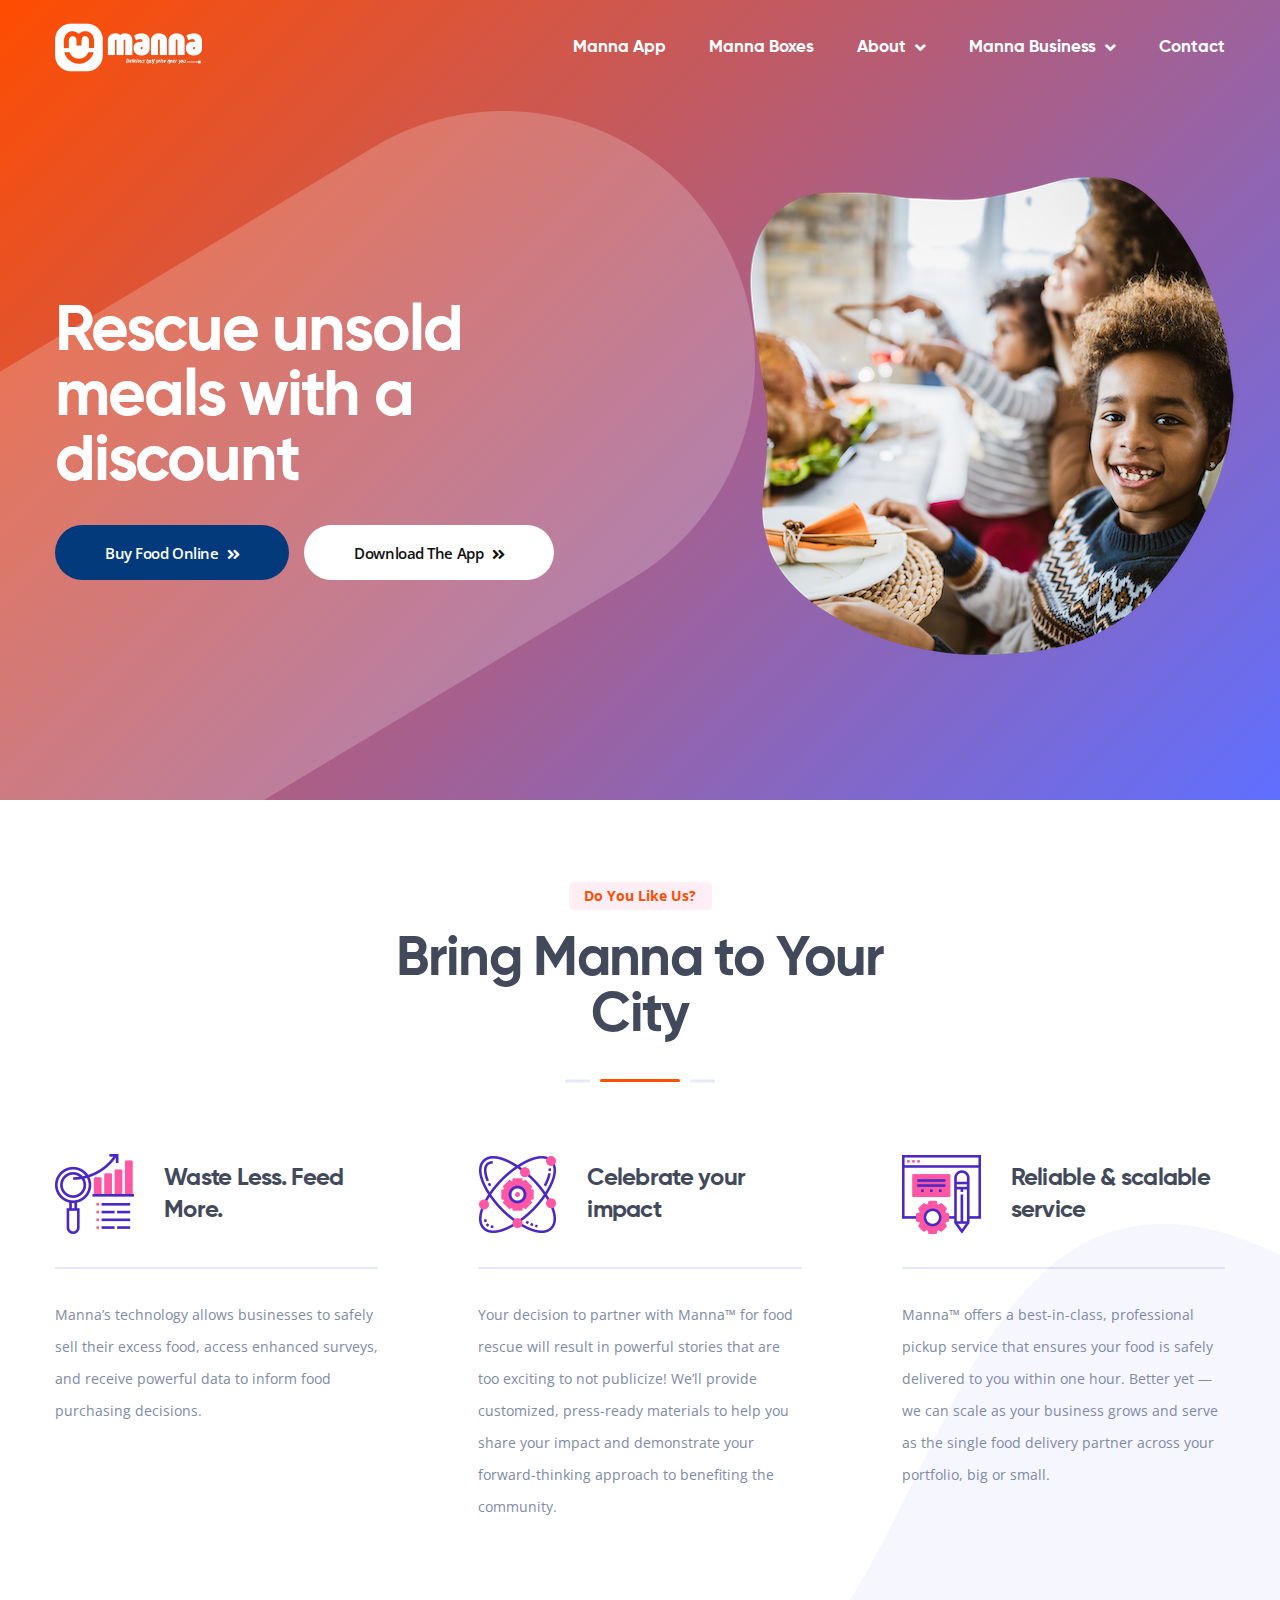
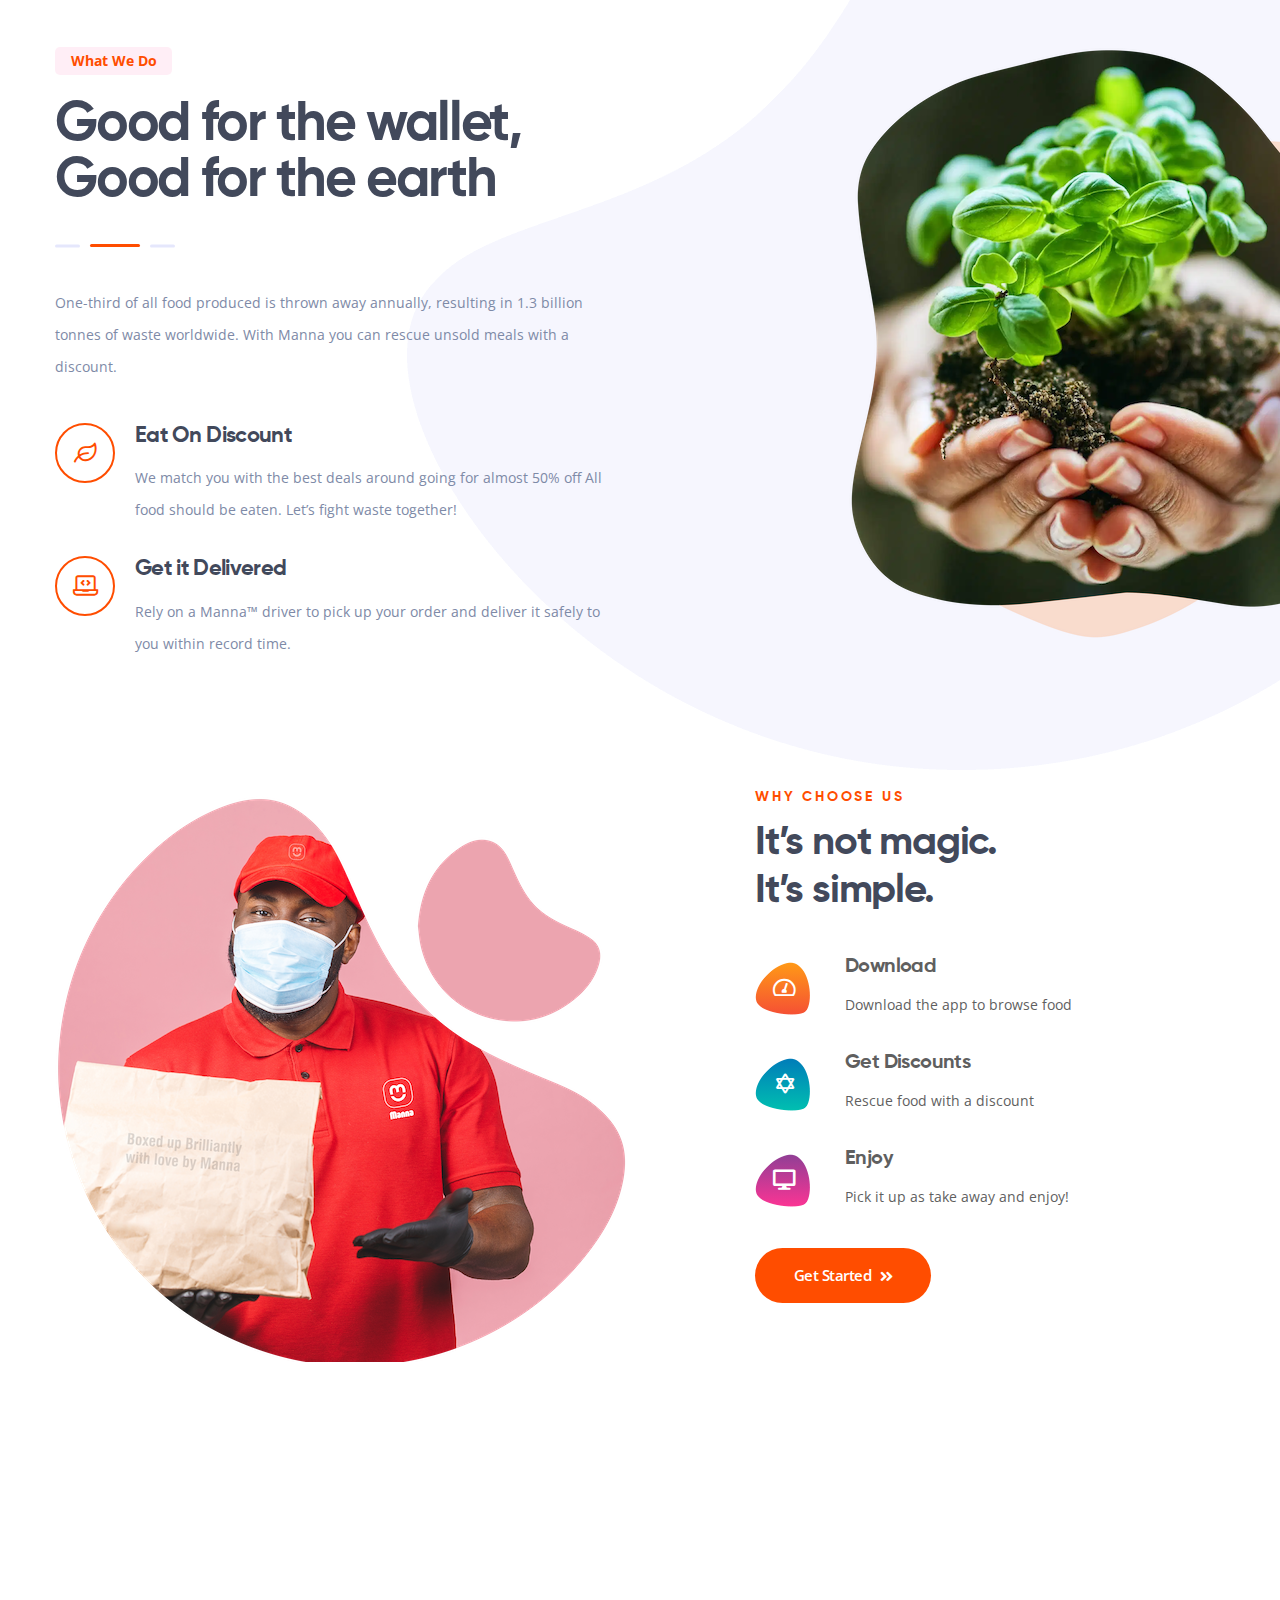
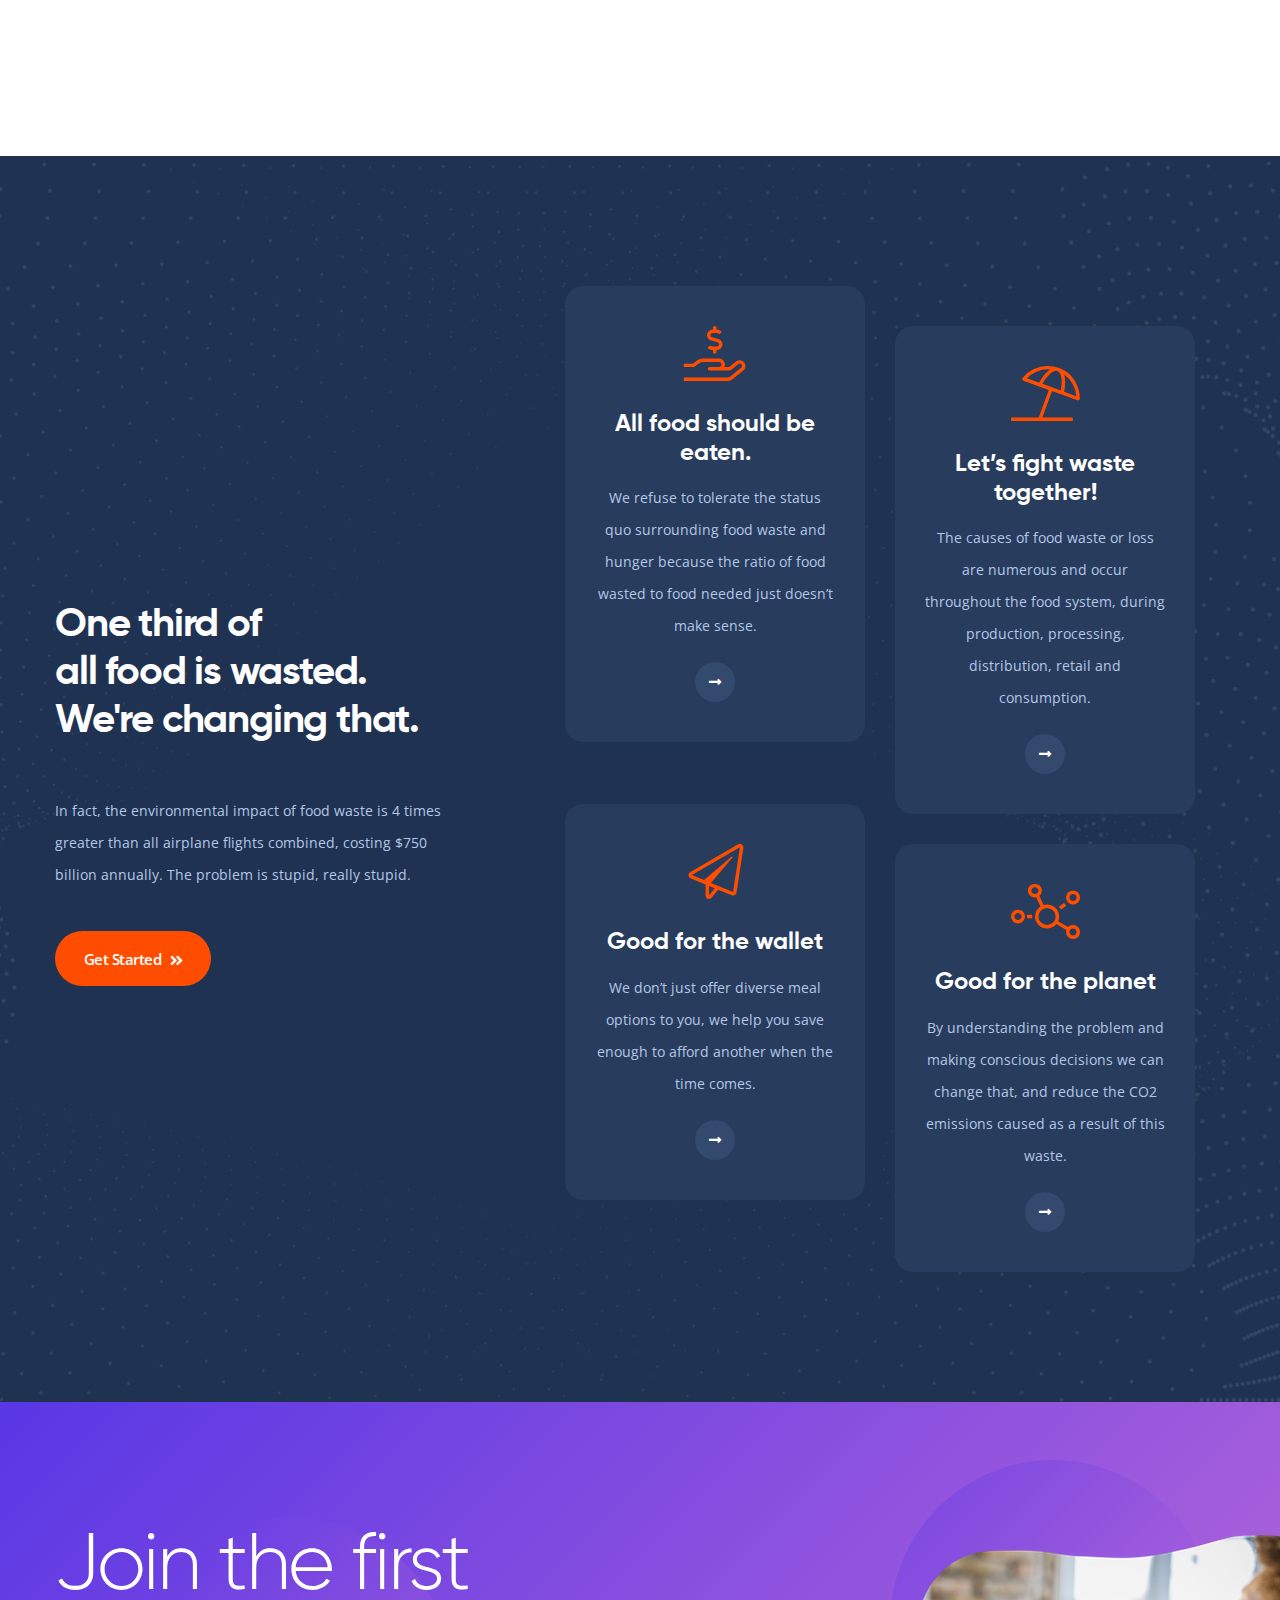
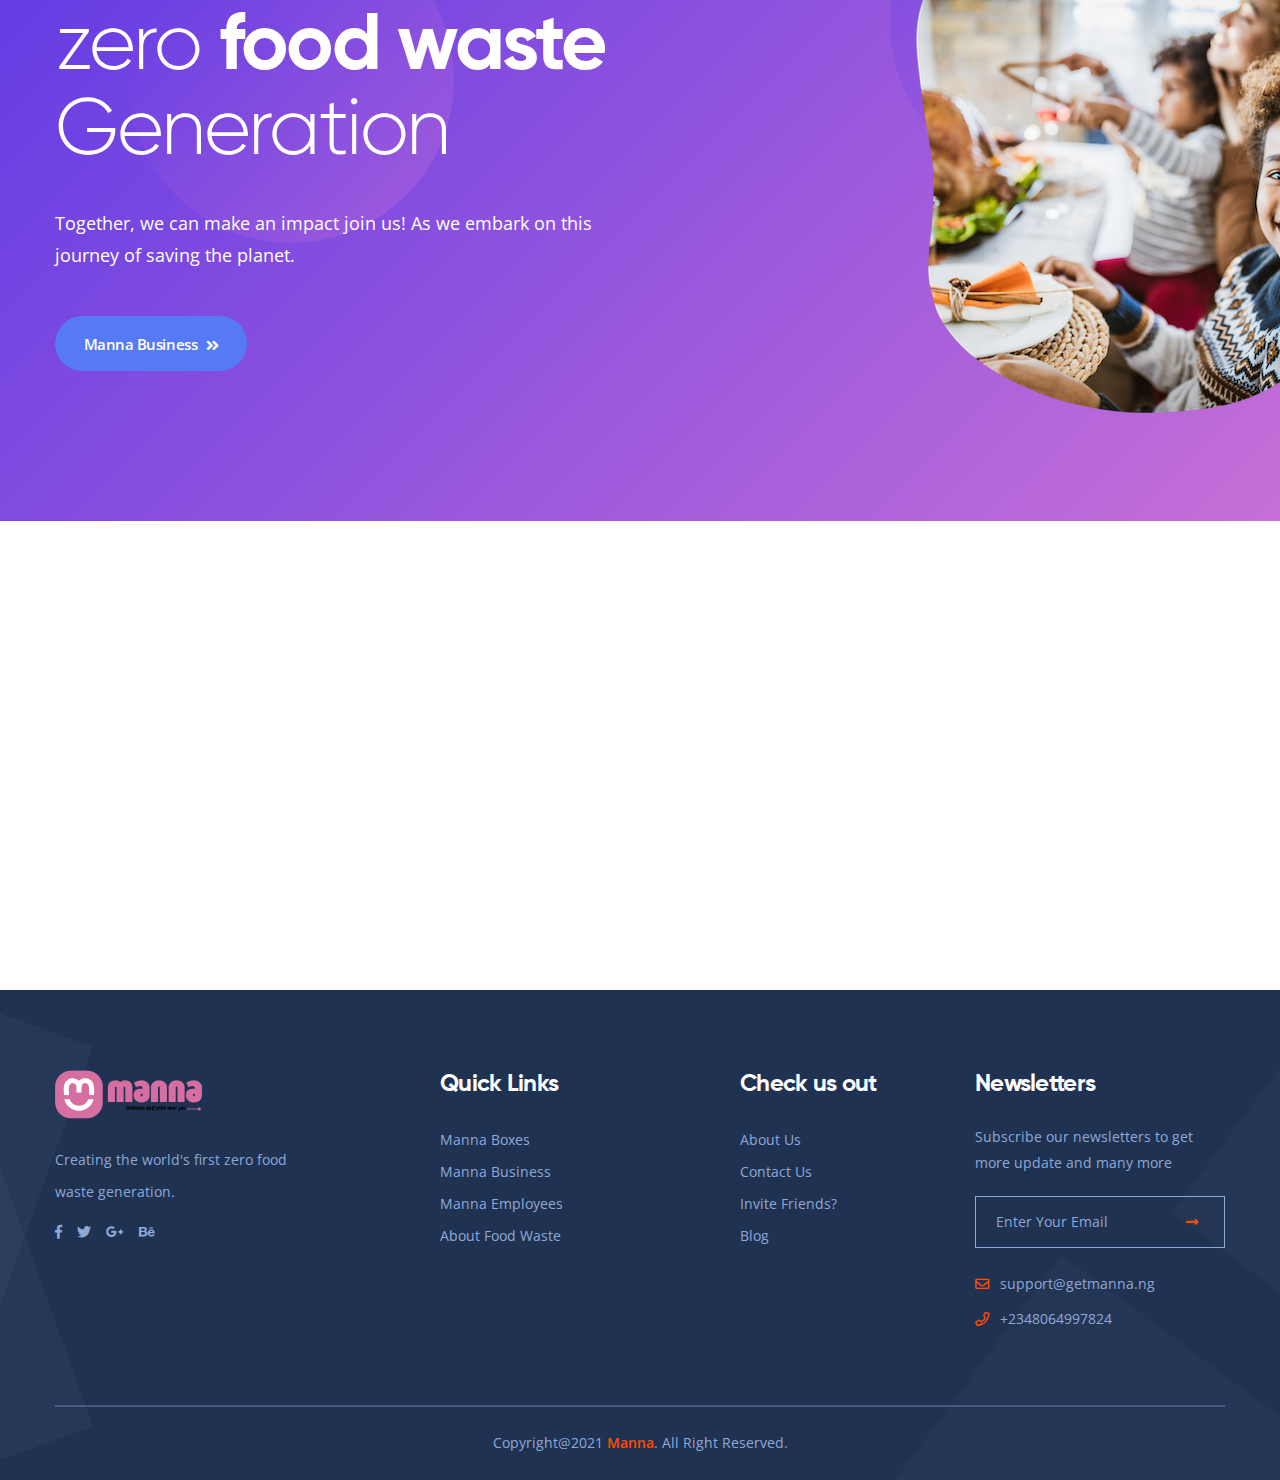
<file: index.html>
<!DOCTYPE html>
<html lang="en">

<head>
    <meta charset="UTF-8">
    <meta name="viewport" content="width=device-width, initial-scale=1.0">
    <meta http-equiv="X-UA-Compatible" content="ie=edge">
    <title>Manna App || Save food from being wasted</title>

    <link rel="apple-touch-icon" sizes="180x180" href="assets/images/favicons/apple-touch-icon.png">
    <link rel="icon" type="image/png" sizes="32x32" href="assets/images/favicons/favicon-32x32.png">
    <link rel="icon" type="image/png" sizes="16x16" href="assets/images/favicons/favicon-16x16.png">
    <link rel="manifest" href="assets/images/favicons/site.webmanifest">

    <!-- plugin scripts -->

    <link href="https://fonts.googleapis.com/css?family=Open+Sans:400,400i,500,600,700&display=swap" rel="stylesheet">

    <link rel="stylesheet" href="assets/css/gilroy-extrabold.css">
    <link rel="stylesheet" href="assets/css/gilroy-light.css">
    <link rel="stylesheet" href="assets/css/gilroy-semibold.css">
    <link rel="stylesheet" href="assets/css/gilroy-bold.css">

    <link rel="stylesheet" href="assets/css/animate.min.css">
    <link rel="stylesheet" href="assets/css/bootstrap.min.css">
    <link rel="stylesheet" href="assets/css/owl.carousel.min.css">
    <link rel="stylesheet" href="assets/css/owl.theme.default.min.css">
    <link rel="stylesheet" href="assets/css/magnific-popup.css">
    <link rel="stylesheet" href="assets/css/fontawesome-all.min.css">
    <link rel="stylesheet" href="assets/css/bootstrap-select.min.css">
    <link rel="stylesheet" href="assets/css/jquery.mCustomScrollbar.min.css">
    <link rel="stylesheet" href="assets/css/bootstrap-datepicker.min.css">

    <!-- template styles -->
    <link rel="stylesheet" href="assets/css/style.css">
    <link rel="stylesheet" href="assets/css/responsive.css">

</head>

<body>
    <div class="preloader">
        <img src="assets/images/loader.png" class="preloader__image" alt="">
    </div><!-- /.preloader -->
    <div class="page-wrapper">

        <div class="site-header-five__wrapper">
            <header class="site-header-two site-header-two__@@extra_class">
                <nav class="main-nav__two stricky">
                    <div class="container">
                        <div class="main-nav__logo-box">
                            <a href="/">
                                <img src="assets/images/logo-full-light.png" alt="">
                            </a>
                            <a href="#" class="side-menu__toggler"><span></span></a>
                        </div><!-- /.main-nav__logo-box -->
                        <div class="main-nav__main-navigation">
                            <ul class=" main-nav__navigation-box">
                                    <li>
                                        <a href="/">Manna App</a>
                                    </li>
                                    <li>
                                        <a href="/boxes">Manna Boxes</a>
                                    </li>
    
                                    <li class="dropdown">
                                        <a href="/about">About</a>
                                        <ul>
                                            <li>
                                                <div class="pad-5 flex">
                                                    <div class="pad-right">
                                                        <img src="assets/images/loader.png" alt="" width="50px">
                                                    </div>
                                                    <div >
                                                        <a href="/about" class="navA">About Manna </a>
                                                        <p class="lineN">Hey hso eo assakas iejk </p>
                                                    </div>
                                                </div>
                                            </li>
                                            <li>
                                                <div class="pad-5 flex">
                                                    <div class="pad-right">
                                                        <img src="assets/images/loader.png" alt="" width="50px">
                                                    </div>
                                                    <div>
                                                        <a href="/about-food" class="navA">About Food Waste</a>
                                                        <p class="lineN">Hey hso eo assakas iejk </p>
                                                    </div>
                                                </div>
                                            </li>
                                        </ul><!-- /.sub-menu -->
                                    </li>
    
                                    <li class="dropdown">
                                        <a href="/">Manna Business</a>
                                        <ul>
                                            <li>
                                                <div class="pad-5 flex">
                                                    <div class="pad-right">
                                                        <img src="assets/images/loader.png" alt="" width="50px">
                                                    </div>
                                                    <div>
                                                        <a href="/business" class="navA">Manna for Business</a>
                                                        <p class="lineN">Hey hso eo assakas iejk </p>
                                                    </div>
                                                </div>
                                            </li>
                                            <li>
                                                <div class="pad-5 flex">
                                                    <div class="pad-right">
                                                        <img src="assets/images/loader.png" alt="" width="50px">
                                                    </div>
                                                    <div>
                                                        <a href="/employees" class="navA">Manna for Employees</a>
                                                        <p class="lineN">Hey hso eo assakas iejk </p>
                                                    </div>
                                                </div>
                                            </li>
                                        </ul><!-- /.sub-menu -->
                                    </li>

                                    <li>
                                        <a href="/contact">Contact</a>
                                    </li>
                            </ul>
                        </div><!-- /.main-nav__main-navigation -->
                    </div><!-- /.container -->
                </nav><!-- /.main-nav__one -->

            </header><!-- /.site-header-one -->
        </div><!-- /.site-header-five__wrapper -->


        <section class="banner-five miBanner">
            <img src="assets/images/backgrounds/banner-bg-5-2.png" class="banner-five__bg-2" alt="">

            <img src="assets/images/newImages/img20.png" alt="" class="banner-five__moc">
            <div class="container">
                <div class="row">
                    <div class="col-xl-6">
                        <div class="banner-five__content">
                            <h3>Rescue unsold meals with a discount</h3>
                            <div class="banner-five__btn-block pad-30-top">
                                <a href="/about-food" class="thm-btn banner-five__btn-1">Buy food online <i class="fa fa-angle-double-right"></i></a><!-- /.thm-btn -->
                                <a href="#" class="thm-btn banner-five__btn-2">Download the app <i class="fa fa-angle-double-right"></i></a><!-- /.thm-btn -->
                            </div><!-- /.banner-five__btn-block -->
                        </div><!-- /.banner-five__content -->
                    </div><!-- /.col-lg-6 -->
                </div><!-- /.row -->
            </div><!-- /.container -->
        </section><!-- /.banner-five -->

        <section class="service-one">
            <div class="container pad-top">
                <div class="block-title text-center">
                    <p><span>Do You Like Us?</span></p>
                    <h3>Bring Manna to Your <br>
                        City</h3>
                    <div class="block-title__line"></div><!-- /.block-title__line -->
                </div><!-- /.block-title -->
                <div class="row high-gutter">
                    <div class="col-lg-4">
                        <div class="service-one__single">
                            <div class="service-one__top">
                                <div class="service-one__icon">
                                    <img src="assets/images/shapes/service-i-1.png" alt="">
                                </div><!-- /.service-one__icon -->
                                <div class="service-one__top-content">
                                    <h3><a href="#">Waste Less. Feed More.</a></h3>
                                </div><!-- /.service-one__top-content -->
                            </div><!-- /.service-one__top -->
                            <p>Manna’s technology allows businesses to safely sell their excess food, access enhanced surveys, and receive powerful data to inform food purchasing decisions.
                            </p>
                        </div><!-- /.service-one__single -->
                    </div><!-- /.col-lg-4 -->
                    <div class="col-lg-4">
                        <div class="service-one__single">
                            <div class="service-one__top">
                                <div class="service-one__icon">
                                    <img src="assets/images/shapes/service-i-2.png" alt="">
                                </div><!-- /.service-one__icon -->
                                <div class="service-one__top-content">
                                    <h3><a href="#">Celebrate your impact</a></h3>
                                </div><!-- /.service-one__top-content -->
                            </div><!-- /.service-one__top -->
                            <p>Your decision to partner with Manna™ for food rescue will result in powerful stories that are too exciting to not publicize! We’ll provide customized, press-ready materials to help you share your impact and demonstrate your forward-thinking approach to benefiting the community.</p>
                        </div><!-- /.service-one__single -->
                    </div><!-- /.col-lg-4 -->
                    <div class="col-lg-4">
                        <div class="service-one__single">
                            <div class="service-one__top">
                                <div class="service-one__icon">
                                    <img src="assets/images/shapes/service-i-3.png" alt="">
                                </div><!-- /.service-one__icon -->
                                <div class="service-one__top-content">
                                    <h3><a href="#">Reliable & scalable service</a></h3>
                                </div><!-- /.service-one__top-content -->
                            </div><!-- /.service-one__top -->
                            <p>Manna™ offers a best-in-class, professional pickup service that ensures your food is safely delivered to you within one hour. Better yet — we can scale as your business grows and serve as the single food delivery partner across your portfolio, big or small.</p>
                        </div><!-- /.service-one__single -->
                    </div><!-- /.col-lg-4 -->
                </div><!-- /.row -->
            </div><!-- /.container -->
        </section><!-- /.service-one -->

        <section class="about-two">
            <img src="assets/images/shapes/about-two-bg.png" alt="" class="about-two__bg">
            <div class="container">
                <img src="assets/images/newImages/img18.png" alt="" class="about-two__moc">
                <div class="row">
                    <div class="col-lg-6">
                        <div class="about-two__content">
                            <div class="block-title text-left">
                                <p><span>What We Do</span></p>
                                <h3>Good for the wallet,  <br> Good for the earth</h3>
                                <div class="block-title__line"></div><!-- /.block-title__line -->
                            </div><!-- /.block-title -->
                            <p>One-third of all food produced is thrown away annually, resulting in 1.3 billion tonnes of waste worldwide. With Manna you can rescue unsold meals with a discount.</p>
                            <div class="about-two__box">
                                <div class="about-two__box-icon">
                                    <i class="far fa-leaf"></i>
                                </div><!-- /.about-two__box-icon -->
                                <div class="about-two__box-content">
                                    <h3>Eat On Discount</h3>
                                    <p>We match you with the best deals around going for almost 50% off 
                                        All food should be eaten. Let’s fight waste together!
                                        </p>
                                </div><!-- /.about-two__box-content -->
                            </div><!-- /.about-two__box -->
                            <div class="about-two__box">
                                <div class="about-two__box-icon">
                                    <i class="far fa-laptop-code"></i>
                                </div><!-- /.about-two__box-icon -->
                                <div class="about-two__box-content">
                                    <h3>Get it Delivered</h3>
                                    <p>Rely on a Manna™ driver to pick up your order and deliver it safely to you within record time.
                                    </p>
                                </div><!-- /.about-two__box-content -->
                            </div><!-- /.about-two__box -->
                        </div><!-- /.about-two__content -->
                    </div><!-- /.col-lg-6 -->
                </div><!-- /.row -->
            </div><!-- /.container -->
        </section><!-- /.about-two -->

        <section class="cta-three">
            <div class="container">
                <div class="row">
                    <div class="col-lg-7 d-flex">
                        <div class="my-auto">
                            <div class="">
                                <!-- <img src="assets/images/shapes/cta-3-1-shape.png" alt="" class="cta-three__image-shape"> -->
                                <img src="assets/images/newImages/img19.png" alt="">
                            </div><!-- /.cta-three__image -->
                        </div><!-- /.my-auto -->
                    </div><!-- /.col-lg-7 -->
                    <div class="col-lg-5">
                        <div class="cta-three__content">
                            <div class="block-title-two text-left">
                                <p>why choose us</p>
                                <h3>It’s not magic. <br> It’s simple.</h3>
                            </div><!-- /.block-title-two -->
                            <div class="cta-three__box-wrap">
                                <div class="cta-three__box">
                                    <div class="cta-three__box-icon">
                                        <i class="far fa-tachometer"></i>
                                    </div><!-- /.cta-three__icon -->
                                    <div class="cta-three__box-content">
                                        <h3>Download</h3>
                                        <p>Download the app to browse food</p>
                                    </div><!-- /.cta-three__box-content -->
                                </div><!-- /.cta-three__box -->
                                <div class="cta-three__box">
                                    <div class="cta-three__box-icon">
                                        <i class="far fa-star-of-david"></i>
                                    </div><!-- /.cta-three__icon -->
                                    <div class="cta-three__box-content">
                                        <h3>Get Discounts</h3>
                                        <p>Rescue food with a discount</p>
                                    </div><!-- /.cta-three__box-content -->
                                </div><!-- /.cta-three__box -->
                                <div class="cta-three__box">
                                    <div class="cta-three__box-icon">
                                        <i class="fa fa-desktop"></i>
                                    </div><!-- /.cta-three__icon -->
                                    <div class="cta-three__box-content">
                                        <h3>Enjoy</h3>
                                        <p>Pick it up as take away and enjoy!</p>
                                    </div><!-- /.cta-three__box-content -->
                                </div><!-- /.cta-three__box -->
                            </div><!-- /.cta-three__box-wrap -->
                            <a href="#" class="thm-btn cta-three__btn">Get Started <i class="fa fa-angle-double-right"></i></a>
                            <!-- /.thm-btn cta-three__btn -->
                        </div><!-- /.cta-three__content -->
                    </div><!-- /.col-lg-5 -->
                </div><!-- /.row -->
            </div><!-- /.container -->
        </section><!-- /.cta-three -->

        <section class="funfact-one">
            <div class="container">
                <div class="row">
                    <div class="col-lg-4 col-md-6 wow fadeInUp" data-wow-duration="1500ms">
                        <div class="funfact-one__single">
                            <div class="funfact-one__icon">
                                <i class="far fa-user-alt"></i>
                            </div><!-- /.funfact-one__icon -->
                            <h3><span class="counter">1200</span><!-- /.counter -->+</h3>
                            <p>tonnes of food rescued</p>
                        </div><!-- /.funfact-one__single -->
                    </div><!-- /.col-lg-3 col-md-6 -->
                    <div class="col-lg-4 col-md-6 wow fadeInUp" data-wow-duration="1500ms">
                        <div class="funfact-one__single">
                            <div class="funfact-one__icon">
                                <i class="far fa-heart"></i>
                            </div><!-- /.funfact-one__icon -->
                            <h3><span class="counter">4000</span><!-- /.counter -->+</h3>
                            <p>meals saved</p>
                        </div><!-- /.funfact-one__single -->
                    </div><!-- /.col-lg-3 col-md-6 -->
                    <div class="col-lg-4 col-md-6 wow fadeInUp" data-wow-duration="1500ms">
                        <div class="funfact-one__single">
                            <div class="funfact-one__icon">
                                <i class="far fa-cloud-download"></i>
                            </div><!-- /.funfact-one__icon -->
                            <h3><span class="counter">1800</span><!-- /.counter -->
                            </h3>
                            <p>tonnes of CO2 saved</p>
                        </div><!-- /.funfact-one__single -->
                    </div><!-- /.col-lg-3 col-md-6 -->
                </div><!-- /.row -->
            </div><!-- /.container -->
        </section><!-- /.funfact-one -->

        <section class="service-two" style="background-image: url(assets/images/shapes/dotted-patter-1.png);">
            <div class="container">
                <div class="row">
                    <div class="col-lg-5 d-flex">
                        <div class="my-auto">
                            <div class="service-two__block">
                                <div class="block-title-two text-left">
                                    <h3>One third of <br>
                                    all food is wasted. <br>
                                    We're changing that.</h3>
                                </div><!-- /.block-title-two -->
                                <p>In fact, the environmental impact of food waste is 4 times greater than all airplane flights combined, costing $750 billion annually. The problem is stupid, really stupid.</p>
                                <a href="#" class="thm-btn">Get Started <i class="fa fa-angle-double-right"></i></a>
                                <!-- /.thm-btn -->
                            </div><!-- /.service-two__block -->
                        </div><!-- /.my-auto -->
                    </div><!-- /.col-lg-5 -->
                    <div class="col-lg-7">
                        <div class="service-two__box-wrap">
                            <div class="row">
                                <div class="col-md-6">
                                    <div class="service-two__single js-tilt">
                                        <div class="service-two__single-image"></div>
                                        <!-- /.service-two__single-image -->
                                        <div class="service-two__single-inner">
                                            <i class="fal fa-hand-holding-usd"></i>
                                            <h3><a href="#">All food should be eaten.</a></h3>
                                            <p>We refuse to tolerate the status quo surrounding food waste and hunger because the ratio of food wasted to food needed just doesn’t make sense.</p>
                                            <a href="#" class="service-two__link"><i class="fa fa-long-arrow-alt-right"></i></a>
                                            <!-- /.service-two__link -->
                                        </div><!-- /.service-two__single-inner -->
                                    </div><!-- /.service-two__single -->
                                </div><!-- /.col-md-6 -->
                                <div class="col-md-6">
                                    <div class="service-two__single js-tilt">
                                        <div class="service-two__single-image"></div>
                                        <!-- /.service-two__single-image -->
                                        <div class="service-two__single-inner">
                                            <i class="fal fa-umbrella-beach"></i>
                                            <h3><a href="#">Let’s fight waste together!</a></h3>
                                            <p>The causes of food waste or loss are numerous and occur throughout the food system, during production, processing, distribution, retail and consumption.</p>
                                            <a href="#" class="service-two__link"><i class="fa fa-long-arrow-alt-right"></i></a>
                                            <!-- /.service-two__link -->
                                        </div><!-- /.service-two__single-inner -->
                                    </div><!-- /.service-two__single -->
                                </div><!-- /.col-md-6 -->
                                <div class="col-md-6">
                                    <div class="service-two__single js-tilt">
                                        <div class="service-two__single-image"></div>
                                        <!-- /.service-two__single-image -->
                                        <div class="service-two__single-inner">
                                            <i class="fal fa-paper-plane"></i>
                                            <h3><a href="#">Good for the wallet</a></h3>
                                            <p>We don’t just offer diverse meal options to you, we help you save enough to afford another when the time comes.</p>
                                            <a href="#" class="service-two__link"><i class="fa fa-long-arrow-alt-right"></i></a>
                                            <!-- /.service-two__link -->
                                        </div><!-- /.service-two__single-inner -->
                                    </div><!-- /.service-two__single -->
                                </div><!-- /.col-md-6 -->
                                <div class="col-md-6">
                                    <div class="service-two__single js-tilt">
                                        <div class="service-two__single-image"></div>
                                        <!-- /.service-two__single-image -->
                                        <div class="service-two__single-inner">
                                            <i class="fal fa-chart-network"></i>
                                            <h3><a href="#">Good for the planet</a></h3>
                                            <p>By understanding the problem and making conscious decisions we can change that, and reduce the CO2 emissions caused as a result of this waste.</p>
                                            <a href="#" class="service-two__link"><i class="fa fa-long-arrow-alt-right"></i></a>
                                            <!-- /.service-two__link -->
                                        </div><!-- /.service-two__single-inner -->
                                    </div><!-- /.service-two__single -->
                                </div><!-- /.col-md-6 -->
                            </div><!-- /.row -->
                        </div><!-- /.service-two__box-wrap -->
                    </div><!-- /.col-lg-7 -->
                </div><!-- /.row -->
            </div><!-- /.container -->
        </section><!-- /.service-two -->

        <!-- <section class="brand-one brand-one__home-two">
            <div class="container">
                <div class="block-title-two text-center">
                    <p>our clients</p>
                    <h3>Some amazing people  <br> partnering with us </h3>
                </div>
                <div class="brand-one__carousel owl-carousel owl-theme thm__owl-carousel" data-options='{"loop": true, "autoplay": true, "autoplayTimeout": 5000, "items": 6, "margin": 150, "smartSpeed": 700, "nav": false, "dots": false, "responsive": { "0": { "items": 2, "margin": 15 },"575": { "items": 3, "margin": 30 },"767": { "items": 3, "margin": 30 }, "991": { "items": 4, "margin": 30 }, "1199": { "items": 4, "margin": 75 }, "1200": { "items": 6 } }}'>
                    <div class="item">
                        <img src="assets/images/brand/brand-2-1.png" alt="">
                    </div>
                    <div class="item">
                        <img src="assets/images/brand/brand-2-2.png" alt="">
                    </div>
                    <div class="item">
                        <img src="assets/images/brand/brand-2-3.png" alt="">
                    </div>
                    <div class="item">
                        <img src="assets/images/brand/brand-2-4.png" alt="">
                    </div>
                    <div class="item">
                        <img src="assets/images/brand/brand-2-5.png" alt="">
                    </div>
                    <div class="item">
                        <img src="assets/images/brand/brand-2-6.png" alt="">
                    </div>
                    <div class="item">
                        <img src="assets/images/brand/brand-2-1.png" alt="">
                    </div>
                    <div class="item">
                        <img src="assets/images/brand/brand-2-2.png" alt="">
                    </div>
                </div>
            </div>
        </section> -->

        <section class="banner-three">
            <div class="banner-three__circle-1"></div><!-- /.banner-three__circle-1 -->
            <div class="banner-three__circle-2"></div><!-- /.banner-three__circle-2 -->

            <img src="assets/images/newImages/img20.png" alt="" class="banner-three__moc">
            <div class="container">
                <div class="row">
                    <div class="col-xl-6 col-lg-9">
                        <div class="banner-three__content">
                            <h3>Join the first zero <span>food waste</span> <br> Generation</h3>
                            <p>Together, we can make an impact join us! As we embark on this journey of saving the planet.</p>
                            <a href="#" class="thm-btn banner-three__btn">Manna Business <i class="fa fa-angle-double-right"></i></a><!-- /.thm-btn banner-three__btn -->
                        </div><!-- /.banner-three__content -->
                    </div><!-- /.col-lg-6 -->
                </div><!-- /.row -->
            </div><!-- /.container -->
        </section><!-- /.banner-three -->

        <section class="cta-one">
            <div class="container pad-top">
                <div class="inner-container wow fadeInUp" data-wow-duration="1500ms">
                    <div class="cta-one__left">
                        <h3>Download the app</h3>
                        <p>Turn unsold meals into new customers and revenue.</p>
                    </div><!-- /.cta-one__left -->
                    <div class="cta-one__right">
                        <a href="#" class="thm-btn cta-one__btn">Download from Store <i class="fa fa-angle-double-right"></i></a>
                        <!-- /.thm-btn cta-one__btn -->
                    </div><!-- /.cta-one__right -->
                </div><!-- /.inner-container -->
            </div><!-- /.container -->
        </section><!-- /.cta-one -->


        <div class="site-footer-two">
            <img src="assets/images/shapes/footer-shape-2-1.png" alt="" class="site-footer-two__shape-1">
            <img src="assets/images/shapes/footer-shape-2-2.png" alt="" class="site-footer-two__shape-2">
            <div class="site-footer-two__upper">
                <div class="container">
                    <div class="row">
                        <div class="col-xl-3 col-lg-6">
                            <div class="footer-widget footer-widget__about">
                                <a href="/">
                                    <img src="assets/images/logo-2-2.png" alt="">
                                </a>
                                <p>Creating the world's first zero food waste generation.</p>
                                <div class="footer-widget__social">
                                    <a href="#"><i class="fab fa-facebook-f"></i></a>
                                    <a href="#"><i class="fab fa-twitter"></i></a>
                                    <a href="#"><i class="fab fa-google-plus-g"></i></a>
                                    <a href="#"><i class="fab fa-behance"></i></a>
                                </div><!-- /.footer-widget__social -->
                            </div><!-- /.footer-widget footer-widget__about -->
                        </div><!-- /.col-lg-3 -->
                        <div class="col-xl-3 col-lg-6">
                            <div class="footer-widget footer-widget__links">
                                <h3 class="footer-widget__title">Quick Links</h3><!-- /.footer-widget__title -->
                                <ul class="footer-widget__links-list list-unstyled">
                                    <li><a href="/boxes">Manna Boxes</a></li>
                                    <li><a href="/business">Manna Business</a></li>
                                    <li><a href="/employees">Manna Employees</a></li>
                                    <li><a href="/about-food">About Food Waste</a></li>
                                </ul><!-- /.footer-widget__links-list -->
                            </div><!-- /.footer-widget footer-widget__post -->
                        </div><!-- /.col-lg-3 -->
                        <div class="col-xl-3 col-lg-6">
                            <div class="footer-widget footer-widget__links">
                                <h3 class="footer-widget__title">Check us out</h3><!-- /.footer-widget__title -->
                                <ul class="footer-widget__links-list list-unstyled">
                                    <li><a href="/about">About Us</a></li>
                                    <li><a href="/contact">Contact Us</a></li>
                                    <li><a href="/invite">Invite Friends?</a></li>
                                    <li><a href="/blog">Blog</a></li>
                                </ul><!-- /.footer-widget__links-list -->
                            </div><!-- /.footer-widget footer-widget__post -->
                        </div><!-- /.col-lg-3 -->
                        <div class="col-xl-3 col-lg-6">
                            <div class="footer-widget footer-widget__contact">
                                <h3 class="footer-widget__title">Newsletters</h3><!-- /.footer-widget__title -->
                                <p>Subscribe our newsletters to get more
                                    update and many more</p>
                                <form action="#" class="footer__mc-form">
                                    <input type="text" placeholder="Enter Your Email">
                                    <button type="submit"><i class="fa fa-long-arrow-alt-right"></i></button>
                                </form><!-- /.footer__mc-form -->
                                <ul class="footer-widget__contact-list list-unstyled">
                                    <li>
                                        <i class="far fa-envelope"></i>
                                        <a href="mailto:support@gmail.com">support@getmanna.ng</a>
                                    </li>
                                    <li>
                                        <i class="far fa-phone"></i>
                                        <a href="tel:+823-654-445-64">+2348064997824</a>
                                    </li>
                                </ul><!-- /.footer-widget__contact-list -->
                            </div><!-- /.footer-widget footer-widget__post -->
                        </div><!-- /.col-lg-3 -->
                    </div><!-- /.row -->
                </div><!-- /.container -->
            </div><!-- /.site-footer-two__upper -->
            <div class="site-footer-two__bottom">
                <div class="container">
                    <p>Copyright@2021 <a href="#">Manna</a>. All Right Reserved.</p>
                </div><!-- /.container -->
            </div><!-- /.site-footer-two__bottom -->
        </div><!-- /.site-footer-two -->


    </div><!-- /.page-wrapper -->


    <a href="#" data-target="html" class="scroll-to-target scroll-to-top"><i class="fa fa-angle-up"></i></a>


    <div class="side-menu__block">


        <div class="side-menu__block-overlay custom-cursor__overlay">
            <div class="cursor"></div>
            <div class="cursor-follower"></div>
        </div><!-- /.side-menu__block-overlay -->
        <div class="side-menu__block-inner ">
            <div class="side-menu__top justify-content-end">

                <a href="#" class="side-menu__toggler side-menu__close-btn"><img src="assets/images/shapes/close-1-1.png" alt=""></a>
            </div><!-- /.side-menu__top -->


            <nav class="mobile-nav__container">
                <!-- content is loading via js -->
            </nav>
            <div class="side-menu__sep"></div><!-- /.side-menu__sep -->
            <div class="side-menu__content">
                <p>Creating the world's first zero food waste generation. </p>
                <p><a href="mailto:support@getmanna.ng">support@getmanna.ng</a> <br> <a href="tel:+2348064997824">888 999 0000</a></p>
                <div class="side-menu__social">
                    <a class="fab fa-facebook-f" href="#"></a>
                    <a class="fab fa-twitter" href="#"></a>
                    <a class="fab fa-instagram" href="#"></a>
                    <a class="fab fa-pinterest-p" href="#"></a>
                </div>
            </div><!-- /.side-menu__content -->
        </div><!-- /.side-menu__block-inner -->
    </div><!-- /.side-menu__block -->



    <div class="search-popup" style="display: none;">
        <div class="search-popup__overlay custom-cursor__overlay">
            <div class="cursor"></div>
            <div class="cursor-follower"></div>
        </div><!-- /.search-popup__overlay -->
        <div class="search-popup__inner">
            <form action="#" class="search-popup__form">
                <input type="text" name="search" placeholder="Type here to Search....">
                <button type="submit"><i class="fa fa-search"></i></button>
            </form>
        </div><!-- /.search-popup__inner -->
    </div><!-- /.search-popup -->


    <script src="assets/js/jquery.min.js"></script>
    <script src="assets/js/bootstrap.bundle.min.js"></script>
    <script src="assets/js/owl.carousel.min.js"></script>
    <script src="assets/js/waypoints.min.js"></script>
    <script src="assets/js/jquery.counterup.min.js"></script>
    <script src="assets/js/TweenMax.min.js"></script>
    <script src="assets/js/wow.js"></script>
    <script src="assets/js/jquery.magnific-popup.min.js"></script>
    <script src="assets/js/jquery.ajaxchimp.min.js"></script>
    <script src="assets/js/jquery.validate.min.js"></script>
    <script src="assets/js/bootstrap-select.min.js"></script>
    <script src="assets/js/jquery.mCustomScrollbar.concat.min.js"></script>
    <script src="assets/js/bootstrap-datepicker.min.js"></script>
    <script src="assets/js/isotope.js"></script>
    <script src="assets/js/tilt.jquery.min.js"></script>

    <!-- template scripts -->
    <script src="assets/js/theme.js"></script>
</body>

</html>
</file>
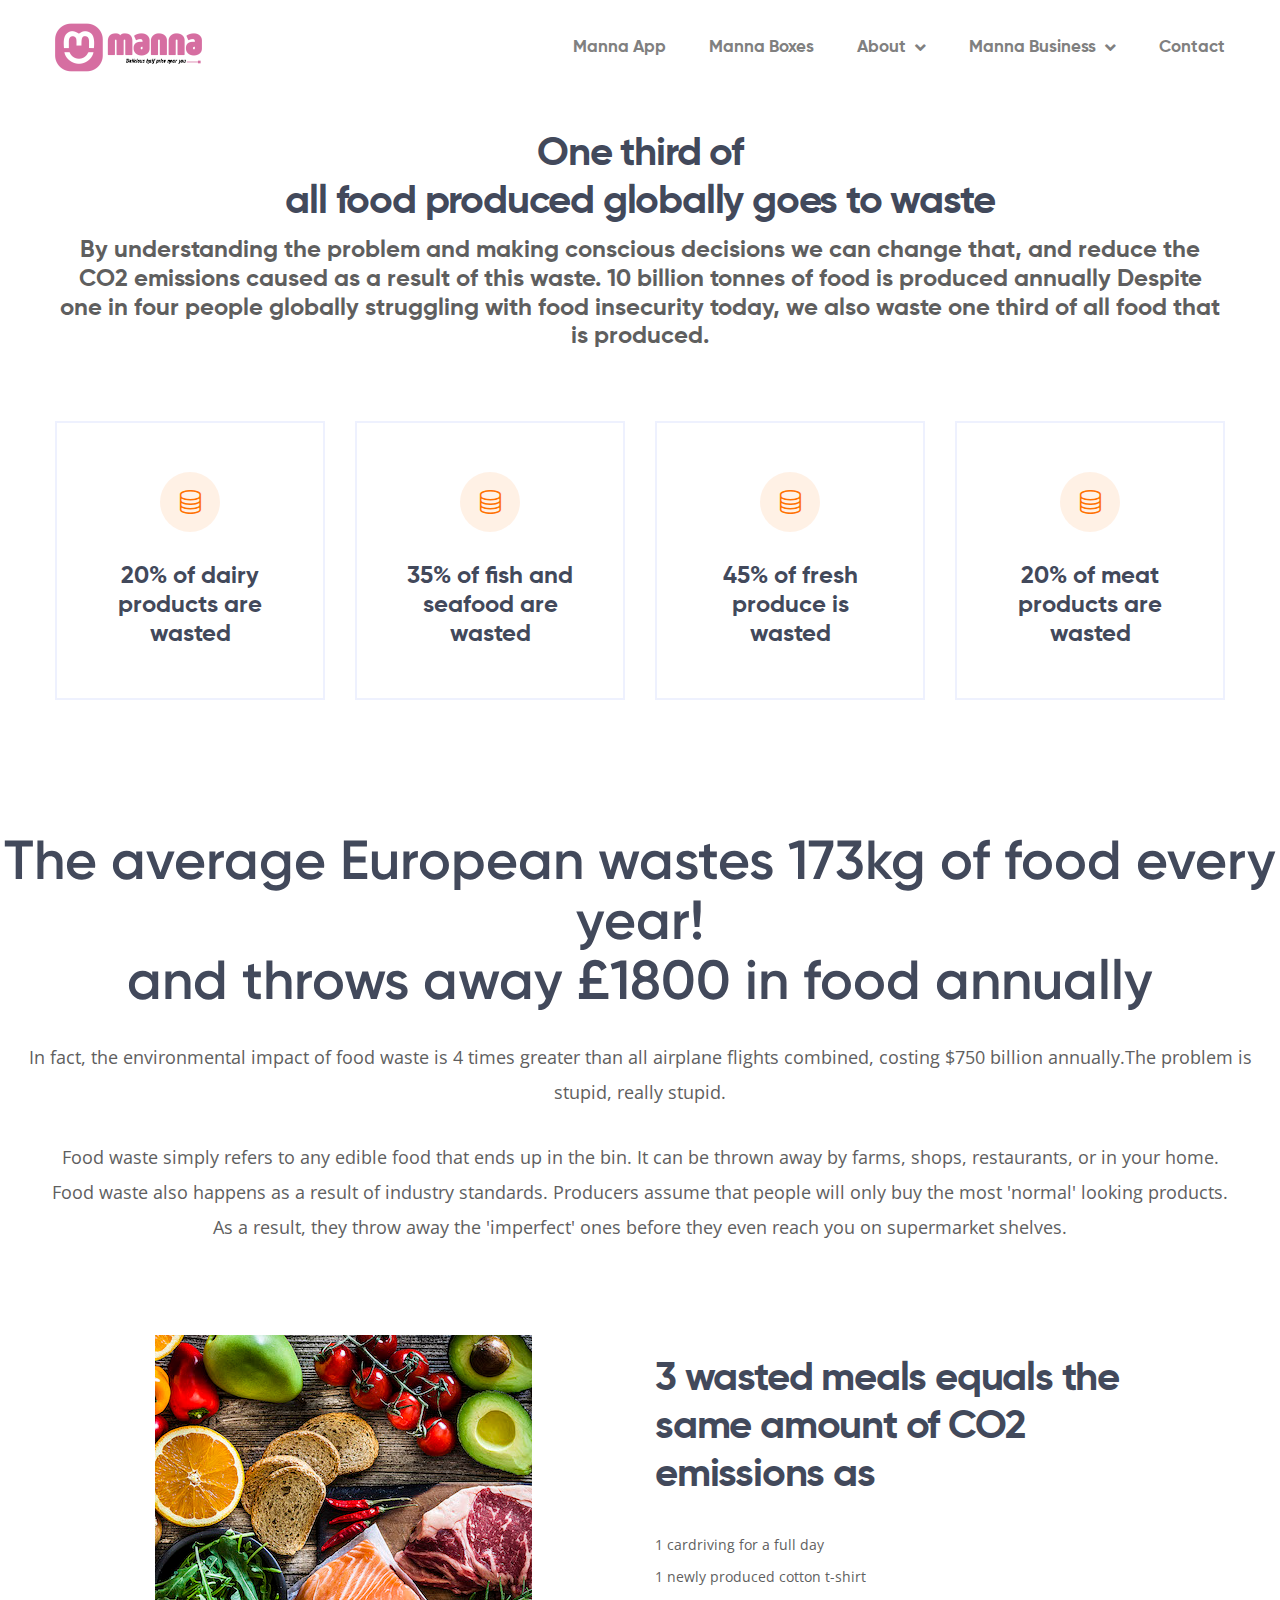
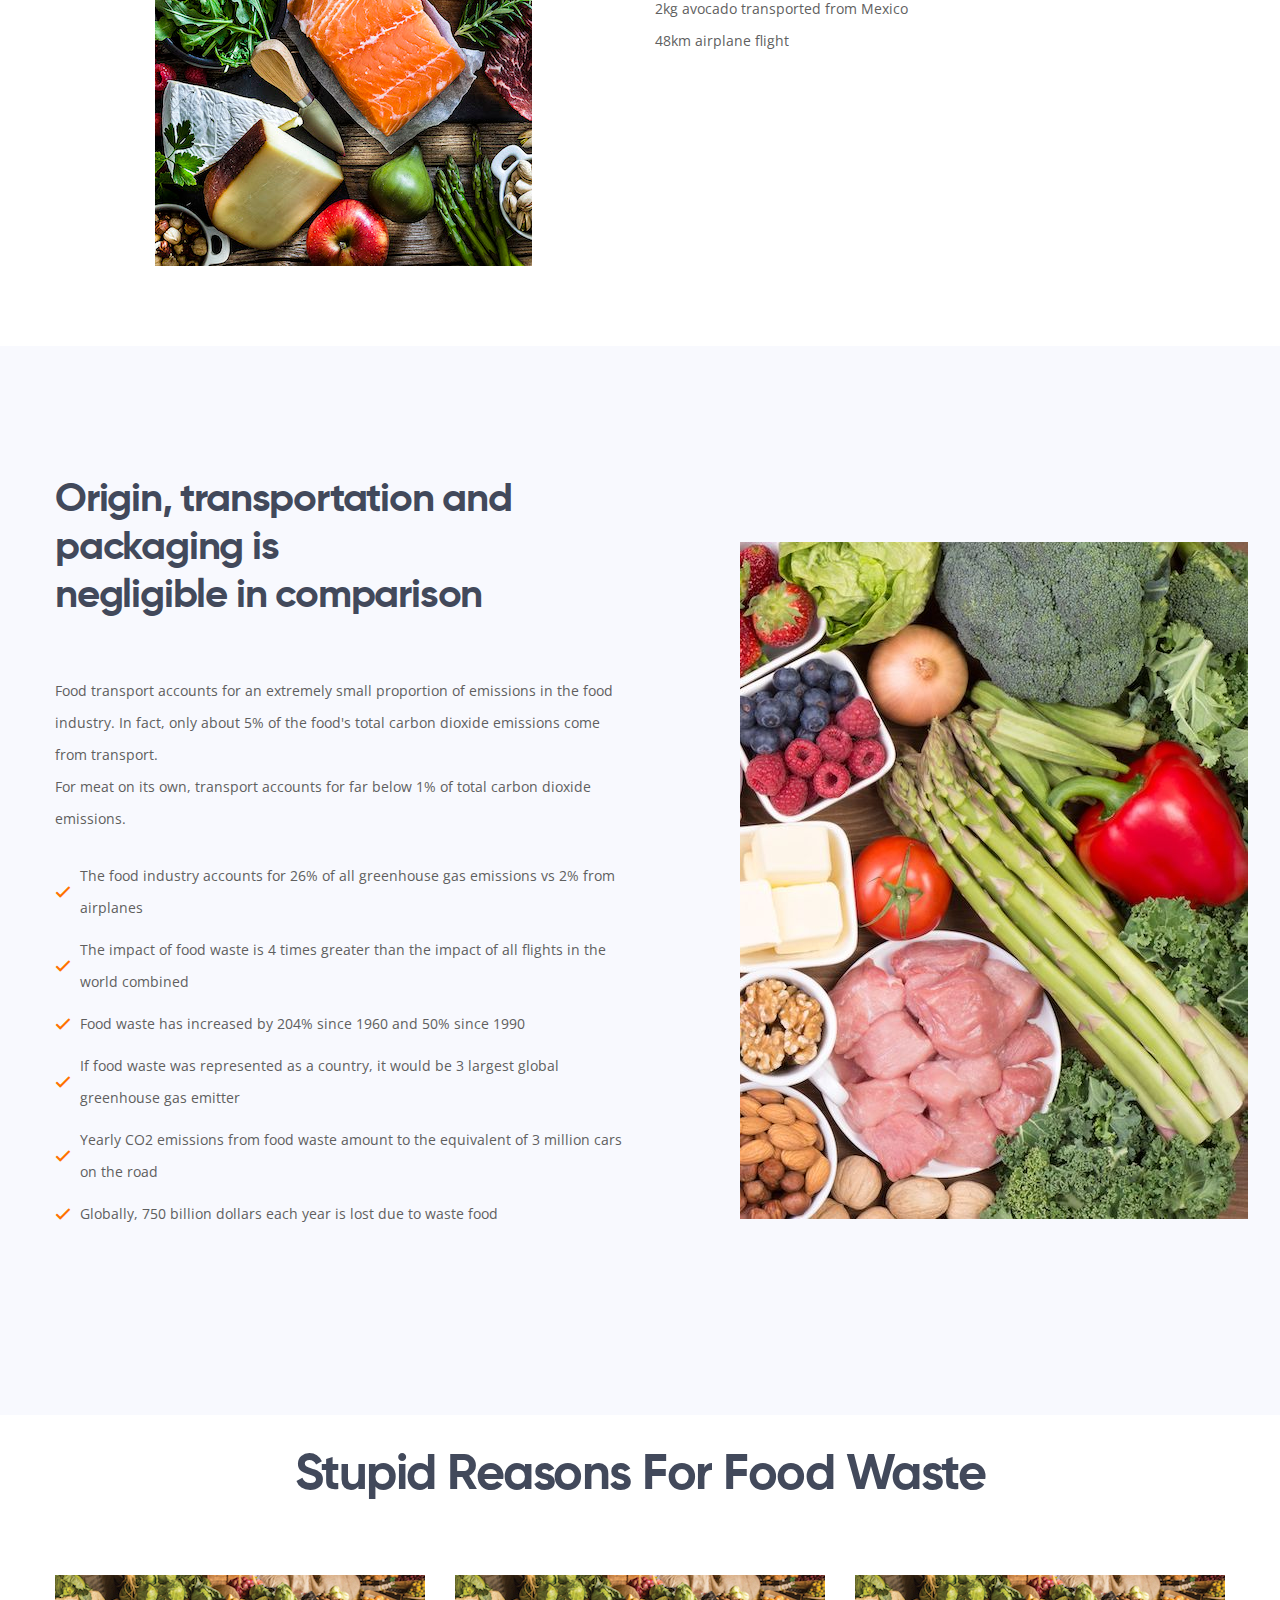
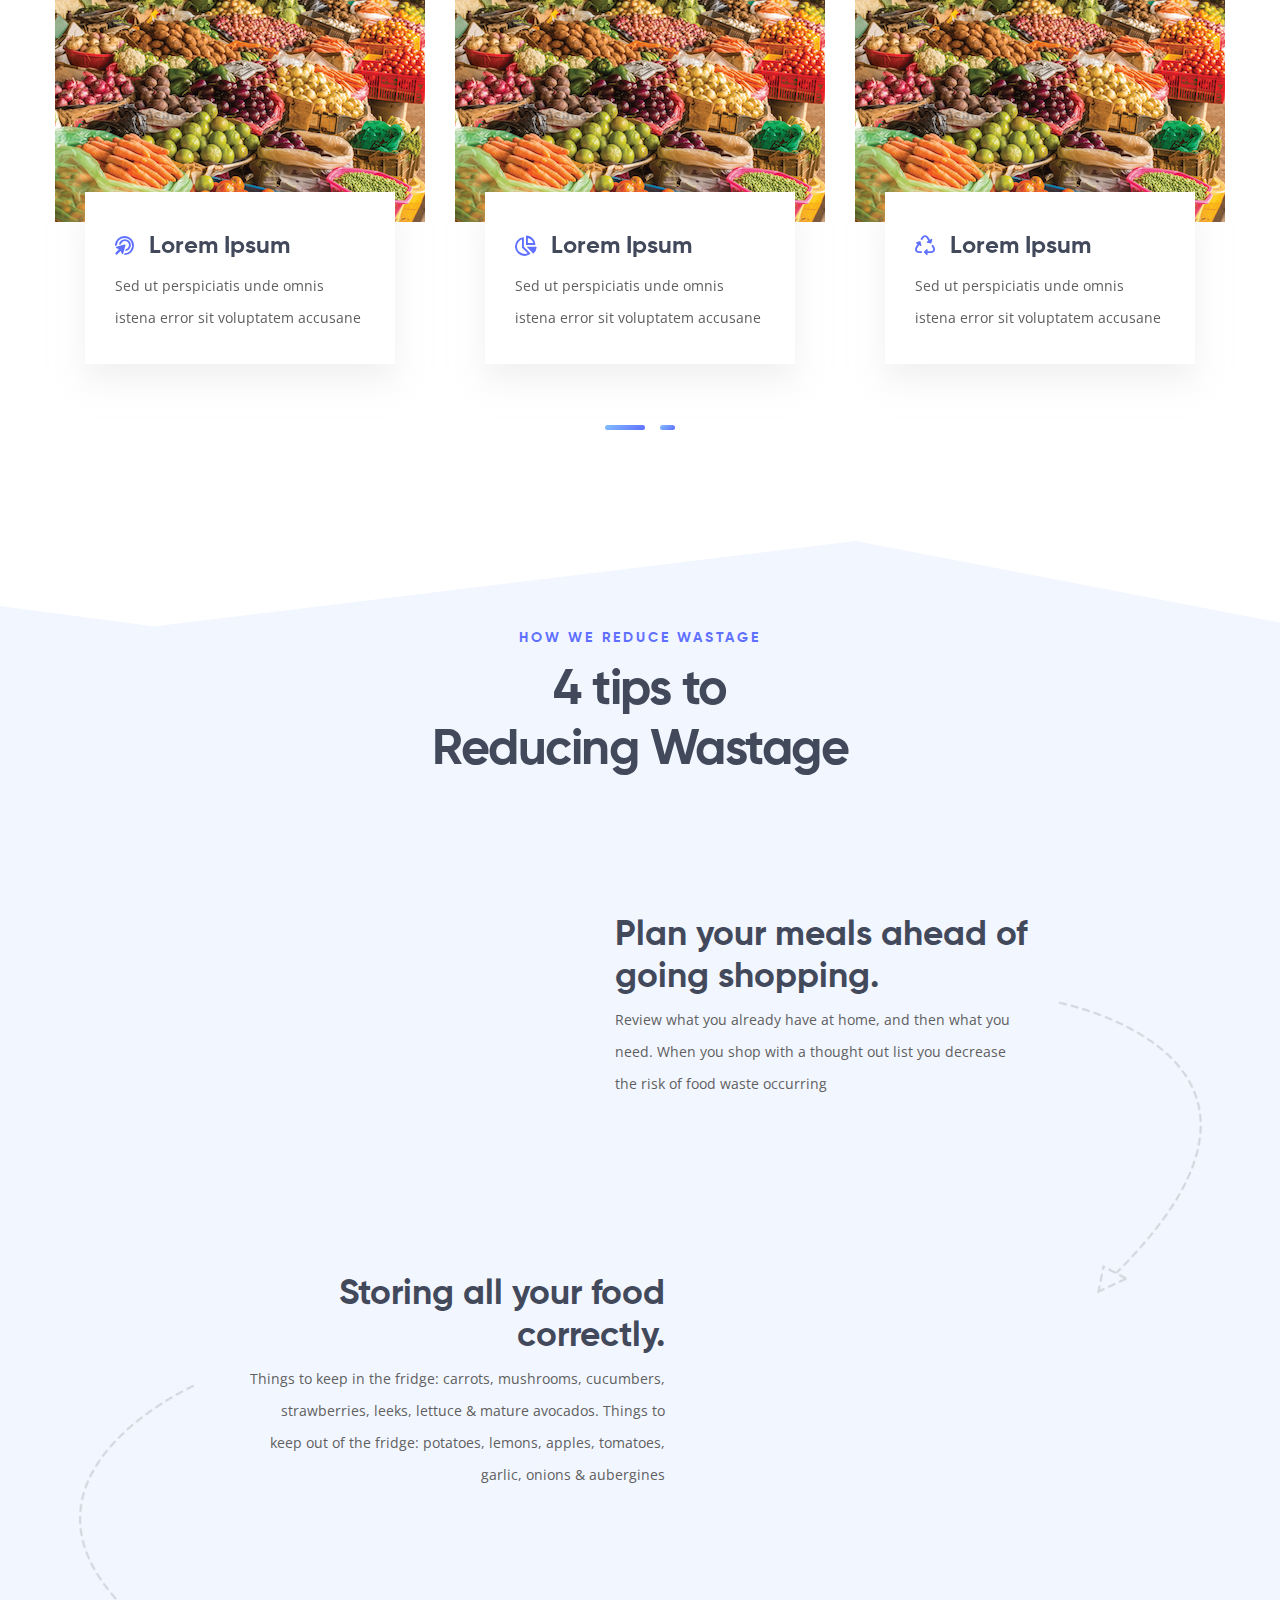
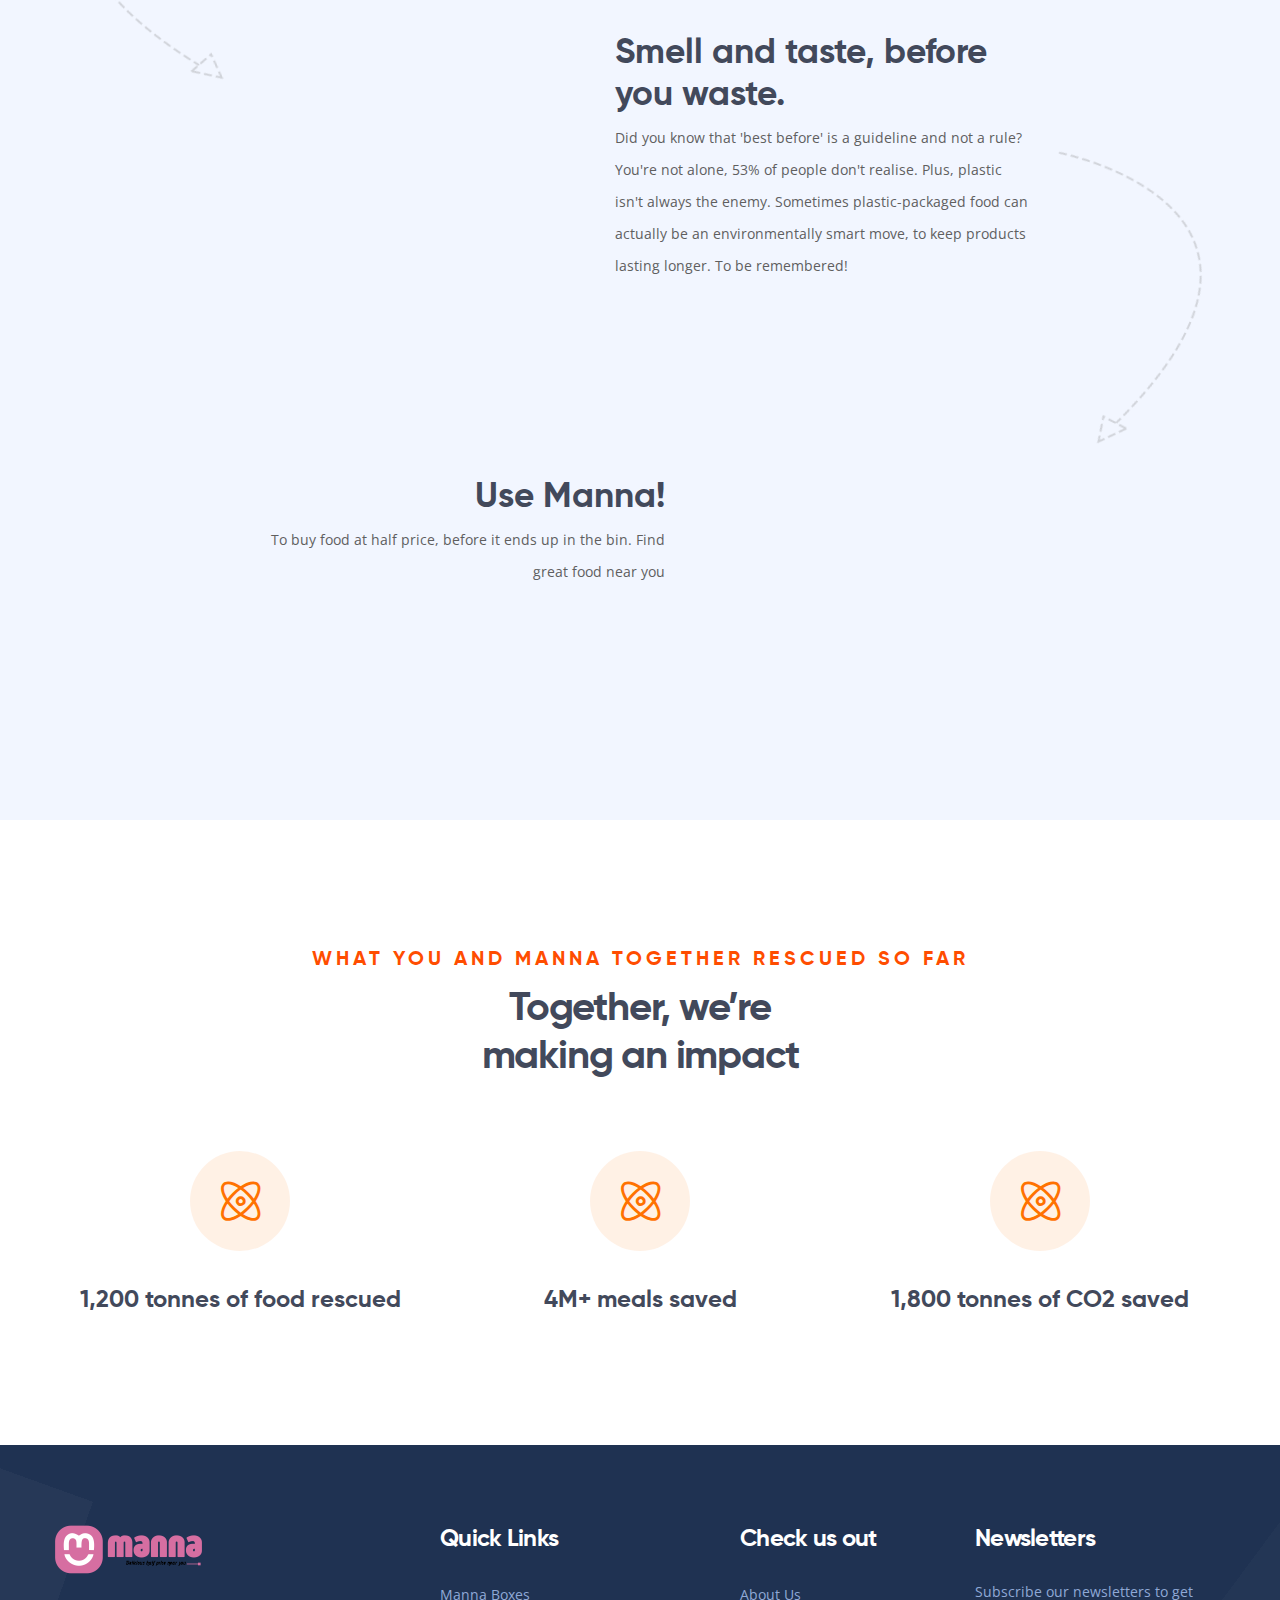
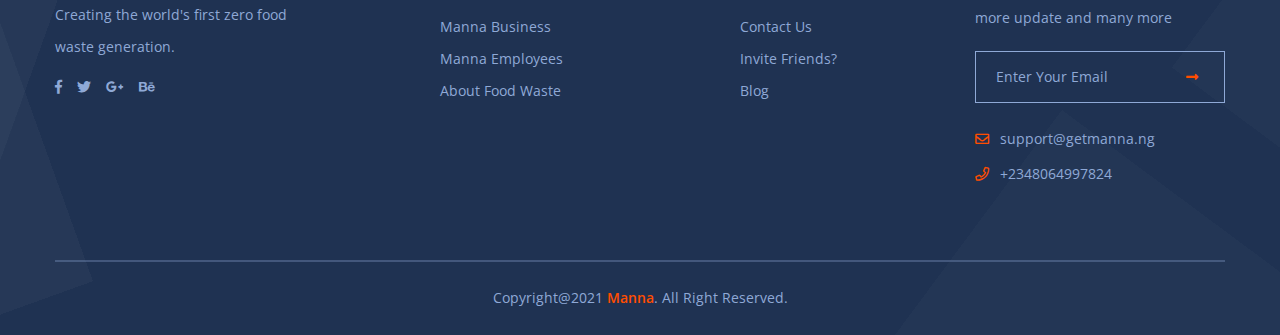
<file: about-food/index.html>
<!DOCTYPE html>
<html lang="en">

<head>
    <meta charset="UTF-8">
    <meta name="viewport" content="width=device-width, initial-scale=1.0">
    <meta http-equiv="X-UA-Compatible" content="ie=edge">
    <title>Manna App || Save food from being wasted</title>

    <link rel="apple-touch-icon" sizes="180x180" href="../assets/images/favicons/apple-touch-icon.png">
    <link rel="icon" type="image/png" sizes="32x32" href="../assets/images/favicons/favicon-32x32.png">
    <link rel="icon" type="image/png" sizes="16x16" href="../assets/images/favicons/favicon-16x16.png">
    <link rel="manifest" src="../assets/images/favicons/site.webmanifest">

    <!-- plugin scripts -->

    <link href="https://fonts.googleapis.com/css?family=Open+Sans:400,400i,500,600,700&display=swap" rel="stylesheet">

    <link rel="stylesheet" href="../assets/css/gilroy-extrabold.css">
    <link rel="stylesheet" href="../assets/css/gilroy-light.css">
    <link rel="stylesheet" href="../assets/css/gilroy-semibold.css">
    <link rel="stylesheet" href="../assets/css/gilroy-bold.css">

    <link rel="stylesheet" href="../assets/css/animate.min.css">
    <link rel="stylesheet" href="../assets/css/bootstrap.min.css">
    <link rel="stylesheet" href="../assets/css/owl.carousel.min.css">
    <link rel="stylesheet" href="../assets/css/owl.theme.default.min.css">
    <link rel="stylesheet" href="../assets/css/magnific-popup.css">
    <link rel="stylesheet" href="../assets/css/fontawesome-all.min.css">
    <link rel="stylesheet" href="../assets/css/bootstrap-select.min.css">
    <link rel="stylesheet" href="../assets/css/jquery.mCustomScrollbar.min.css">
    <link rel="stylesheet" href="../assets/css/bootstrap-datepicker.min.css">

    <!-- template styles -->
    <link rel="stylesheet" href="../assets/css/style.css">
    <link rel="stylesheet" href="../assets/css/responsive.css">

</head>

<body>
    <div class="preloader">
        <img src="../assets/images/loader.png" class="preloader__image" alt="">
    </div><!-- /.preloader -->
    <div class="page-wrapper">

        <div class="site-header-five__wrapper secondHeader">
            <header class="site-header-two site-header-two__@@extra_class">
                <nav class="main-nav__two stricky">
                    <div class="container">
                        <div class="main-nav__logo-box">
                            <a href="/">
                                <img src="../assets/images/logo-2-2.png" alt="">
                            </a>
                            <a href="#" class="side-menu__toggler"><span></span></a>
                        </div><!-- /.main-nav__logo-box -->
                        <div class="main-nav__main-navigation">
                            <ul class=" main-nav__navigation-box">
                                    <li>
                                        <a href="/">Manna App</a>
                                    </li>
                                    <li>
                                        <a href="/boxes">Manna Boxes</a>
                                    </li>
    
                                    <li class="dropdown">
                                        <a href="/about">About</a>
                                        <ul>
                                            <li><a href="/about">About Manna </a></li>
                                            <li><a href="/about-food">About Food Waste</a></li>
                                        </ul><!-- /.sub-menu -->
                                    </li>
    
                                    <li class="dropdown">
                                        <a href="/">Manna Business</a>
                                        <ul>
                                            <li><a href="/business">Manna for Business</a></li>
                                            <li><a href="/employees">Manna for Employees</a></li>
                                        </ul><!-- /.sub-menu -->
                                    </li>

                                    <li>
                                        <a href="/contact">Contact</a>
                                    </li>
                            </ul>
                        </div><!-- /.main-nav__main-navigation -->
                    </div><!-- /.container -->
                </nav><!-- /.main-nav__one -->

            </header><!-- /.site-header-one -->
        </div><!-- /.site-header-five__wrapper -->

        <section class="service-three">
            <div class="container">
                <div class="block-title-two text-center">
                    <h3>One third of <br> all food produced globally goes to waste</h3>
                    <h4 class="pad-10-top">By understanding the problem and making conscious decisions we can change that, and reduce the CO2 emissions caused as a result of this waste. 10 billion tonnes of food is produced annually
                        Despite one in four people globally struggling with food insecurity today, we also waste one third of all food that is produced.</h4>
                </div><!-- /.block-title-two text-center -->
                <div class="row">
                    <div class="col-xl-3 col-lg-6">
                        <div class="service-three__single">
                            <i class="fal fa-database"></i>
                            <h3>20% of dairy products are wasted</h3>
                        </div><!-- /.service-three__single -->
                    </div><!-- /.col-lg-3 col-md-6 -->
                    <div class="col-xl-3 col-lg-6">
                        <div class="service-three__single">
                            <i class="fal fa-database"></i>
                            <h3>35% of fish and seafood are wasted</h3>
                        </div><!-- /.service-three__single -->
                    </div><!-- /.col-lg-3 col-md-6 -->
                    <div class="col-xl-3 col-lg-6">
                        <div class="service-three__single">
                            <i class="fal fa-database"></i>
                            <h3>45% of fresh produce is wasted</h3>
                        </div><!-- /.service-three__single -->
                    </div><!-- /.col-lg-3 col-md-6 -->
                    <div class="col-xl-3 col-lg-6">
                        <div class="service-three__single">
                            <i class="fal fa-database"></i>
                            <h3>20% of meat products are wasted</h3>
                        </div><!-- /.service-three__single -->
                    </div><!-- /.col-lg-3 col-md-6 -->
                </div><!-- /.row -->
            </div><!-- /.container -->
        </section><!-- /.service-three -->

        <section class="cta-eight text-center">
            <div class="cta-eight__content">
                <h3>The average European wastes 173kg of food every year! <br> and throws away £1800 in food annually</h3>
                <p>In fact, the environmental impact of food waste is 4 times greater than all airplane flights combined, costing $750 billion annually.The problem is stupid, really stupid.</p>
                <p>Food waste simply refers to any edible food that ends up in the bin. It can be thrown away by farms, shops, restaurants, or in your home. <br> Food waste also happens as a result of industry standards. Producers assume that people will only buy the most 'normal' looking products. <br> As a result, they throw away the 'imperfect' ones before they even reach you on supermarket shelves.</p>
            </div><!-- /.cta-eight__content -->
        </section><!-- /.cta-eight -->

        <section class="about-three pad-top">
            <div class="container">
                <div class="row">
                    <div class="col-lg-6">
                        <img src="../assets/images/newImages/img9.jpg" class="about-three__moc" alt="">
                    </div><!-- /.col-lg-6 -->
                    <div class="col-lg-6">
                        <div class="about-three__content">
                            <div class="block-title-two text-left">
                                <h3>3 wasted meals equals the same amount of CO2 emissions as</h3>
                            </div><!-- /.block-title-two -->
                            <p>1 cardriving for a full day <br> 1 newly produced cotton t-shirt <br> 2kg avocado transported from Mexico <br> 48km airplane flight</p>
                            <!-- /.thm-btn about-three__btn -->
                        </div><!-- /.about-three__content -->
                    </div><!-- /.col-lg-6 -->
                </div><!-- /.row -->
            </div><!-- /.container -->
        </section><!-- /.about-three -->

        <section class="about-five">
            <div class="container">
                <div class="row align-items-center">
                    <div class="col-lg-6">
                        <div class="about-five__content">
                            <div class="block-title-two text-left">
                                <h3>Origin, transportation and packaging is <br> negligible in comparison</h3>
                            </div><!-- /.block-title-two -->
                            <p>Food transport accounts for an extremely small proportion of emissions in the food industry. In fact, only about 5% of the food's total carbon dioxide emissions come from transport. <br> For meat on its own, transport accounts for far below 1% of total carbon dioxide emissions.</p>
                            <ul class="about-five__list list-unstyled">
                                <li>
                                    <i class="far fa-check"></i>
                                    The food industry accounts for 26% of all greenhouse gas emissions vs 2% from airplanes 
                                </li>
                                <li>
                                    <i class="far fa-check"></i>
                                    The impact of food waste is 4 times greater than the impact of all flights in the world combined
                                </li>
                                <li>
                                    <i class="far fa-check"></i>
                                    Food waste has increased by 204% since 1960 and 50% since 1990
                                </li>
                                <li>
                                    <i class="far fa-check"></i>
                                    If food waste was represented as a country, it would be 3 largest global greenhouse gas emitter
                                </li>
                                <li>
                                    <i class="far fa-check"></i>
                                    Yearly CO2 emissions from food waste amount to the equivalent of 3 million cars on the road
                                </li>
                                <li>
                                    <i class="far fa-check"></i>
                                    Globally, 750 billion dollars each year is lost due to waste food
                                </li>
                            </ul><!-- /.about-five__list list-unstyled -->
                        </div><!-- /.about-five__content -->
                    </div><!-- /.col-lg-6 -->
                    <div class="col-lg-6">
                        <div class="about-five__image">
                            <img src="../assets/images/newImages/img10.jpg" alt="">
                        </div><!-- /.about-five__image -->
                    </div><!-- /.col-lg-6 -->
                </div><!-- /.row -->
            </div><!-- /.container -->
        </section><!-- /.about-five -->

        <section class="service-six">
            <div class="container">
                <div class="block-title-two text-center block-title-two__home-five">
                    <h3>Stupid Reasons For Food Waste</h3>
                </div><!-- /.block-title-two -->
                <div class="service-six__carousel thm__owl-carousel owl-carousel owl-theme" data-options='{
            "loop": true, "items": 3, "nav": false, "margin": 30, "autoplay": true, "autoplayTimeout": 5000, "autoplayHoverPause": true, "dots": true, "smartSpeed": 700, "responsive": {
                "0": { "items": 1 },
                "991": { "items": 2 }, 
                "1199": { "items": 2 },
                "1200": { "items": 3 }
            }
        }'>

                    <div class="item">
                        <div class="service-six__single">
                            <div class="service-six__image">
                                <img src="../assets/images/newImages/img11.jpg" alt="">
                            </div><!-- /.service-six__image -->
                            <div class="service-six__content">
                                <h3><i class="far fa-bullseye-pointer"></i> <a href="#">Lorem Ipsum</a></h3>
                                <p>Sed ut perspiciatis unde omnis istena error sit voluptatem accusane </p>
                            </div><!-- /.service-six__content -->
                        </div><!-- /.service-six__single -->
                    </div><!-- /.item -->
                    <div class="item">
                        <div class="service-six__single">
                            <div class="service-six__image">
                                <img src="../assets/images/newImages/img11.jpg" alt="">
                            </div><!-- /.service-six__image -->
                            <div class="service-six__content">
                                <h3><i class="far fa-chart-pie"></i> <a href="#">Lorem Ipsum</a></h3>
                                <p>Sed ut perspiciatis unde omnis istena error sit voluptatem accusane </p>
                            </div><!-- /.service-six__content -->
                        </div><!-- /.service-six__single -->
                    </div><!-- /.item -->
                    <div class="item">
                        <div class="service-six__single">
                            <div class="service-six__image">
                                <img src="../assets/images/newImages/img11.jpg" alt="">
                            </div><!-- /.service-six__image -->
                            <div class="service-six__content">
                                <h3><i class="far fa-recycle"></i> <a href="#">Lorem Ipsum</a></h3>
                                <p>Sed ut perspiciatis unde omnis istena error sit voluptatem accusane </p>
                            </div><!-- /.service-six__content -->
                        </div><!-- /.service-six__single -->
                    </div><!-- /.item -->

                    <div class="item">
                        <div class="service-six__single">
                            <div class="service-six__image">
                                <img src="../assets/images/newImages/img11.jpg" alt="">
                            </div><!-- /.service-six__image -->
                            <div class="service-six__content">
                                <h3><i class="far fa-bullseye-pointer"></i> <a href="#">Lorem Ipsum</a></h3>
                                <p>Sed ut perspiciatis unde omnis istena error sit voluptatem accusane </p>
                            </div><!-- /.service-six__content -->
                        </div><!-- /.service-six__single -->
                    </div><!-- /.item -->
                </div><!-- /.service-six__carousel thm__owl-carousel owl-carousel owl-theme -->
            </div><!-- /.container -->
        </section><!-- /.service-six -->
        
        <section class="step-one">
            <div class="container">
                <div class="block-title-two text-center block-title-two__home-five">
                    <p>How we reduce wastage</p>
                    <h3>4 tips to <br> Reducing Wastage</h3>
                </div><!-- /.block-title-two -->
                <div class="step-one__single">
                    <div class="step-one__image wow fadeInLeft" data-wow-duration="1500ms">
                        <div class="step-one__image-inner">
                            <div class="step-one__counter">
                                Step <span></span>
                            </div><!-- /.step-one__counter -->
                            <img src="../assets/images/newImages/img14.jpg" alt="">
                        </div><!-- /.step-one__image-inner -->
                    </div><!-- /.step-one__image -->
                    <div class="step-one__content">
                        <h3>Plan your meals ahead of going shopping.</h3>
                        <p>Review what you already have at home, and then what you need. When you shop with a thought out list you decrease the risk of food waste occurring </p>
                    </div><!-- /.step-one__content -->
                </div><!-- /.step-one__single -->
                <div class="step-one__single">
                    <div class="step-one__image wow fadeInRight" data-wow-duration="1500ms">
                        <div class="step-one__image-inner">
                            <div class="step-one__counter">
                                Step <span></span>
                            </div><!-- /.step-one__counter -->
                            <img src="../assets/images/newImages/img13.jpg" alt="">
                        </div><!-- /.step-one__image-inner -->
                    </div><!-- /.step-one__image -->
                    <div class="step-one__content">
                        <h3>Storing all your food correctly.</h3>
                        <p>Things to keep in the fridge: carrots, mushrooms, cucumbers, strawberries, leeks, lettuce & mature avocados. Things to keep out of the fridge: potatoes, lemons, apples, tomatoes, garlic, onions & aubergines</p>
                    </div><!-- /.step-one__content -->
                </div><!-- /.step-one__single -->
                <div class="step-one__single">
                    <div class="step-one__image wow fadeInLeft" data-wow-duration="1500ms">
                        <div class="step-one__image-inner">
                            <div class="step-one__counter">
                                Step <span></span>
                            </div><!-- /.step-one__counter -->
                            <img src="../assets/images/newImages/img12.jpg" alt="">
                        </div><!-- /.step-one__image-inner -->
                    </div><!-- /.step-one__image -->
                    <div class="step-one__content">
                        <h3>Smell and taste, before you waste.</h3>
                        <p>Did you know that 'best before' is a guideline and not a rule? You're not alone, 53% of people don't realise. Plus, plastic isn't always the enemy. Sometimes plastic-packaged food can actually be an environmentally smart move, to keep products lasting longer. To be remembered!</p>
                    </div><!-- /.step-one__content -->
                </div><!-- /.step-one__single -->
                <div class="step-one__single">
                    <div class="step-one__image wow fadeInRight" data-wow-duration="1500ms">
                        <div class="step-one__image-inner">
                            <div class="step-one__counter">
                                Step <span></span>
                            </div><!-- /.step-one__counter -->
                            <img src="../assets/images/newImages/img13.jpg" alt="">
                        </div><!-- /.step-one__image-inner -->
                    </div><!-- /.step-one__image -->
                    <div class="step-one__content">
                        <h3>Use Manna!</h3>
                        <p>To buy food at half price, before it ends up in the bin. Find great food near you</p>
                    </div><!-- /.step-one__content -->
                </div><!-- /.step-one__single -->
            </div><!-- /.container -->
        </section><!-- /.step-one -->

        <section class="service-seven">
            <div class="container">
                <div class="block-title-two text-center">
                    <p>What you and Manna together rescued so far</p>
                    <h3>Together, we’re <br> making an impact </h3>
                </div><!-- /.block-title-two -->
                <div class="row">
                    <div class="col-lg-4 col-md-6">
                        <div class="service-three__single service-seven__single">
                            <div class="service-three__icon">
                                <i class="fal fa-atom-alt"></i>
                            </div><!-- /.service-three__icon -->
                            <h3>1,200 tonnes of food rescued</h3>
                        </div><!-- /.service-three__single -->
                    </div><!-- /.col-lg-4 col-md-6 -->
                    <div class="col-lg-4 col-md-6">
                        <div class="service-three__single service-seven__single">
                            <div class="service-three__icon">
                                <i class="fal fa-atom-alt"></i>
                            </div><!-- /.service-three__icon -->
                            <h3>4M+ meals saved </h3>
                        </div><!-- /.service-three__single -->
                    </div><!-- /.col-lg-4 col-md-6 -->
                    <div class="col-lg-4 col-md-6">
                        <div class="service-three__single service-seven__single">
                            <div class="service-three__icon">
                                <i class="fal fa-atom-alt"></i>
                            </div><!-- /.service-three__icon -->
                            <h3>1,800 tonnes of CO2 saved </h3>
                        </div><!-- /.service-three__single -->
                    </div><!-- /.col-lg-4 col-md-6 -->
                </div><!-- /.row -->
            </div><!-- /.container -->
        </section><!-- /.service-seven -->

        <div class="site-footer-two">
            <img src="../assets/images/shapes/footer-shape-2-1.png" alt="" class="site-footer-two__shape-1">
            <img src="../assets/images/shapes/footer-shape-2-2.png" alt="" class="site-footer-two__shape-2">
            <div class="site-footer-two__upper">
                <div class="container">
                    <div class="row">
                        <div class="col-xl-3 col-lg-6">
                            <div class="footer-widget footer-widget__about">
                                <a href="/">
                                    <img src="../assets/images/logo-2-2.png" alt="">
                                </a>
                                <p>Creating the world's first zero food waste generation.</p>
                                <div class="footer-widget__social">
                                    <a href="#"><i class="fab fa-facebook-f"></i></a>
                                    <a href="#"><i class="fab fa-twitter"></i></a>
                                    <a href="#"><i class="fab fa-google-plus-g"></i></a>
                                    <a href="#"><i class="fab fa-behance"></i></a>
                                </div><!-- /.footer-widget__social -->
                            </div><!-- /.footer-widget footer-widget__about -->
                        </div><!-- /.col-lg-3 -->
                        <div class="col-xl-3 col-lg-6">
                            <div class="footer-widget footer-widget__links">
                                <h3 class="footer-widget__title">Quick Links</h3><!-- /.footer-widget__title -->
                                <ul class="footer-widget__links-list list-unstyled">
                                    <li><a href="/boxes">Manna Boxes</a></li>
                                    <li><a href="/business">Manna Business</a></li>
                                    <li><a href="/employees">Manna Employees</a></li>
                                    <li><a href="/about-food">About Food Waste</a></li>
                                </ul><!-- /.footer-widget__links-list -->
                            </div><!-- /.footer-widget footer-widget__post -->
                        </div><!-- /.col-lg-3 -->
                        <div class="col-xl-3 col-lg-6">
                            <div class="footer-widget footer-widget__links">
                                <h3 class="footer-widget__title">Check us out</h3><!-- /.footer-widget__title -->
                                <ul class="footer-widget__links-list list-unstyled">
                                    <li><a href="/about">About Us</a></li>
                                    <li><a href="/contact">Contact Us</a></li>
                                    <li><a href="/invite">Invite Friends?</a></li>
                                    <li><a href="/blog">Blog</a></li>
                                </ul><!-- /.footer-widget__links-list -->
                            </div><!-- /.footer-widget footer-widget__post -->
                        </div><!-- /.col-lg-3 -->
                        <div class="col-xl-3 col-lg-6">
                            <div class="footer-widget footer-widget__contact">
                                <h3 class="footer-widget__title">Newsletters</h3><!-- /.footer-widget__title -->
                                <p>Subscribe our newsletters to get more
                                    update and many more</p>
                                <form action="#" class="footer__mc-form">
                                    <input type="text" placeholder="Enter Your Email">
                                    <button type="submit"><i class="fa fa-long-arrow-alt-right"></i></button>
                                </form><!-- /.footer__mc-form -->
                                <ul class="footer-widget__contact-list list-unstyled">
                                    <li>
                                        <i class="far fa-envelope"></i>
                                        <a href="mailto:support@gmail.com">support@getmanna.ng</a>
                                    </li>
                                    <li>
                                        <i class="far fa-phone"></i>
                                        <a href="tel:+823-654-445-64">+2348064997824</a>
                                    </li>
                                </ul><!-- /.footer-widget__contact-list -->
                            </div><!-- /.footer-widget footer-widget__post -->
                        </div><!-- /.col-lg-3 -->
                    </div><!-- /.row -->
                </div><!-- /.container -->
            </div><!-- /.site-footer-two__upper -->
            <div class="site-footer-two__bottom">
                <div class="container">
                    <p>Copyright@2021 <a href="#">Manna</a>. All Right Reserved.</p>
                </div><!-- /.container -->
            </div><!-- /.site-footer-two__bottom -->
        </div><!-- /.site-footer-two -->


    </div><!-- /.page-wrapper -->


    <a href="#" data-target="html" class="scroll-to-target scroll-to-top"><i class="fa fa-angle-up"></i></a>


    <div class="side-menu__block">


        <div class="side-menu__block-overlay custom-cursor__overlay">
            <div class="cursor"></div>
            <div class="cursor-follower"></div>
        </div><!-- /.side-menu__block-overlay -->
        <div class="side-menu__block-inner ">
            <div class="side-menu__top justify-content-end">

                <a href="#" class="side-menu__toggler side-menu__close-btn"><img src="../assets/images/shapes/close-1-1.png" alt=""></a>
            </div><!-- /.side-menu__top -->


            <nav class="mobile-nav__container">
                <!-- content is loading via js -->
            </nav>
            <div class="side-menu__sep"></div><!-- /.side-menu__sep -->
            <div class="side-menu__content">
                <p>Lorem Ipsum is simply dummy text the printing and setting industry. Lorm Ipsum has been the industry's stanard dummy text ever. </p>
                <p><a href="mailto:needhelp@bizkar.com">needhelp@bizkar.com</a> <br> <a href="tel:888-999-0000">888 999 0000</a></p>
                <div class="side-menu__social">
                    <a class="fab fa-facebook-f" href="#"></a>
                    <a class="fab fa-twitter" href="#"></a>
                    <a class="fab fa-instagram" href="#"></a>
                    <a class="fab fa-pinterest-p" href="#"></a>
                </div>
            </div><!-- /.side-menu__content -->
        </div><!-- /.side-menu__block-inner -->
    </div><!-- /.side-menu__block -->



    <div class="search-popup" style="display: none;">
        <div class="search-popup__overlay custom-cursor__overlay">
            <div class="cursor"></div>
            <div class="cursor-follower"></div>
        </div><!-- /.search-popup__overlay -->
        <div class="search-popup__inner">
            <form action="#" class="search-popup__form">
                <input type="text" name="search" placeholder="Type here to Search....">
                <button type="submit"><i class="fa fa-search"></i></button>
            </form>
        </div><!-- /.search-popup__inner -->
    </div><!-- /.search-popup -->


    <script src="../assets/js/jquery.min.js"></script>
    <script src="../assets/js/bootstrap.bundle.min.js"></script>
    <script src="../assets/js/owl.carousel.min.js"></script>
    <script src="../assets/js/waypoints.min.js"></script>
    <script src="../assets/js/jquery.counterup.min.js"></script>
    <script src="../assets/js/TweenMax.min.js"></script>
    <script src="../assets/js/wow.js"></script>
    <script src="../assets/js/jquery.magnific-popup.min.js"></script>
    <script src="../assets/js/jquery.ajaxchimp.min.js"></script>
    <script src="../assets/js/jquery.validate.min.js"></script>
    <script src="../assets/js/bootstrap-select.min.js"></script>
    <script src="../assets/js/jquery.mCustomScrollbar.concat.min.js"></script>
    <script src="../assets/js/bootstrap-datepicker.min.js"></script>
    <script src="../assets/js/isotope.js"></script>
    <script src="../assets/js/tilt.jquery.min.js"></script>

    <!-- template scripts -->
    <script src="../assets/js/theme.js"></script>
</body>

</html>
</file>
<file: assets/css/gilroy-extrabold.css>
@font-face {
  font-family: 'Gilroy-ExtraBold';
  src: url('../fonts/Gilroy-ExtraBold.eot?#iefix') format('embedded-opentype'),  url('../fonts/Gilroy-ExtraBold.otf')  format('opentype'),
	     url('../fonts/Gilroy-ExtraBold.woff') format('woff'), url('../fonts/Gilroy-ExtraBold.ttf')  format('truetype'), url('../fonts/Gilroy-ExtraBold.svg#Gilroy-ExtraBold') format('svg');
  font-weight: normal;
  font-style: normal;
}
</file>
<file: assets/css/gilroy-light.css>
@font-face {
  font-family: 'Gilroy-Light';
  src: url('../fonts/Gilroy-Light.eot?#iefix') format('embedded-opentype'),  url('../fonts/Gilroy-Light.otf')  format('opentype'),
	     url('../fonts/Gilroy-Light.woff') format('woff'), url('../fonts/Gilroy-Light.ttf')  format('truetype'), url('../fonts/Gilroy-Light.svg#Gilroy-Light') format('svg');
  font-weight: normal;
  font-style: normal;
}
</file>
<file: assets/css/gilroy-semibold.css>
@font-face {
  font-family: 'Gilroy-SemiBold';
  src: url('../fonts/Gilroy-SemiBold.eot?#iefix') format('embedded-opentype'),  url('../fonts/Gilroy-SemiBold.otf')  format('opentype'),
	     url('../fonts/Gilroy-SemiBold.woff') format('woff'), url('../fonts/Gilroy-SemiBold.ttf')  format('truetype'), url('../fonts/Gilroy-SemiBold.svg#Gilroy-SemiBold') format('svg');
  font-weight: normal;
  font-style: normal;
}
</file>
<file: assets/css/gilroy-bold.css>
@font-face {
  font-family: 'Gilroy-Bold';
  src: url('../fonts/Gilroy-Bold.eot?#iefix') format('embedded-opentype'),  url('../fonts/Gilroy-Bold.woff') format('woff'), url('../fonts/Gilroy-Bold.ttf')  format('truetype'), url('../fonts/Gilroy-Bold.svg#Gilroy-Bold') format('svg');
  font-weight: normal;
  font-style: normal;
}
</file>
<file: assets/css/style.css>
:root {
	--thm-font: 'Open Sans', sans-serif;
	--heading-font: 'Gilroy-Bold';
	--special-font-exb: 'Gilroy-ExtraBold';
	--special-font-light: 'Gilroy-Light';
	--special-font-bold: 'Gilroy-Bold';
	--special-font-smb: 'Gilroy-SemiBold';
	--thm-base: rgb(255, 77, 0);
	--thm-base-rgb: 255, 87, 164;
	--thm-primary: #4275ff;
	--thm-primary-rgb: 66, 117, 255;
	--thm-black: #42495b;
	--thm-black-rgb: 66, 73, 91;
	--thm-gray: #7b86f1;
	--thm-gray-rgb: 123, 134, 241;
}

.pad-5{
	padding: 2px 10px;
	
}
.lineN{
	line-height: normal;
}
.navA{
	color: var(--thm-black);
    font-family: var(--heading-font);
    word-break: break-all;
    -webkit-transition: all 500ms ease;
    transition: all 500ms ease;
}
.flex{
	display: flex;
	align-items: center;
}
.align-items-center{
	align-items: center;
}
.pad-right{
	margin-right: 10px;
}
body {
	font-family: var(--thm-font);
	color: #5f5f5f;
	font-size: 14px;
	line-height: 32px;
}

.mbbut{
	margin-bottom: 100px;
}

@media(max-width: 650px) {
	.marg-but {
		margin-bottom: 30px;
	}
	.small-display-none{
		display: none;
	}
}

.miBanner{
	padding-top: 300px !important;
}

a:active,
a:hover,
a:focus,
a:visited {
	text-decoration: none;
}

h1,
h2,
h3,
h4,
h5,
h6 {
	font-family: var(--heading-font);
}

.page-wrapper {
	position: relative;
	margin: 0 auto;
	width: 100%;
	min-width: 300px;
	overflow: hidden;
}

@media (min-width: 1200px) {
	.container {
		max-width: 1200px;
	}
}

.secondHeader .stricked-menu {
    background-color: white !important;
}

.secondHeader .main-nav__two .main-nav__navigation-box>li>a {
	color: grey !important;
}

.pad-top{
	padding-top: 80px;
}

.pad-30-top {
	padding-top: 30px;
}

.pad-30-bottom {
	padding-bottom: 30px;
}

.pad-10-top {
	padding-top: 10px;
}

.mag-top{
	margin-top: 70px;
}

.mag-bottom{
	margin-bottom: 70px;
}

.coloredHead{
	background-color: #033a7c;
}

.margin-none{
	margin-top: 0 !important;
}
.thm-btn {
	display: inline-block;
	vertical-align: middle;
	border: none;
	outline: none;
	background-color: var(--thm-base);
	font-size: 15px;
	color: #fff;
	font-weight: 600;
	letter-spacing: -.03em;
	text-transform: capitalize;
	padding: 11.5px 28.5px;
	border-radius: 27.5px;
	-webkit-transition: all .4s ease;
	transition: all .4s ease;
}

.thm-btn i {
	position: relative;
	top: 1px;
	margin-left: 5px;
}

.thm-btn:hover {
	background-color: var(--thm-black);
	color: #ffffff;
}

/* block title */

.block-title {
	margin-bottom: 72px;
}

.block-title h3 {
	margin: 0;
	color: var(--thm-black);
	font-family: var(--special-font-bold);
	font-size: 55px;
	line-height: 56px;
	letter-spacing: -.03em;
}

.block-title p {
	margin: 0;
	color: var(--thm-base);
	font-size: 14px;
	font-weight: bold;
	margin-bottom: 20px;
}

.block-title p span {
	display: inline-block;
	padding-left: 15.5px;
	padding-right: 15.5px;
	line-height: 28px;
	border-radius: 5px;
	background-color: rgba(var(--thm-base-rgb), .1);
}

.block-title__line {
	display: block;
	margin-top: 35px;
	width: 80px;
	height: 3px;
	background-color: var(--thm-base);
	border-radius: 1.5px;
	position: relative;
	margin-left: 35px;
}

.text-center .block-title__line {
	margin-left: auto;
	margin-right: auto;
}

.block-title__line::before,
.block-title__line::after {
	content: '';
	display: block;
	width: 25px;
	height: 3px;
	background-color: #7b86f1;
	opacity: 0.2;
	border-radius: 1.5px;
}

.block-title__line::before {
	position: absolute;
	top: 50%;
	left: 100%;
	-webkit-transform: translateY(-50%) translateX(10px);
	transform: translateY(-50%) translateX(10px);
}

.block-title__line::after {
	position: absolute;
	top: 50%;
	right: 100%;
	-webkit-transform: translateY(-50%) translateX(-10px);
	transform: translateY(-50%) translateX(-10px);
}

/* block title two */

.block-title-two {
	text-align: center;
	margin-bottom: 70px;
}

.block-title-two p {
	color: var(--thm-base);
	text-transform: uppercase;
	font-size: 20px;
	letter-spacing: .2em;
	line-height: 1em;
	margin: 0;
	margin-bottom: 15px;
	font-family: var(--special-font-bold);
}

.block-title-two h3 {
	margin: 0;
	font-size: 40px;
	/* line-height: 55px; */
	font-family: var(--special-font-bold);
	letter-spacing: -.03em;
	color: var(--thm-black);
}

.block-title-two__home-five p {
	color: #5f6fff;
	font-size: 14px;
}

.block-title-two__home-five h3 {
	color: #42495b;
	font-size: 50px;
}

.bootstrap-select .btn-light:not(:disabled):not(.disabled).active,
.bootstrap-select .btn-light:not(:disabled):not(.disabled):active,
.bootstrap-select .show>.btn-light.dropdown-toggle {
	background-color: transparent !important;
	box-shadow: none !important;
	outline: none !important;
}

.bootstrap-select>.dropdown-toggle {
	box-shadow: none !important;
}

.bootstrap-select .dropdown-toggle:focus,
.bootstrap-select>select.mobile-device:focus+.dropdown-toggle {
	outline: none !important;
}

.bootstrap-select .dropdown-menu {
	padding-top: 0;
	padding-bottom: 0;
	margin-top: 0;
	z-index: 991;
	border-radius: 0;
}

.bootstrap-select .dropdown-menu>li+li>a {
	border-top: 1px solid var(--thm-gray);
}

.bootstrap-select .dropdown-menu>li.selected>a {
	background: var(--thm-primary);
	color: #fff;
}

.bootstrap-select .dropdown-menu>li>a {
	font-size: 16px;
	font-weight: 500;
	padding: 4px 20px;
	color: var(--thm-black);
	-webkit-transition: all .4s ease;
	transition: all .4s ease;
}

.bootstrap-select .dropdown-menu>li>a:hover {
	background: var(--thm-primary);
	color: #fff;
	cursor: pointer;
}

/* datepicker */

.datepicker.dropdown-menu {
	min-width: 17rem;
}

.datepicker table {
	width: 100%;
}

.post-pagination {
	display: -webkit-box;
	display: flex;
	-webkit-box-pack: center;
	justify-content: center;
	-webkit-box-align: center;
	align-items: center;
	flex-wrap: wrap;
}

.post-pagination a {
	border-radius: 50%;
	border-width: 1px;
	border-style: solid;
	border-color: rgba(225, 90, 19, .2);
	color: #9ca3a9;
	font-size: 18px;
	font-weight: 600;
	text-align: center;
	padding: 0;
	display: -webkit-box;
	display: flex;
	-webkit-box-align: center;
	align-items: center;
	-webkit-box-pack: center;
	justify-content: center;
	width: 57px;
	height: 57px;
	-webkit-transition: all .4s ease;
	transition: all .4s ease;
}

.post-pagination a:hover {
	background-color: var(--thm-primary);
	color: #fff;
}

.post-pagination a.active {
	background-color: var(--thm-base);
	color: #fff;
	cursor: auto;
}

.post-pagination a+a {
	margin-left: 15px;
}


.preloader {
	position: fixed;
	background-color: #fff;
	background-position: center center;
	background-repeat: no-repeat;
	top: 0;
	left: 0;
	right: 0;
	bottom: 0;
	z-index: 9991;
	display: -webkit-box;
	display: flex;
	-webkit-box-pack: center;
	justify-content: center;
	-webkit-box-align: center;
	align-items: center;
	text-align: center;
}

.preloader__image {
	-webkit-animation-fill-mode: both;
	animation-fill-mode: both;
	-webkit-animation-name: flipInY;
	animation-name: flipInY;
	-webkit-animation-duration: 2s;
	animation-duration: 2s;
	-webkit-animation-iteration-count: infinite;
	animation-iteration-count: infinite;
}

.scroll-to-top {
	display: inline-block;
	width: 45px;
	height: 45px;
	background: var(--thm-primary);
	position: fixed;
	bottom: 40px;
	right: 40px;
	z-index: 99;
	text-align: center;
	-webkit-transition: all .4s ease;
	transition: all .4s ease;
	display: none;
	border-radius: 50%;
	transition: all .4s ease;
}

.scroll-to-top i {
	color: #ffffff;
	font-size: 18px;
	line-height: 45px;
}

.scroll-to-top:hover {
	background-color: var(--thm-black);
}

.scroll-to-top:hover i {
	color: #fff;
}

.thm-base-bg {
	background-color: var(--thm-primary);
}

.thm-base-bg-2 {
	background-color: var(--thm-base);
}

.thm-gray-bg {
	background-color: var(--thm-gray);
}




/* Cursor Style */
.cursor {
	position: absolute;
	background-color: #fff;
	width: 6px;
	height: 6px;
	border-radius: 100%;
	z-index: 1;
	-webkit-transition: 0.2s cubic-bezier(0.75, -0.27, 0.3, 1.33) opacity, 0.3s cubic-bezier(0.75, -1.27, 0.3, 2.33) -webkit-transform;
	transition: 0.2s cubic-bezier(0.75, -0.27, 0.3, 1.33) opacity, 0.3s cubic-bezier(0.75, -1.27, 0.3, 2.33) -webkit-transform;
	transition: 0.3s cubic-bezier(0.75, -1.27, 0.3, 2.33) transform, 0.2s cubic-bezier(0.75, -0.27, 0.3, 1.33) opacity;
	transition: 0.3s cubic-bezier(0.75, -1.27, 0.3, 2.33) transform, 0.2s cubic-bezier(0.75, -0.27, 0.3, 1.33) opacity, 0.3s cubic-bezier(0.75, -1.27, 0.3, 2.33) -webkit-transform;
	-webkit-user-select: none;
	-moz-user-select: none;
	-ms-user-select: none;
	user-select: none;
	pointer-events: none;
	z-index: 10000;
	-webkit-transform: scale(1);
	transform: scale(1);
	visibility: hidden;
}

.cursor {
	visibility: visible;
}

.cursor.active {
	opacity: 0.5;
	-webkit-transform: scale(0);
	transform: scale(0);
}

.cursor.hovered {
	opacity: 0.08;
}

.cursor-follower {
	position: absolute;
	background-color: RGBA(255, 255, 255, 0.3);
	width: 50px;
	height: 50px;
	border-radius: 100%;
	z-index: 1;
	-webkit-transition: 0.2s cubic-bezier(0.75, -0.27, 0.3, 1.33) opacity, 0.6s cubic-bezier(0.75, -1.27, 0.3, 2.33) -webkit-transform;
	transition: 0.2s cubic-bezier(0.75, -0.27, 0.3, 1.33) opacity, 0.6s cubic-bezier(0.75, -1.27, 0.3, 2.33) -webkit-transform;
	transition: 0.6s cubic-bezier(0.75, -1.27, 0.3, 2.33) transform, 0.2s cubic-bezier(0.75, -0.27, 0.3, 1.33) opacity;
	transition: 0.6s cubic-bezier(0.75, -1.27, 0.3, 2.33) transform, 0.2s cubic-bezier(0.75, -0.27, 0.3, 1.33) opacity, 0.6s cubic-bezier(0.75, -1.27, 0.3, 2.33) -webkit-transform;
	-webkit-user-select: none;
	-moz-user-select: none;
	-ms-user-select: none;
	user-select: none;
	pointer-events: none;
	z-index: 10000;
	visibility: hidden;
}

.cursor-follower {
	visibility: visible;
}

.cursor-follower.active {
	opacity: 0.7;
	-webkit-transform: scale(1);
	transform: scale(1);
}

.cursor-follower.hovered {
	opacity: 0.08;
}

.cursor-follower.close-cursor:before {
	position: absolute;
	content: '';
	height: 25px;
	width: 2px;
	background: #fff;
	left: 48%;
	top: 12px;
	-webkit-transform: rotate(-45deg);
	transform: rotate(-45deg);
	display: inline-block;
}

.cursor-follower.close-cursor:after {
	position: absolute;
	content: '';
	height: 25px;
	width: 2px;
	background: #fff;
	right: 48%;
	top: 12px;
	-webkit-transform: rotate(45deg);
	transform: rotate(45deg);
}

/*--------------------------------------------------------------
# Animations
--------------------------------------------------------------*/

@-webkit-keyframes ImgBounce {
	0% {
		-webkit-transform: translateY(0);
		transform: translateY(0);
	}

	100% {
		-webkit-transform: translateY(-30px);
		transform: translateY(-30px);
	}
}

@keyframes ImgBounce {
	0% {
		-webkit-transform: translateY(0);
		transform: translateY(0);
	}

	100% {
		-webkit-transform: translateY(-30px);
		transform: translateY(-30px);
	}
}

@-webkit-keyframes bubbleMover {
	0% {
		-webkit-transform: translateY(0px) translateX(0) rotate(0);
		transform: translateY(0px) translateX(0) rotate(0);
	}

	30% {
		-webkit-transform: translateY(30px) translateX(50px) rotate(15deg);
		transform: translateY(30px) translateX(50px) rotate(15deg);
		-webkit-transform-origin: center center;
		transform-origin: center center;
	}

	50% {
		-webkit-transform: translateY(50px) translateX(100px) rotate(45deg);
		transform: translateY(50px) translateX(100px) rotate(45deg);
		-webkit-transform-origin: right bottom;
		transform-origin: right bottom;
	}

	80% {
		-webkit-transform: translateY(30px) translateX(50px) rotate(15deg);
		transform: translateY(30px) translateX(50px) rotate(15deg);
		-webkit-transform-origin: left top;
		transform-origin: left top;
	}

	100% {
		-webkit-transform: translateY(0px) translateX(0) rotate(0);
		transform: translateY(0px) translateX(0) rotate(0);
		-webkit-transform-origin: center center;
		transform-origin: center center;
	}
}

@keyframes bubbleMover {
	0% {
		-webkit-transform: translateY(0px) translateX(0) rotate(0);
		transform: translateY(0px) translateX(0) rotate(0);
	}

	30% {
		-webkit-transform: translateY(30px) translateX(50px) rotate(15deg);
		transform: translateY(30px) translateX(50px) rotate(15deg);
		-webkit-transform-origin: center center;
		transform-origin: center center;
	}

	50% {
		-webkit-transform: translateY(50px) translateX(100px) rotate(45deg);
		transform: translateY(50px) translateX(100px) rotate(45deg);
		-webkit-transform-origin: right bottom;
		transform-origin: right bottom;
	}

	80% {
		-webkit-transform: translateY(30px) translateX(50px) rotate(15deg);
		transform: translateY(30px) translateX(50px) rotate(15deg);
		-webkit-transform-origin: left top;
		transform-origin: left top;
	}

	100% {
		-webkit-transform: translateY(0px) translateX(0) rotate(0);
		transform: translateY(0px) translateX(0) rotate(0);
		-webkit-transform-origin: center center;
		transform-origin: center center;
	}
}


/*--------------------------------------------------------------
# Topbar
--------------------------------------------------------------*/

.topbar-one .inner-container {
	display: -webkit-box;
	display: flex;
	-webkit-box-align: center;
	align-items: center;
	-webkit-box-pack: justify;
	justify-content: space-between;
	border-bottom: 2px solid rgba(255, 255, 255, .2);
}

.topbar-one__left {
	display: -webkit-box;
	display: flex;
	-webkit-box-align: center;
	align-items: center;
}

.topbar-one__left>a {
	display: -webkit-box;
	display: flex;
	-webkit-box-align: center;
	align-items: center;
	font-size: 14px;
	color: #fff;
}

.topbar-one__left>a+a {
	margin-left: 30px;
}

.topbar-one__left>a i {
	font-size: 14px;
	margin-right: 10px;
}

.topbar-one__social {
	display: -webkit-box;
	display: flex;
	-webkit-box-align: center;
	align-items: center;
	border-left: 2px solid rgba(255, 255, 255, .2);
	border-right: 2px solid rgba(255, 255, 255, .2);
}

.topbar-one__social a {
	display: -webkit-box;
	display: flex;
	-webkit-box-align: center;
	align-items: center;
	-webkit-box-pack: center;
	justify-content: center;
	width: 50px;
	color: #fff;
	font-size: 14px;
	height: 50px;
}

.topbar-one__social a+a {
	border-left: 2px solid rgba(255, 255, 255, .2);
}



/*--------------------------------------------------------------
# Main Menu
--------------------------------------------------------------*/

.site-header-one {
	position: absolute;
	top: 85px;
	left: 0;
	width: 100%;
	z-index: 91;
}

.main-nav__one .container-fluid {
	padding-left: 75px;
	padding-right: 75px;
	display: -webkit-box;
	display: flex;
	-webkit-box-align: center;
	align-items: center;
}

.main-nav__one .main-nav__main-navigation {
	margin-left: auto;
	display: -webkit-box;
	display: flex;
	-webkit-box-pack: center;
	justify-content: center;
	-webkit-box-align: center;
	align-items: center;
}

.main-nav__one .side-menu__toggler {
	display: none;
}

.main-nav__one .main-nav__main-navigation ul {
	margin: 0;
	padding: 0;
	list-style: none;
}

.main-nav__one .main-nav__navigation-box {
	display: -webkit-box;
	display: flex;
	-webkit-box-align: center;
	align-items: center;
	-webkit-box-pack: center;
	justify-content: center;
}


.main-nav__one .main-nav__navigation-box>li+li {
	margin-left: 43px;
}

.main-nav__one .main-nav__navigation-box>li>a {
	font-size: 17px;
	font-family: var(--heading-font);
	color: #fff;
	display: -webkit-box;
	display: flex;
	-webkit-box-align: center;
	align-items: center;
	padding-top: 11.5px;
	padding-bottom: 11.5px;
}

.main-nav__one .main-nav__navigation-box>li.dropdown>a::after {
	content: '\f107';
	font-family: 'Font Awesome 5 Pro';
	font-weight: 900;
	margin-left: 9px;
}


/* Dropdown menu */

.main-nav__main-navigation .dropdown-btn {
	display: none;
}

.main-nav__main-navigation .main-nav__navigation-box>li ul {
	position: absolute;
	width: 230px;
	background-color: #fff;
	border-top: 2px solid var(--thm-base);
	box-shadow: 2px 2px 5px 1px rgba(0, 0, 0, 0.05), -2px 0px 5px 1px rgba(0, 0, 0, 0.05);
	-webkit-transform-origin: top;
	transform-origin: top;
	visibility: hidden;
	opacity: 0;
	z-index: 991;
	-webkit-transition: opacity 500ms ease, visibility 500ms ease, -webkit-transform 500ms ease;
	transition: opacity 500ms ease, visibility 500ms ease, -webkit-transform 500ms ease;
	transition: transform 500ms ease, opacity 500ms ease, visibility 500ms ease;
	transition: transform 500ms ease, opacity 500ms ease, visibility 500ms ease, -webkit-transform 500ms ease;
}


.main-nav__main-navigation .main-nav__navigation-box>li ul>li {
	position: relative;
}

.main-nav__main-navigation .main-nav__navigation-box>li ul>li+li {
	border-top: 1px solid rgba(var(--thm-base-rgb), .3);
}

.main-nav__main-navigation .main-nav__navigation-box>li ul>li>a {
	display: block;
	color: var(--thm-black);
	font-size: 14px;
	font-family: var(--heading-font);
	word-break: break-all;
	padding-top: 9.5px;
	padding-bottom: 9.5px;
	padding-left: 20px;
	padding-right: 20px;
	-webkit-transition: all 500ms ease;
	transition: all 500ms ease;
}

.main-nav__main-navigation .main-nav__navigation-box>li ul>li:hover>a {
	color: #fff;
	background-color: var(--thm-base);
}



/* Second level menu */

.main-nav__main-navigation .main-nav__navigation-box>li>ul {
	top: 100%;
	left: 0;
	-webkit-transform: translateY(30px);
	transform: translateY(30px);

	visibility: hidden;
	opacity: 0;
}

.main-nav__main-navigation .main-nav__navigation-box>li:hover>ul {
	-webkit-transform: translateY(0);
	transform: translateY(0);
	visibility: visible;
	opacity: 1;
}


/* Third level menu */

.main-nav__main-navigation .main-nav__navigation-box>li>ul>li>ul {
	top: 0;
	left: 100%;
	-webkit-transform: translateX(30px);
	transform: translateX(30px);
	visibility: hidden;
	opacity: 0;
}

.main-nav__main-navigation .main-nav__navigation-box>li>ul>li:hover>ul {
	-webkit-transform: translateX(0px);
	transform: translateX(0px);
	visibility: visible;
	opacity: 1;
}


/* After Third level menu */

.main-nav__main-navigation .main-nav__navigation-box>li>ul>li>ul>li ul {
	display: none;
}


.main-nav__one .main-nav__right {
	margin-left: auto;
	display: -webkit-box;
	display: flex;
	-webkit-box-align: center;
	align-items: center;
}

.main-nav__right .main-nav__phone {
	font-size: 17px;
	color: var(--thm-black);
	display: -webkit-box;
	display: flex;
	-webkit-box-align: center;
	align-items: center;
	font-family: var(--heading-font);
	margin-right: 75px;
	-webkit-transition: all 500ms ease;
	transition: all 500ms ease;
}


.main-nav__right .main-nav__phone:hover {
	color: var(--thm-base);
}

.main-nav__right .main-nav__phone i {
	margin-right: 10px;
	color: var(--thm-black);
	-webkit-transition: all 500ms ease;
	transition: all 500ms ease;
}

.main-nav__right .main-nav__phone:hover i {
	color: var(--thm-base);
}

.main-nav__one .main-nav__right .thm-btn {
	box-shadow: 0px 16px 30px 0px rgba(255, 87, 164, 0.64);
}

.main-nav__one .main-nav__right .thm-btn:hover {
	box-shadow: 0px 16px 30px 0px rgba(var(--thm-black-rgb), 0.64);
}

/* stricked menu */
.stricked-menu {
	position: fixed;
	top: 0;
	left: 0;
	width: 100%;
	z-index: 999;
	background-color: var(--thm-black);
	box-shadow: 0px 6px 13px 0px rgba(0, 0, 0, 0.06);
	opacity: 0;
	-webkit-transform: translateY(-110%);
	transform: translateY(-110%);
	-webkit-transition: all .4s ease;
	transition: all .4s ease;
}


.stricked-menu.stricky-fixed {
	opacity: 1;
	-webkit-transform: translateY(0%);
	transform: translateY(0%);
}

.stricked-menu .main-nav__navigation-box>li>a {
	padding-top: 25px;
	padding-bottom: 25px;
}

.stricked-menu .main-nav__right .thm-btn {
	background-color: #fff;
	color: var(--thm-black);
	box-shadow: none;
}

.stricked-menu .main-nav__right .thm-btn:hover {
	background-color: var(--thm-base);
	color: #fff;
}

.stricked-menu .main-nav__right .main-nav__phone {
	color: #fff;
}

.stricked-menu .main-nav__right .main-nav__phone i {
	color: #fff;
}

.stricked-menu .main-nav__right .main-nav__phone:hover i {
	color: var(--thm-base);
}

.stricked-menu .main-nav__right .main-nav__phone:hover {
	color: var(--thm-base);
}

/* header two */

.main-nav__two .container {
	display: -webkit-box;
	display: flex;
	-webkit-box-align: center;
	align-items: center;
}

.main-nav__two .main-nav__main-navigation {
	margin-left: auto;
	display: -webkit-box;
	display: flex;
	-webkit-box-align: center;
	align-items: center;
	margin-left: auto;
	margin-right: 40px;
}

.main-nav__two .main-nav__main-navigation ul {
	margin: 0;
	padding: 0;
	list-style: none;
}

.main-nav__two .main-nav__navigation-box {
	display: -webkit-box;
	display: flex;
	-webkit-box-align: center;
	align-items: center;
}

.main-nav__two .main-nav__navigation-box>li {
	padding-top: 34.5px;
	padding-bottom: 34.5px;
}

.main-nav__two .main-nav__navigation-box>li+li {
	margin-left: 43px;
}

.main-nav__two .main-nav__navigation-box>li>a {
	font-size: 17px;
	font-family: var(--special-font-bold);
	color: var(--thm-black);
	display: -webkit-box;
	display: flex;
	-webkit-box-align: center;
	align-items: center;
	padding-top: 11.5px;
	padding-bottom: 11.5px;
}

/* .main-nav__two .main-nav__navigation-box>li.current>a {
	color: var(--thm-base);
} */

.main-nav__two .main-nav__navigation-box>li.dropdown>a::after {
	content: '\f107';
	font-family: 'Font Awesome 5 Pro';
	font-weight: 900;
	margin-left: 9px;
}

.main-nav__two .side-menu__toggler span {
	display: block;
	width: 30px;
	height: 20px;
	border-top: 2px solid var(--thm-base);
	border-bottom: 2px solid var(--thm-base);
	position: relative;
}

.main-nav__two .side-menu__toggler span::before {
	content: '';
	width: 100%;
	height: 2px;
	background-color: var(--thm-base);
	position: absolute;
	top: 50%;
	left: 50%;
	-webkit-transform: translate(-50%, -50%);
	transform: translate(-50%, -50%);
}

.main-nav__two.stricked-menu {
	background-color: #fff;
}

.main-nav__two.stricked-menu .main-nav__navigation-box>li {
	padding-top: 22px;
	padding-bottom: 22px;
}

/* header three */

.site-header-two__home-three {
	position: absolute;
	top: 0;
	left: 0;
	width: 100%;
	z-index: 91;
}

.site-header-two__home-three .main-nav__two .main-nav__navigation-box>li>a {
	color: #fff;
}

.site-header-two__home-three .main-nav__two .side-menu__toggler span {
	border-color: #fff;
}

.site-header-two__home-three .main-nav__two .side-menu__toggler span::before {
	background-color: #fff;
}

.site-header-two__home-three .main-nav__two .side-menu__toggler {
	display: -webkit-box;
	display: flex;
	-webkit-box-align: center;
	align-items: center;
}

.site-header-two__home-three .main-nav__two .side-menu__toggler::after {
	content: 'Menu';
	text-transform: uppercase;
	color: #fff;
	font-size: 17px;
	font-family: var(--special-font-bold);
	margin-left: 15px;
}

.site-header-two__home-three .main-nav__two.stricked-menu {
	background-color: var(--thm-black);
}

.site-header-two__home-four {
	position: absolute;
	top: 0;
	left: 0;
	width: 100%;
	z-index: 91;
}

.site-header-two__home-four .container-fluid {
	width: 100%;
	max-width: 1550px;
	display: -webkit-box;
	display: flex;
	-webkit-box-align: center;
	align-items: center;
}

.site-header-two__home-four .main-nav__main-navigation {
	margin-left: auto;
}

.site-header-two__home-four .main-nav__right {
	display: -webkit-box;
	display: flex;
	-webkit-box-align: center;
	align-items: center;
}

.site-header-two__home-four .main-nav__right .side-menu__toggler span {
	border-color: #fff;
	-webkit-transition: 500ms;
	transition: 500ms;
}

.site-header-two__home-four .main-nav__right .side-menu__toggler span::before {
	background-color: #fff;
	-webkit-transition: 500ms;
	transition: 500ms;
}

.site-header-two__home-four .main-nav__right .side-menu__toggler:hover span {
	border-color: var(--thm-base);
}

.site-header-two__home-four .main-nav__right .side-menu__toggler:hover span::before {
	background-color: var(--thm-base);
}

.site-header-two__home-four .main-nav__right a:not(.side-menu__toggler) {
	color: #fff;
	font-size: 17px;
	font-family: var(--special-font-bold);
	border-bottom: 2px solid #fff;
	line-height: 1em;
	-webkit-transition: 500ms;
	transition: 500ms;
}

.site-header-two__home-four .main-nav__right a:not(.side-menu__toggler):hover {
	color: var(--thm-base);
	border-color: var(--thm-base);
}

.site-header-two__home-four .main-nav__right a+a {
	margin-left: 40px;
}

.site-header-two__home-four .main-nav__two .main-nav__navigation-box>li>a {
	color: #fff;
	-webkit-transition: 500ms;
	transition: 500ms;
}

/* .site-header-two__home-four .main-nav__two .main-nav__navigation-box>li.current>a, */
.site-header-two__home-four .main-nav__two .main-nav__navigation-box>li.current-menu-item>a,
.site-header-two__home-four .main-nav__two .main-nav__navigation-box>li:hover>a {
	color: var(--thm-base);
}

.site-header-two__home-four .stricked-menu {
	background-color: var(--thm-black);
}


/* home five header */

.site-header-five__wrapper {
	position: absolute;
	top: 0;
	left: 0;
	z-index: 91;
	width: 100%;
}

.site-header-five__wrapper .main-nav__two .main-nav__navigation-box>li {
	padding-top: 20px;
	padding-bottom: 20px;
}

.site-header-five__wrapper .main-nav__two .main-nav__main-navigation {
	margin-right: 0;
}

.site-header-five__wrapper .main-nav__two .main-nav__navigation-box>li>a {
	color: #fff;
	-webkit-transition: 500ms;
	transition: 500ms;
}

.secondHeader  .main-nav__navigation-box>li:hover>a
.secondHeader  .main-nav__navigation-box>li.current>a 
{
	/* color: #83beff !important; */
}

.site-header-five__wrapper .main-nav__two .main-nav__navigation-box>li:hover>a
/* .site-header-five__wrapper .main-nav__two .main-nav__navigation-box>li.current>a  */
{
	color: #033a7c;
}

.site-header-five__wrapper .stricked-menu {
	background-color: #033a7c;
}

.site-header-five__wrapper .main-nav__two.stricked-menu .main-nav__navigation-box>li:hover>a
/* .site-header-five__wrapper .main-nav__two.stricked-menu .main-nav__navigation-box>li.current>a  */
{
	color: #83beff;
}

.site-header-five__wrapper .side-menu__toggler {
	display: none;
}

/*--------------------------------------------------------------
# Banner
--------------------------------------------------------------*/

.banner-one {
	background-repeat: no-repeat;
	background-position: top left;
	position: relative;
}



.banner-one__moc {
	position: absolute;
	bottom: 175px;
	right: 30px;
	-webkit-animation: ImgBounce 5s ease-in-out 0s infinite alternate;
	animation: ImgBounce 5s ease-in-out 0s infinite alternate;
}

.banner-one .container-fluid {
	padding-left: 230px;
	padding-top: 300px;
	padding-bottom: 454px;
}

.banner-one__content h3 {
	margin: 0;
	color: #fff;
	font-size: 100px;
	line-height: 95px;
	letter-spacing: -0.03em;
}

.banner-one__content h3 span {
	font-family: var(--special-font-light);
	font-size: 80px;
}

.banner-one__content p {
	font-size: 24px;
	color: #fff;
	margin: 0;
	margin-top: 30px;
	margin-bottom: 50px;
}

.banner-one__btn {
	background-color: transparent;
	border: 2px solid #fff;
	padding: 9.5px 26.5px;
}

.banner-one__btn:hover {
	background-color: #fff;
	color: var(--thm-black);
}

/* banner two */

.banner-two {
	position: relative;
}

.banner-two__moc {
	position: absolute;
	left: 0;
	bottom: 40px;
	animation: ImgBounce 5s ease-in-out 0s infinite alternate;
}

.banner-two__image-carousel {
	width: 100%;
	max-width: 875px;
	position: absolute;
	top: 0;
	right: 0;
}

@media(max-width: 1750px) {
	.banner-two__image-carousel {
		max-width: 800px;
	}
}

@media(max-width: 1610px) {
	.banner-two__image-carousel {
		max-width: 740px;
	}
}

@media(max-width: 1500px) {
	.banner-two__image-carousel {
		top: 5%;
		max-width: 630px;
	}
}

@media(max-width: 1280px) {
	.banner-two__image-carousel {
		max-width: 580px;
	}
}

.banner-two__image-carousel .owl-item {
	position: relative;
	border-bottom-right-radius: 80px;
	overflow: hidden;
}

.banner-two__image-carousel .owl-item::before {
	content: '';
	position: absolute;
	top: 0;
	left: 0;
	right: 0;
	bottom: 0;
	background-color: #1f3252;
	opacity: 0.8;
	z-index: 11;
	border-bottom-right-radius: 80px;

}

.banner-two .container {
	position: relative;
	padding-top: 155px;
	padding-bottom: 186px;
}

@media(max-width: 1280px) {

	.banner-two .container {
		padding-top: 120px;
		padding-bottom: 0;
	}
}

.banner-two__content h3 {
	margin: 0;
	color: #1f3252;
	font-size: 60px;
	letter-spacing: -0.03em;
}

.banner-two__content h3 span {
	font-family: var(--special-font-light);
	font-size: 80px;
}

.banner-two__content h3 em {
	color: var(--thm-base);
}

.banner-two__content p {
	font-size: 18px;
	color: #5f5f5f;
	margin: 0;
	line-height: 35px;
	margin-top: 30px;
	margin-bottom: 40px;
}

/* banner three */

.banner-three {
	padding-top: 120px;
	padding-bottom: 150px;
	position: relative;
	background-image: linear-gradient(135deg, #5937e5 0%, #c66fd7 100%);
}

/* .banner-three::before {
	content: '';
	width: 100%;
	height: 340px;
	background-image: url(../images/shapes/banner-3-bg-curve.png);
	background-repeat: no-repeat;
	background-position: center bottom;
	position: absolute;
	bottom: 0;
	left: 0;
	z-index: 11;
} */

[class*=banner-three__circle-] {
	width: 326px;
	height: 326px;
	border-radius: 50%;
	position: absolute;
	background-image: linear-gradient(135deg, #5937e5 0%, #c66fd7 100%);
	opacity: 42%;
	-webkit-animation-name: bubbleMover;
	animation-name: bubbleMover;
	-webkit-animation-timing-function: linear;
	animation-timing-function: linear;
	-webkit-animation-iteration-count: infinite;
	animation-iteration-count: infinite;
}

.banner-three__circle-1 {
	top: 16%;
	left: 10%;
	-webkit-animation-duration: 7s;
	animation-duration: 7s;
	-webkit-perspective: 85px;
	perspective: 85px;
}

.banner-three__circle-2 {
	top: 8%;
	right: 5%;
	-webkit-animation-duration: 12s;
	animation-duration: 12s;
	-webkit-perspective: 85px;
	perspective: 85px;
}

.banner-three__moc {
	position: absolute;
	/* top: 9%; */
	right: 5%;
	-webkit-animation: ImgBounce 5s ease-in-out 0s infinite alternate;
	animation: ImgBounce 5s ease-in-out 0s infinite alternate;
	z-index: 12;
}

.banner-three .container {
	position: relative;
	z-index: 15;
}

.banner-three h3 {
	margin: 0;
	color: #fff;
	font-family: var(--special-font-light);
	font-size: 80px;
	line-height: 80px;
	margin-bottom: 40px;
	letter-spacing: -0.03em;
}

.banner-three h3 span {
	font-family: var(--special-font-bold);
}

.banner-three p {
	margin: 0;
	color: #fff;
	font-size: 18px;
}

.banner-three__btn {
	margin-top: 45px;
	background-color: #567af3;
}

/* banner four */

.banner-four {
	padding-top: 160px;
	padding-bottom: 190px;
	background-image: linear-gradient(-40deg, #f27c9d 0%, #3e037e 100%);
	position: relative;
}

.banner-four::before {
	content: '';
	width: 100%;
	height: 220px;
	position: absolute;
	bottom: 0;
	left: 0;
	z-index: 10;
	background-image: url(../images/shapes/banner-4-bg-curve.png);
	background-position: center bottom;
	background-repeat: no-repeat;
}

.banner-four::after {
	content: '';
	position: absolute;
	left: 0;
	right: 0;
	bottom: 0;
	top: 0;
	z-index: 9;
	background-image: url(../images/shapes/banner-4-shapes.png);
	background-position: top center;
	background-repeat: no-repeat;
	background-size: cover;
}


.banner-four__moc {
	position: absolute;
	bottom: 10%;
	right: 0;
	z-index: 11;
	-webkit-animation: ImgBounce 5s ease-in-out 0s infinite alternate;
	animation: ImgBounce 5s ease-in-out 0s infinite alternate;
}

.banner-four .container-fluid {
	max-width: 1290px;
	margin-left: auto;
	margin-right: auto;
	position: relative;
	z-index: 20;
}

.banner-four__content h4 {
	margin: 0;
	display: inline-block;
	color: #a363e8;
	font-size: 13px;
	font-family: var(--special-font-bold);
	text-transform: uppercase;
	letter-spacing: .2em;
	background-color: rgba(255, 255, 255, .05);
	position: relative;
	line-height: 40px;
	padding-left: 20px;
	padding-right: 20px;
	border-radius: 5px;
}

.banner-four__content h4 span {
	display: block;
	width: 60px;
	height: 60px;
	border-radius: 50%;
	text-align: center;
	display: -webkit-box;
	display: flex;
	-webkit-box-align: center;
	align-items: center;
	-webkit-box-pack: center;
	justify-content: center;
	text-transform: uppercase;
	position: absolute;
	top: 0;
	left: 100%;
	-webkit-transform-origin: top center;
	transform-origin: top center;
	-webkit-transform: rotate(-45deg) translateY(-70%) translateX(-5px);
	transform: rotate(-45deg) translateY(-70%) translateX(-5px);
	background-color: var(--thm-base);
	color: #ffffff;
}

.banner-four__content h3 {
	margin: 0;
	color: #fff;
	font-size: 80px;
	line-height: 1em;
	letter-spacing: -.03em;
	font-family: var(--special-font-light);
	margin-top: 40px;
	margin-bottom: 30px;
}

.banner-four__content h3 span {
	font-family: var(--special-font-bold);
}

.banner-four__content p {
	margin: 0;
	color: #cbcbcb;
	font-size: 18px;
	margin-bottom: 40px;
}

.banner-four__btn {
	padding-left: 48.5px;
	padding-right: 48.5px;
}

/* banner five */

.banner-five {
	position: relative;
	padding-top: 325px;
	padding-bottom: 220px;
	background-image: linear-gradient(135deg, var(--thm-base) 0%, #5f6fff 100%);
}

[class*=banner-five__bg-] {
	position: absolute;
}

.banner-five__bg-1 {
	position: absolute;
	top: 0;
	right: 0;
}

.banner-five__bg-2 {
	bottom: 0;
	left: 0;
	opacity: 20%;
}

.banner-five__moc {
	position: absolute;
	bottom: 17%;
	right: 3%;
	-webkit-animation: ImgBounce 5s ease-in-out 0s infinite alternate;
	animation: ImgBounce 5s ease-in-out 0s infinite alternate;
}

@media(max-width: 1440px) {
	.banner-five__moc {
		/* right: -10%; */
	}
}

.banner-five .container {
	position: relative;
}

.banner-five__content h3 {
	margin: 0;
	color: #fff;
	font-size: 65px;
	line-height: 1em;
	letter-spacing: -.03em;
}

.banner-five__content p {
	margin: 0;
	font-weight: 600;
	color: #ffffff;
	font-size: 16px;
	line-height: 35px;
	margin-top: 40px;
	margin-bottom: 45px;
}

.banner-five__btn-block {
	display: -webkit-box;
	display: flex;
	-webkit-box-align: center;
	align-items: center;
}

.banner-five__btn-block .thm-btn {
	padding-left: 50px;
	padding-right: 50px;
}

.banner-five__btn-1 {
	margin-right: 15px;
	background-color: #033a7c;
}

.banner-five__btn-1:hover {
	background-color: #fff;
	color: #111111;
}

.banner-five__btn-2 {
	color: #111111;
	background-color: #fff;
}

.banner-five__btn-2:hover {
	background-color: #033a7c;
	color: #fff;
}

/*--------------------------------------------------------------
# Brand
--------------------------------------------------------------*/


.brand-one {
	padding-bottom: 130px;
}

.brand-one__carousel .owl-item img {
	width: auto;
	display: block;
	opacity: 0.2;
	margin-left: auto;
	margin-right: auto;
	-webkit-transition: all 500ms ease;
	transition: all 500ms ease;
}

.brand-one__carousel .owl-item img:hover {
	opacity: 1;
}


.brand-one__home-two {
	padding-top: 130px;
}

.brand-one__service-page {
	background-image: -webkit-gradient(linear, left top, right top, from(rgba(75, 40, 196, .9)), to(rgba(139, 63, 174, .9)));
	background-image: linear-gradient(90deg, rgba(75, 40, 196, .9) 0%, rgba(139, 63, 174, .9) 100%);
}

.brand-one__service-page .brand-one__carousel .owl-item img {
	opacity: 1;
	filter: blur(0);
	transition: 500ms;
}
.brand-one__service-page .brand-one__carousel .owl-item:hover img {
	filter: blur(2px);
}

/*--------------------------------------------------------------
# Footer
--------------------------------------------------------------*/

.site-footer-one__upper {
	padding-top: 80px;
	padding-bottom: 90px;
}

.site-footer-one__upper .container {
	position: relative;
}

.site-footer-one__upper-moc {
	position: absolute;
	right: 15px;
	top: 0;
	-webkit-animation: ImgBounce 5s ease-in-out 0s infinite alternate;
	animation: ImgBounce 5s ease-in-out 0s infinite alternate;
}

.footer-widget__contact {
	padding-left: 170px;
}

.footer-widget__title {
	margin: 0;
	color: var(--thm-black);
	font-size: 24px;
	letter-spacing: -0.03em;
	margin-bottom: 34px;
	font-family: var(--special-font-bold);
}

.footer-widget__contact-top {
	display: -webkit-box;
	display: flex;
	-webkit-box-align: center;
	align-items: center;
	margin-bottom: 10px;
}

.footer-widget__contact-top i {
	font-size: 16px;
	color: var(--thm-base);
	margin-right: 10px;
}

.footer-widget__contact-top h3 {
	margin: 0;
	letter-spacing: -0.03em;
	font-size: 16px;
	color: var(--thm-black);
}

.footer-widget__contact-box+.footer-widget__contact-box {
	margin-top: 24px;
}

.footer-widget__contact-box p {
	margin: 0;
	color: #7e8aa7;
	font-size: 14px;
	line-height: 28px;
	font-weight: 600;
}

.footer-widget__contact-box p a {
	color: inherit;
	-webkit-transition: all 500ms ease;
	transition: all 500ms ease;
}

.footer-widget__contact-box p a:hover {
	color: var(--thm-black);
}

.footer-widget__about p {
	margin: 0;
	color: #7e8aa7;
	font-size: 14px;
	line-height: 32px;
	margin-top: 24px;
	margin-bottom: 23px;
}

.footer-widget__social {
	display: -webkit-box;
	display: flex;
	-webkit-box-align: center;
	align-items: center;
	margin-top: 20px;
}

.footer-widget__social a {
	font-size: 14px;
	color: var(--thm-base);
	-webkit-transition: all 500ms ease;
	transition: all 500ms ease;
}

.footer-widget__social a+a {
	margin-left: 15px;
}

.footer-widget__social a:hover {
	color: var(--thm-black);
}

.footer__mc-form {
	border: 2px solid #E2E2E2;
	border-radius: 5px;
	position: relative;
}

.footer__mc-form input:not([type="checkbox"]):not([type="radio"]):not([type="submit"]) {
	display: block;
	width: 100%;
	border: none;
	outline: none;
	height: 50px;
	color: #7e8aa7;
	font-size: 14px;
	padding-left: 20px;
}

.footer__mc-form::-webkit-input-placeholder {
	opacity: 1;
	color: #7e8aa7;
}

.footer__mc-form::-moz-placeholder {
	opacity: 1;
	color: #7e8aa7;
}

.footer__mc-form:-ms-input-placeholder {
	opacity: 1;
	color: #7e8aa7;
}

.footer__mc-form::-ms-input-placeholder {
	opacity: 1;
	color: #7e8aa7;
}

.footer__mc-form::placeholder {
	opacity: 1;
	color: #7e8aa7;
}

.footer__mc-form button[type=submit] {
	border: none;
	outline: none;
	color: #7e8aa7;
	width: auto;
	background-color: transparent;
	position: absolute;
	top: 50%;
	right: 20px;
	-webkit-transform: translateY(-50%);
	transform: translateY(-50%);
}

/* site footer one bottom */

.site-footer-one__bottom p {
	margin: 0;
	font-size: 14px;
	color: #7e8aa7;
	padding-top: 21px;
	padding-bottom: 21px;
}

.site-footer-one__bottom-line {
	width: 65%;
	height: 1px;
	background-color: #e2e2e2;
}

.site-footer-one__bottom p a {
	color: var(--thm-base);
}



/* site footer two */

.site-footer-two {
	background-color: #1f3252;
	position: relative;
}

[class*=site-footer-two__shape-] {
	position: absolute;
}

.site-footer-two__shape-1 {
	left: 0;
	bottom: 20px;
}

.site-footer-two__shape-2 {
	right: 0;
	bottom: 0;
}

.site-footer-two__upper {
	padding-top: 80px;
	padding-bottom: 70px;
	position: relative;
}

.site-footer-two .footer-widget__contact {
	padding-left: 20px;
}

.site-footer-two .footer-widget__about {
	padding-right: 13px;
}

.site-footer-two .footer-widget__about p {
	margin: 0;
	color: #8fa9d6;
	margin-top: 25px;
}

.site-footer-two .footer-widget__social {
	margin: 0;
	margin-top: 8px;
}

.site-footer-two .footer-widget__social a {
	color: #8fa9d6;
}

.site-footer-two .footer-widget__social a:hover {
	color: #fff;
}

.site-footer-two .footer-widget__title {
	color: #fff;
	margin-bottom: 25px;
}

.site-footer-two .footer__mc-form {
	border: 1px solid #8fa9d6;
	background-color: transparent;
	border-radius: 0;
	margin-top: 20px;
	margin-bottom: 20px;
}

.site-footer-two .footer__mc-form input:not([type="checkbox"]):not([type="radio"]):not([type="submit"]) {
	color: #8fa9d6;
	background-color: transparent;
	height: 50px;
}

.site-footer-two .footer__mc-form ::-webkit-input-placeholder {
	color: #8fa9d6;
	opacity: 1;
	border-radius: 0;
}

.site-footer-two .footer__mc-form ::-moz-placeholder {
	color: #8fa9d6;
	opacity: 1;
	border-radius: 0;
}

.site-footer-two .footer__mc-form :-ms-input-placeholder {
	color: #8fa9d6;
	opacity: 1;
	border-radius: 0;
}

.site-footer-two .footer__mc-form ::-ms-input-placeholder {
	color: #8fa9d6;
	opacity: 1;
	border-radius: 0;
}

.site-footer-two .footer__mc-form ::placeholder {
	color: #8fa9d6;
	opacity: 1;
	border-radius: 0;
}

.site-footer-two .footer__mc-form button[type=submit] {
	color: var(--thm-base);
}

.site-footer-two .footer-widget__contact p {
	margin: 0;
	color: #8fa9d6;
	font-size: 14px;
	line-height: 26px;
}

.footer-widget__contact-list {
	margin: 0;
}

.footer-widget__contact-list li {
	position: relative;
	padding-left: 25px;
	color: #8fa9d6;
	font-size: 14px;
}

.footer-widget__contact-list li+li {
	margin-top: 3px;
}

.footer-widget__contact-list li a {
	color: inherit;
	-webkit-transition: all 500ms ease;
	transition: all 500ms ease;
}

.footer-widget__contact-list li:hover a {
	color: var(--thm-base);
}

.footer-widget__contact-list li i {
	position: absolute;
	top: 50%;
	left: 0;
	-webkit-transform: translateY(-50%);
	transform: translateY(-50%);
	color: var(--thm-base);
	font-size: 14px;
	-webkit-transition: 500ms;
	transition: 500ms;
}

.footer-widget__contact-list li:hover i {
	color: #fff;
}


.site-footer-two .footer-widget__links {
	padding-left: 85px;
}

.footer-widget__links-list {
	margin: 0;
}

.footer-widget__links-list li a {
	color: #8fa9d6;
	font-size: 14px;
	-webkit-transition: 500ms;
	transition: 500ms;
}

.footer-widget__links-list li:hover a {
	color: var(--thm-base);
}

.footer-widget__post-single+.footer-widget__post-single {
	margin-top: 13px;
}

.footer-widget__post-single h3 {
	margin: 0;
	color: #8fa9d6;
	font-size: 16px;
	line-height: 28px;
	font-family: var(--special-font-bold);
}

.footer-widget__post-single h3 a {
	color: inherit;
	-webkit-transition: 500ms;
	transition: 500ms;
}

.footer-widget__post-single h3 a:hover {
	color: #fff;
}

.footer-widget__post-meta {
	display: -webkit-box;
	display: flex;
	-webkit-box-align: center;
	align-items: center;
}

.footer-widget__post-meta a {
	color: #5571a1;
	font-size: 14px;
	-webkit-transition: 500ms;
	transition: 500ms;
}

.footer-widget__post-meta a+a {
	margin-left: 30px;
}

.footer-widget__post-meta a:hover span {
	color: var(--thm-base);
}

.footer-widget__post-meta a span {
	color: #6c8bc0;
	-webkit-transition: 500ms;
	transition: 500ms;
	font-weight: 600;
}

.site-footer-two__bottom {
	position: relative;
}

.site-footer-two__bottom p {
	text-align: center;
	margin: 0;
	color: #8fa9d6;
	font-size: 14px;
	padding-top: 20.5px;
	padding-bottom: 20.5px;
	border-top: 2px solid rgba(143, 169, 214, 32%);
}

.site-footer-two__bottom p a {
	color: var(--thm-base);
	font-weight: 600;
	-webkit-transition: 500ms;
	transition: 500ms;
}

.site-footer-two__bottom p a:hover {
	color: #fff;
}

/* footer three */

.site-footer-three {
	background-color: #f8f9fe;
	padding-top: 130px;
	padding-bottom: 75px;
}

.site-footer-three p {
	margin: 0;
	color: #5f5f5f;
	font-size: 16px;
	line-height: 35px;
}

.site-footer-three__logo {
	margin-bottom: 20px;
	display: inline-block;
}

.site-footer-three p+p {
	margin-top: 15px;
}

.site-footer-three p a {
	color: var(--thm-primary);
	-webkit-transition: all 500ms ease;
	transition: all 500ms ease;
}

.site-footer-three p a:hover {
	color: var(--thm-black);
}

/* site footer four */

.site-footer-four {
	position: relative;
	padding-top: 90px;
	background-image: linear-gradient(-40deg, #f27c9d 0%, #3e037e 100%);
}

.site-footer-four__mc-text {
	margin-bottom: 40px;
}

.site-footer-four__mc-text h3 {
	margin: 0;
	color: #fff;
	font-size: 40px;
	font-family: var(--special-font-smb);
	letter-spacing: -0.03em;
}

.site-footer-four__mc-text p {
	margin: 0;
	font-size: 18px;
	color: #ffffff;
	line-height: 35px;
	margin-top: 25px;
}

.site-footer-four__mc-from {
	width: 100%;
	max-width: 610px;
	margin-left: auto;
	margin-right: auto;
	display: -webkit-box;
	display: flex;
	-webkit-box-pack: justify;
	justify-content: space-between;
	-webkit-box-align: center;
	align-items: center;
	flex-wrap: wrap;
	padding-bottom: 100px;
}

.site-footer-four__mc-from input:not([type="checkbox"]):not([type="radio"]):not([type="submit"]) {
	width: 100%;
	max-width: 400px;
	border: none;
	outline: none;
	color: #cdcdcd;
	padding-left: 40px;
	background-color: rgba(255, 255, 255, .1);
	height: 60px;
	border-radius: 30px;
}

.site-footer-four__mc-from ::-webkit-input-placeholder {
	opacity: 1;
	color: #cdcdcd;
}

.site-footer-four__mc-from ::-moz-placeholder {
	opacity: 1;
	color: #cdcdcd;
}

.site-footer-four__mc-from :-ms-input-placeholder {
	opacity: 1;
	color: #cdcdcd;
}

.site-footer-four__mc-from ::-ms-input-placeholder {
	opacity: 1;
	color: #cdcdcd;
}

.site-footer-four__mc-from ::placeholder {
	opacity: 1;
	color: #cdcdcd;
}

.site-footer-four__mc-from button[type=submit] {
	width: 100%;
	max-width: 195px;
	height: 60px;
	font-size: 15px;
	color: #fff;
	display: -webkit-box;
	display: flex;
	-webkit-box-align: center;
	align-items: center;
	border-radius: 30px;
	-webkit-box-pack: center;
	justify-content: center;
	border: none;
	outline: none;
	background-image: linear-gradient(-40deg, #3e037e 0%, #f27c9d 51%, #3e037e 100%);
	background-size: 200% auto;
	-webkit-transition: 500ms;
	transition: 500ms;
}

.site-footer-four__mc-from button[type=submit]:hover {
	background-position: right;
}

.site-footer-four__mc-from button[type=submit] i {
	margin-left: 10px;
}

.site-footer-four__upper-sep {
	margin-bottom: 90px;
}

.site-footer-four .footer-widget__title {
	color: #fff;
	margin: 0;
	margin-bottom: 25px;
}

.site-footer-four .footer-widget__about {
	padding-right: 70px;
}

.site-footer-four .footer-widget__about p {
	margin: 0;
	font-size: 14px;
	color: #c7c7c7;
	margin-top: 25px;
}

.site-footer-four .footer-widget__links {
	padding-right: 145px;
}

.site-footer-four .footer-widget__links ul {
	margin: 0;
	display: -webkit-box;
	display: flex;
	-webkit-box-align: center;
	align-items: center;
	flex-wrap: wrap;
	-webkit-box-pack: justify;
	justify-content: space-between;
}

.site-footer-four .footer-widget__links ul li {
	-webkit-box-flex: 1;
	flex: 1 1 50%;
}

.site-footer-four .footer-widget__links ul li:nth-child(even) {
	padding-left: 30px;
}

.site-footer-four .footer-widget__links ul li a {
	font-size: 14px;
	color: #c7c7c7;
	-webkit-transition: all 500ms;
	transition: all 500ms;
}

.site-footer-four .footer-widget__links ul li a:hover {
	color: #fff;
}

.site-footer-four .footer-widget__menu {
	margin: 0;
	display: -webkit-box;
	display: flex;
	-webkit-box-align: center;
	align-items: center;
	-webkit-box-pack: justify;
	justify-content: space-between;
	border-bottom: 2px solid rgba(255, 255, 255, .1);
	padding-bottom: 30px;
}

.site-footer-four .footer-widget__menu li a {
	color: #fff;
	font-size: 17px;
	font-family: var(--special-font-bold);
	-webkit-transition: 500ms;
	transition: 500ms;
}

.site-footer-four .footer-widget__menu li a:hover {
	color: var(--thm-black);
}

.site-footer-four .footer-widget__social {
	display: -webkit-box;
	display: flex;
	-webkit-box-align: center;
	align-items: center;
	margin-top: 30px;
}

.site-footer-four .footer-widget__social p {
	margin: 0;
	font-size: 16px;
	color: #fff;
	font-family: var(--special-font-smb);
	margin-right: 40px;
}

.site-footer-four .footer-widget__social a {
	color: #fff;
	opacity: 0.54;
}

.site-footer-four .footer-widget__social a:hover {
	opacity: 1;
}

.site-footer-four__bottom-sep,
.site-footer-four__upper-sep {
	width: 100%;
	height: 2px;
	background-color: #fff;
	opacity: .1;
}

.site-footer-four__bottom-sep {
	margin-top: 80px;
}

.site-footer-four__bottom p {
	margin: 0;
	color: #e7e7e7;
	font-size: 14px;
	padding-top: 21px;
	padding-bottom: 21px;
}

.site-footer-four__bottom p a {
	color: #fff;
	-webkit-transition: 500ms;
	transition: 500ms;
}

.site-footer-four__bottom p a:hover {
	color: var(--thm-black);
}

[class*=site-footer-four__bubble-] {
	background-color: #ffffff;
	opacity: .05;
	border-radius: 50%;
	position: absolute;
}

.site-footer-four__bubble-1 {
	width: 753px;
	height: 753px;
	top: -376.5px;
	left: -376.5px;
}

.site-footer-four__bubble-2 {
	width: 505px;
	height: 505px;
	top: 70px;
	left: -252.5px;
}

.site-footer-four__bubble-3 {
	width: 460px;
	height: 460px;
	bottom: -80px;
	right: -120px;
}

.site-footer-four__bubble-4 {
	width: 423px;
	height: 423px;
	bottom: -211.5px;
	right: -211.5px;
}

/* site footer five */

.site-footer-five {
	padding-top: 90px;
	background-image: linear-gradient(135deg, #5f6fff 0%, #5ba9ff 100%);
}

.site-footer-five .site-footer__upper {
	padding-bottom: 45px;
}

.site-footer-five .site-footer__bottom .inner-container {
	display: -webkit-box;
	display: flex;
	-webkit-box-align: center;
	align-items: center;
	-webkit-box-pack: justify;
	justify-content: space-between;
	border-top: 2px solid rgba(255, 255, 255, .1);
	padding-top: 18.5px;
	padding-bottom: 18.5px;
}

.site-footer-five .site-footer__bottom p {
	margin: 0;
	font-size: 14px;
	color: #fff;
}

.site-footer-five .site-footer__menu {
	display: -webkit-box;
	display: flex;
	-webkit-box-align: center;
	align-items: center;
	margin-bottom: 0;
}

.site-footer-five .site-footer__menu li+li {
	margin-left: 35px;
}

.site-footer-five .site-footer__menu li a {
	font-size: 14px;
	color: #fff;
	-webkit-transition: 500ms;
	transition: 500ms;
}

.site-footer-five .site-footer__menu li a:hover {
	color: var(--thm-black);
}

.site-footer-five .footer-widget__mailchimp {
	padding-left: 56px;
}

.site-footer-five .footer-widget__social {
	margin: 0px;
}

.site-footer-five .footer-widget__social a {
	width: 40px;
	height: 40px;
	background-color: rgba(255, 255, 255, .1);
	font-size: 15px;
	color: #fff;
	display: -webkit-box;
	display: flex;
	-webkit-box-align: center;
	align-items: center;
	-webkit-box-pack: center;
	justify-content: center;
	border-radius: 50%;
}

.site-footer-five .footer-widget__social a:hover {
	background-color: #033a7c;
	color: #fff;
}

.site-footer-five .footer-widget p {
	margin: 0;
	color: #ffffff;
	font-size: 14px;
	line-height: 32px;
}

.site-footer-five .footer-widget__about p {
	margin: 0;
	margin-top: 30px;
	margin-bottom: 23px;
}

.site-footer-five .footer-widget__contact {
	display: -webkit-box;
	display: flex;
	-webkit-box-align: center;
	align-items: center;
	-webkit-box-pack: start;
	justify-content: flex-start;
	padding-left: 0;
}

.site-footer-five .footer-widget__contact a {
	font-size: 14px;
	color: #fff;
	display: -webkit-box;
	display: flex;
	-webkit-box-align: center;
	align-items: center;
	-webkit-transition: 500ms;
	transition: 500ms;
}

.site-footer-five .footer-widget__contact a+a {
	margin-left: 30px;
}

.site-footer-five .footer-widget__contact a i {
	margin-right: 10px;
}

.site-footer-five .footer-widget__contact a:hover {
	color: var(--thm-black);
}

.site-footer-five .footer__mc-form {
	background-color: rgba(255, 255, 255, .1);
	border: none;
	border-radius: 27.5px;
	margin-top: 27px;
	margin-bottom: 20px;
}

.site-footer-five .footer__mc-form ::-webkit-input-placeholder {
	color: #fff;
	opacity: 1;
}

.site-footer-five .footer__mc-form ::-moz-placeholder {
	color: #fff;
	opacity: 1;
}

.site-footer-five .footer__mc-form :-ms-input-placeholder {
	color: #fff;
	opacity: 1;
}

.site-footer-five .footer__mc-form ::-ms-input-placeholder {
	color: #fff;
	opacity: 1;
}

.site-footer-five .footer__mc-form ::placeholder {
	color: #fff;
	opacity: 1;
}

.site-footer-five .footer__mc-form input:not([type="checkbox"]):not([type="radio"]):not([type="submit"]) {
	background-color: transparent;
	color: #fff;
	height: 55px;
	padding-left: 30px;
}

.site-footer-five .footer__mc-form button[type="submit"] {
	color: #fff;
	right: 30px;
}

.site-footer-five .footer-widget__title {
	margin: 0;
	color: #fff;
	margin-bottom: 25px;
}

.site-footer-five .footer-widget__links-list li a {
	color: #fff;
}

.site-footer-five .footer-widget__links-list li a:hover {
	color: var(--thm-black);
}

.site-footer-five .footer-widget {
	margin-bottom: 30px;
}

/*--------------------------------------------------------------
# Services
--------------------------------------------------------------*/


.service-one {
	padding-bottom: 122px;
}

.service-one .row.high-gutter {
	margin-left: -50px;
	margin-right: -50px;
}

.service-one .row.high-gutter>[class*=col-] {
	padding-left: 50px;
	padding-right: 50px;
}

.service-one__top {
	padding-bottom: 33px;
	margin-bottom: 30px;
	display: -webkit-box;
	display: flex;
	-webkit-box-align: center;
	align-items: center;
	border-bottom: 2px solid rgba(123, 134, 241, .2);
}

.service-one__icon {
	margin-right: 30px;
}

.service-one__icon>img {
	transform: rotate(0deg) scale(1);
	transition: transform 500ms ease;
}

.service-one__single:hover .service-one__icon>img {
	transform: rotate(15deg) scale(.9);
}

.service-one__top-content h3 {
	margin: 0;
	font-size: 24px;
	line-height: 32px;
	letter-spacing: -.03em;
	color: var(--thm-black);
	font-family: var(--special-font-bold);
}

.service-one__top-content h3 a {
	color: inherit;
	-webkit-transition: all 500ms ease;
	transition: all 500ms ease;
}

.service-one__top-content h3 a:hover {
	color: var(--thm-primary);
}

.service-one__top-content p {
	margin: 0;
	font-size: 16px;
	font-family: var(--special-font-smb);
	color: var(--thm-base);
	font-style: italic;
}

.service-one__single>p {
	margin: 0;
	color: #7e8aa7;
	font-size: 14px;
	line-height: 32px;
}

/* service two */

.service-two {
	background-color: #1f3252;
	background-repeat: no-repeat;
	background-size: cover;
	background-position: center center;
	padding-top: 130px;
	padding-bottom: 100px;
}

.service-two .block-title-two {
	margin-bottom: 50px;
}

.service-two__block {
	padding-right: 60px;
}

.service-two__block>p {
	margin: 0;
	font-size: 14px;
	line-height: 32px;
	color: #b4c7e6;
	margin-bottom: 40px;
}

.service-two .block-title-two p {
	font-size: 14px;
}

.service-two .block-title-two h3 {
	color: #fff;
}

.service-two__box-wrap {
	padding-left: 10px;
	padding-right: 30px;
}

.service-two__box-wrap [class*=col-]:nth-child(2) .service-two__single {
	margin-top: 40px;
}

.service-two__box-wrap [class*=col-]:nth-child(3) .service-two__single {
	top: -40px;
}

.service-two__single {
	position: relative;
	overflow: hidden;
	border-radius: 18px;
	background-color: #283c5d;
	text-align: center;
	padding-left: 30px;
	padding-right: 30px;
	margin-bottom: 30px;
}

.service-two__single-image {
	position: absolute;
	top: 0;
	left: 0;
	right: 0;
	bottom: 0;
	background-repeat: no-repeat;
	background-size: cover;
	background-position: center center;
	opacity: 0;
	-webkit-transition: opacity 500ms ease, -webkit-transform 500ms ease;
	transition: opacity 500ms ease, -webkit-transform 500ms ease;
	transition: opacity 500ms ease, transform 500ms ease;
	transition: opacity 500ms ease, transform 500ms ease, -webkit-transform 500ms ease;
	-webkit-transform: scaleX(0);
	transform: scaleX(0);
	-webkit-transform-origin: left center;
	transform-origin: left center;
}

.service-two__single:hover .service-two__single-image {
	opacity: 1;
	-webkit-transform: scaleX(1);
	transform: scaleX(1);
	-webkit-transform-origin: right center;
	transform-origin: right center;
}

.service-two__single-image::before {
	content: '';
	position: absolute;
	top: 0;
	left: 0;
	right: 0;
	bottom: 0;
	background-color: var(--thm-base);
	opacity: .91;
}

.service-two__single-inner {
	padding-top: 40px;
	padding-bottom: 40px;
	position: relative;
}

.service-two__single-inner>i {
	font-size: 55px;
	color: var(--thm-base);
	-webkit-transition: 500ms;
	transition: 500ms;
}

.service-two__single:hover .service-two__single-inner>i {
	color: #fff;
}

.service-two__single h3 {
	color: #fff;
	font-size: 24px;
	font-family: var(--special-font-bold);
	margin: 0;
	margin-top: 25px;
	margin-bottom: 15px;
}

.service-two__single h3 a {
	color: inherit;
	-webkit-transition: 500ms;
	transition: 500ms;
}

.service-two__single h3 a:hover {
	color: var(--thm-black);
}

.service-two__single p {
	margin: 0;
	color: #b4c7e6;
	-webkit-transition: 500ms;
	transition: 500ms;
	margin-bottom: 20px;
}

.service-two__single:hover p {
	color: #fff;
}

.service-two__link {
	width: 40px;
	height: 40px;
	margin-left: auto;
	margin-right: auto;
	display: -webkit-box;
	display: flex;
	-webkit-box-align: center;
	align-items: center;
	-webkit-box-pack: center;
	justify-content: center;
	text-align: center;
	color: #fff;
	font-size: 14px;
	-webkit-transition: 500ms;
	transition: 500ms;
	border-radius: 50%;
	background-color: #33496e;
}

.service-two__single:hover .service-two__link,
.service-two__link:hover {
	background-color: #fff;
	color: var(--thm-base);
}

/* service page */

.service-two__service-page {
	background-color: #fff;
}

.service-two__service-page .block-title-two h3 {
	color: var(--thm-black);
}

.service-two__service-page .service-two__block {
	padding-right: 0;
}

.service-two__service-page .service-two__block>p {
	color: #5f5f5f;
	margin-bottom: 30px;
}

.service-two__service-page .video-one__list li {
	color: #5f5f5f;
	letter-spacing: -0.03em;
}

.service-two__service-page .block-title-two {
	margin-bottom: 30px;
}

.service-two__service-page .thm-btn {
	padding-left: 40px;
	padding-right: 40px;
	margin-top: 50px;
}

.service-two__service-page .service-two__single {
	background-color: rgba(var(--thm-base-rgb), .1);
}

.service-two__service-page .service-two__link {
	background-color: rgba(var(--thm-base-rgb), .45);
}

.service-two__service-page .service-two__single p {
	color: #7c7c7c;
}

.service-two__service-page .service-two__single h3 {
	color: var(--thm-black);
}

.service-two__service-page .service-two__single:hover p {
	color: #fff;
}

.service-two__service-page .service-two__single:hover h3 {
	color: #fff;
}

.service-two__service-page .service-two__single-image::before {
	content: '';
	position: absolute;
	top: 0;
	left: 0;
	right: 0;
	bottom: 0;
	opacity: .9;
	background-image: -webkit-gradient(linear, left bottom, left top, from(#4b28c4), to(#8b3fae));
	background-image: linear-gradient(0deg, #4b28c4 0%, #8b3fae 100%);
}

/* about page */

.service-two__about-page .service-two__block {
	padding-left: 45px;
}

/* service three */

.service-three {
	padding-top: 130px;
	padding-bottom: 30px;
}

.service-three__single {
	border: 2px solid #EEF1FE;
	margin-bottom: 30px;
	text-align: center;
	padding-left: 40px;
	padding-right: 40px;
	padding-top: 49px;
	padding-bottom: 49px;
}

.service-three__single i {
	font-size: 24px;
	color: #ff7200;
	width: 60px;
	height: 60px;
	margin-left: auto;
	margin-right: auto;
	border-radius: 50%;
	display: -webkit-box;
	display: flex;
	-webkit-box-align: center;
	align-items: center;
	-webkit-box-pack: center;
	justify-content: center;
	text-align: center;
	background-color: rgba(255, 114, 0, .1);
	transition: 500ms;
}

.service-three__single:hover i {
	background-color: #ff7200;
	color: #fff;
}
.service-three__single h3 {
	font-size: 24px;
	color: var(--thm-black);
	margin: 0;
	margin-top: 30px;
	font-family: var(--special-font-bold);
}

.service-three__single h3 a {
	color: inherit;
	-webkit-transition: 500ms;
	transition: 500ms;
}

.service-three__single h3 a:hover {
	color: #ff7200;
}

.service-three__single p {
	margin: 0;
	color: #5f5f5f;
	font-size: 14px;
	line-height: 32px;
	margin-top: 15px;
}

/* service four */

.service-four {
	padding-top: 90px;
	padding-bottom: 100px;
}

.service-four__single {
	margin-bottom: 30px;
}

.service-four__single i {
	color: #ff7200;
	font-size: 50px;
}

.service-four__single h3 {
	margin: 0;
	color: var(--thm-black);
	font-family: var(--special-font-bold);
	font-size: 24px;
	line-height: 30px;
	margin-bottom: 10px;
	margin-top: 25px;
}

.service-four__single h3 a {
	color: inherit;
	-webkit-transition: 500ms;
	transition: 500ms;
}

.service-four__single h3 a:hover {
	color: var(--thm-base);
}

.service-four__single p {
	margin: 0;
	color: #5f5f5f;
	font-size: 14px;
	line-height: 32px;
}

.service-four__box {
	width: 100%;
	max-width: 920px;
	margin-left: auto;
	margin-right: auto;
	display: -webkit-box;
	display: flex;
	-webkit-box-pack: justify;
	justify-content: space-between;
	-webkit-box-align: center;
	align-items: center;
	padding-left: 15px;
	padding-right: 15px;
	margin-top: 50px;
}

.service-four__box p {
	margin: 0;
	color: #5f5f5f;
	font-size: 14px;
	line-height: 26px;
	display: -webkit-box;
	display: flex;
	-webkit-box-align: center;
	align-items: center;
}

.service-four__box p::before {
	content: "\f00c";
	font-family: 'Font Awesome 5 Pro';
	font-weight: 400;
	border-radius: 5px;
	border: 2px solid #DCDCDC;
	width: 30px;
	height: 30px;
	display: block;
	margin-right: 20px;
	display: -webkit-box;
	display: flex;
	-webkit-box-pack: center;
	justify-content: center;
	color: #ff7200;
	-webkit-box-align: center;
	align-items: center;
	text-align: center;
}

/* service five */

.service-five {
	position: relative;
	margin-top: -197.5px;
	z-index: 11;
}

.service-five__single {
	padding-left: 47px;
	padding-right: 47px;
	border-radius: 13px;
	position: relative;
	margin-bottom: 30px;
	background-image: linear-gradient(135deg, #ff9c1d 0%, #ff428d 100%);
}

.service-five__single::before,
.service-five__single::after {
	content: '';
	width: 208px;
	height: 286px;
	position: absolute;
	background-color: #fff;
	opacity: 0.06;
	border-radius: 13px;
	-webkit-transition: -webkit-transform 500ms ease;
	transition: -webkit-transform 500ms ease;
	transition: transform 500ms ease;
	transition: transform 500ms ease, -webkit-transform 500ms ease;
}

.service-five__single:hover::before {
	-webkit-transform: translateY(20%) translateX(5%);
	transform: translateY(20%) translateX(5%);
}

.service-five__single:hover::after {
	-webkit-transform: translateY(-20%) translateX(-5%);
	transform: translateY(-20%) translateX(-5%);
}

.service-five__single::before {
	top: 30px;
	right: 30px;
}

.service-five__single::after {
	bottom: 30px;
	left: 30px;
}


.service-five__single-inner {
	position: relative;
	padding-top: 60px;
	padding-bottom: 60px;
	z-index: 10;
}

.service-five__icon {
	width: 80px;
	height: 80px;
	border-radius: 50%;
	display: -webkit-box;
	display: flex;
	-webkit-box-align: center;
	align-items: center;
	-webkit-box-pack: center;
	justify-content: center;
	background-color: #fff;
}

.service-five__icon i {
	color: #fe4985;
	font-size: 30px;
}

.service-five__single h3 {
	margin: 0;
	font-size: 28px;
	line-height: 32px;
	color: #fff;
	font-family: var(--special-font-bold);
	margin-top: 30px;
	margin-bottom: 5px;
}

.service-five__single h3 a {
	color: inherit;
	-webkit-transition: 500ms;
	transition: 500ms;
}

.service-five__single h3 a:hover {
	color: #fff;
}

.service-five__single p {
	margin: 0;
	font-size: 16px;
	line-height: 32px;
	color: #fff;
}


[class*=col-]:nth-child(1) .service-five__single {
	background-image: linear-gradient(135deg, #ff9c1d 0%, #ff428d 100%);
}

[class*=col-]:nth-child(1) .service-one__icon i {
	color: #fe4985;
}


[class*=col-]:nth-child(2) .service-five__single {
	background-image: linear-gradient(135deg, rgba(26, 41, 255, .89) 0%, #949cfb 100%);
}

[class*=col-]:nth-child(2) .service-five__icon i {
	color: #2935fc;
}


[class*=col-]:nth-child(3) .service-five__single {
	background-image: linear-gradient(135deg, #f62c84 0%, #8a3eff 100%);
}

[class*=col-]:nth-child(3) .service-five__icon i {
	color: #963cf1;
}

/* Service Six */

.service-six {
	padding-top: 30px;
	padding-bottom: 100px;
}

.service-six__carousel .owl-stage-outer {
	overflow: visible;
}

.service-six__carousel .owl-item {
	opacity: 0;
	-webkit-transition: opacity 500ms;
	transition: opacity 500ms;
}

.service-six__carousel .owl-item.active {
	opacity: 1;
}

.service-six__image {
	position: relative;
	overflow: hidden;
}

.service-six__image::before {
	content: '';
	position: absolute;
	top: 0;
	left: 0;
	right: 0;
	bottom: 0;
	background-color: var(--thm-black);
	opacity: 0%;
	visibility: hidden;
	-webkit-transition: 500ms;
	transition: 500ms;
}

.service-six__single:hover .service-six__image::before {
	visibility: visible;
	opacity: 70%;
}

.service-six__image>img {
	width: 100%;
}

.service-six__content {
	background-color: rgb(255, 255, 255);
	box-shadow: 0px 16px 32px 0px rgba(217, 217, 217, 0.39);
	margin-left: 30px;
	margin-right: 30px;
	margin-top: -30px;
	position: relative;
	z-index: 10;
	padding-left: 30px;
	padding-right: 30px;
	padding-top: 40px;
	padding-bottom: 30px;
}

.service-six__content h3 {
	font-size: 24px;
	color: #42495b;
	display: -webkit-box;
	display: flex;
	-webkit-box-align: center;
	align-items: center;
	margin: 0;
	margin-bottom: 10px;
}

.service-six__content h3 a {
	color: inherit;
	-webkit-transition: 500ms;
	transition: 500ms;
}

.service-six__content h3 a:hover {
	color: #5f6fff;
}

.service-six__content h3 i {
	font-size: 20px;
	color: #5f6fff;
	margin-right: 15px;
}

.service-six__content p {
	margin: 0;
	color: #5f5f5f;
	font-size: 14px;
	line-height: 32px;
}

.service-six__carousel.owl-theme .owl-dots {
	margin-top: 45px !important;
}

.service-six__carousel.owl-theme .owl-dots .owl-dot {
	margin: 0 7.5px;
	outline: none;
}

.service-six__carousel.owl-theme .owl-dots .owl-dot span {
	width: 15px;
	height: 5px;
	background-image: linear-gradient(135deg, #83beff 0%, #5f6fff 100%);
	border-radius: 2.5px;
	margin: 0;
	-webkit-transition: 500ms;
	transition: 500ms;
}

.service-six__carousel.owl-theme .owl-dots .owl-dot.active span {
	width: 40px;
}

/* service seven */


.service-seven {
	padding-top: 130px;
	padding-bottom: 50px;
}

.service-seven__single {
	text-align: center;
	border: none;
	padding: 0;
	margin-bottom: 80px;
}

.service-seven__single h3 {
	margin: 0;
	color: #42495b;
	font-size: 24px;
	font-family: var(--special-font-bold);
}

.service-seven__single h3 a {
	color: inherit;
	-webkit-transition: all 500ms ease;
	transition: all 500ms ease;
}

.service-seven__single h3 a:hover {
	color: #ff7200;
}

.service-seven__single p {
	margin: 0;
	color: #5f5f5f;
	font-size: 14px;
	line-height: 32px;
}

.service-seven__link {
	font-size: 14px;
	color: #42495b;
	font-style: italic;
	display: inline-block;
	vertical-align: middle;
	border-bottom: 2px solid #42495b;
	line-height: 1em;
	padding-bottom: 3px;
	margin-top: 20px;
	-webkit-transition: 500ms;
	transition: 500ms;
}

.service-seven__link:hover {
	color: #ff7200;
	border-color: #ff7200;
}

.service-seven__single i {
	width: 100px;
	height: 100px;
	font-size: 45px;
	margin-bottom: 35px;
}

.service-seven__single h3 {
	margin-bottom: 20px;
}

/* service eight */

@media(min-width: 992px) {
	.service-eight .container {
		max-width: 900px;
	}
}

.service-eight {
	padding-top: 130px;
	padding-bottom: 110px;
}

.service-eight__single {
	border-radius: 18px;
	background-color: rgba(var(--thm-base-rgb), .1);
	padding-left: 70px;
	padding-right: 70px;
	display: -webkit-box;
	display: flex;
	-webkit-box-align: center;
	align-items: center;
	flex-wrap: wrap;
	padding-top: 57.5px;
	padding-bottom: 57.5px;
	margin-bottom: 20px;
	position: relative;
	overflow: hidden;
}

.service-eight__single::before {
	content: '';
	position: absolute;
	top: 0;
	left: 0;
	right: 0;
	bottom: 0;
	-webkit-transform: scale(0, 1);
	transform: scale(0, 1);
	-webkit-transform-origin: right center;
	transform-origin: right center;
	background-image: -webkit-gradient(linear, left top, right top, from(#4b28c4), to(#8b3fae));
	background-image: linear-gradient(90deg, #4b28c4 0%, #8b3fae 100%);
	-webkit-transition: -webkit-transform 500ms ease;
	transition: -webkit-transform 500ms ease;
	transition: transform 500ms ease;
	transition: transform 500ms ease, -webkit-transform 500ms ease;
}

.service-eight__single:hover::before {
	-webkit-transform: scale(1, 1);
	transform: scale(1, 1);
	-webkit-transform-origin: left center;
	transform-origin: left center;
}

.service-eight__icon i {
	border-radius: 50%;
	width: 135px;
	height: 135px;
	background-color: #fff;
	display: -webkit-box;
	display: flex;
	-webkit-box-align: center;
	align-items: center;
	-webkit-box-pack: center;
	justify-content: center;
	font-size: 55px;
	color: var(--thm-base);
	position: relative;
}

.service-eight__content {
	padding-left: 85px;
	padding-right: 85px;
	-webkit-box-flex: 1;
	flex: 1 1 57%;
	position: relative;
}

.service-eight__content h3 {
	font-size: 24px;
	color: var(--thm-black);
	font-family: var(--special-font-bold);
	margin: 0;
	margin-bottom: 15px;
	-webkit-transition: 500ms;
	transition: 500ms;
}

.service-eight__single:hover .service-eight__content h3 {
	color: #fff;
}

.service-eight__content h3 a {
	color: inherit;
}

.service-eight__content p {
	margin: 0;
	-webkit-transition: 500ms;
	transition: 500ms;
}

.service-eight__single:hover .service-eight__content p {
	color: #fff;
}

.service-eight__btn {
	padding-left: 40px;
	padding-right: 40px;
	color: var(--thm-black);
	position: relative;
	background-color: #fff;
	box-shadow: 0px 10px 30px 0px rgba(255, 87, 164, 0.24);
}

.service-eight__single:hover .service-eight__btn,
.service-eight__btn:hover {
	background-color: var(--thm-base);
	color: #fff;
}

/* service details */

.service-details {
	padding-top: 130px;
	padding-bottom: 130px;
}

.service-details .row:nth-child(even) {
	-webkit-box-orient: horizontal;
	-webkit-box-direction: reverse;
	flex-direction: row-reverse;
}


.service-details .row+.row {
	margin-top: 130px;
}

.service-details__link {
	font-size: 15px;
	color: #42495b;
	font-style: italic;
	display: inline-block;
	vertical-align: middle;
	border-bottom: 2px solid #42495b;
	line-height: 1em;
	padding-bottom: 3px;
	margin-top: 15px;
	-webkit-transition: 500ms;
	transition: 500ms;
}

.service-details__link:hover {
	color: var(--thm-base);
	border-color: var(--thm-base);
}

.service-details__content h3 {
	margin: 0;
	color: var(--thm-black);
	font-size: 55px;
	letter-spacing: -0.03em;
	line-height: 1em;
	margin-bottom: 30px;
	font-family: var(--special-font-bold);
}

.service-details__content p {
	margin: 0;
	font-size: 14px;
	line-height: 32px;
	color: #5f5f5f;
}

.service-details__content p+p {
	margin-top: 20px;
}

.service-details__list {
	margin-bottom: 0;
}

.service-details__list li {
	position: relative;
	padding-left: 35px;
}

.service-details__list li+li {
	margin-top: 20px;
}

.service-details__list li::before {
	content: '';
	width: 12px;
	height: 12px;
	border-radius: 50px;
	border: 3px solid var(--thm-base);
	position: absolute;
	left: 0;
	top: 15%;
}

/*--------------------------------------------------------------
# About
--------------------------------------------------------------*/

.about-one .container {
	position: relative;
	padding-bottom: 170px;
	z-index: 10;
}

.about-one__content .block-title {
	margin-bottom: 35px;
}

.about-one__moc {
	position: absolute;
	top: 0;
	left: -15px;
	-webkit-animation: ImgBounce 5s ease-in-out 0s infinite alternate;
	animation: ImgBounce 5s ease-in-out 0s infinite alternate;
}

.about-one__content>p {
	margin: 0;
	color: #7e8aa7;
	font-size: 14px;
	line-height: 32px;
}

.about-one__content h4 {
	margin: 0;
	font-size: 18px;
	color: var(--thm-black);
	font-family: var(--special-font-smb);
	letter-spacing: -.03;
	margin-top: 30px;
	margin-bottom: 30px;
}

.about-one__content {
	padding-left: 15px;
}

.about-one .block-title__line {
	width: 50px;
}

.about-one__btn {
	margin-top: 40px;
}

/* about two */

.about-two {
	position: relative;
	padding-bottom: 130px;
}

.about-two__bg {
	position: absolute;
	right: 0;
	bottom: 20px;
}

.about-two .container {
	position: relative;
}

.about-two__moc {
	position: absolute;
	top: 0;
	right: -200px;
	-webkit-animation: ImgBounce 5s ease-in-out 0s infinite alternate;
	animation: ImgBounce 5s ease-in-out 0s infinite alternate;
}

.about-two__content .block-title {
	margin-bottom: 40px;
}

.about-two__content .block-title h3 {
	letter-spacing: -0.04em;
}

.about-two__content .block-title__line {
	width: 50px;
}

.about-two__content>p {
	margin: 0;
	font-size: 14px;
	line-height: 32px;
	color: #7e8aa7;
	margin-bottom: 40px;
}

.about-two__box {
	display: -webkit-box;
	display: flex;
	-webkit-box-align: start;
	align-items: flex-start;
}

.about-two__box+.about-two__box {
	margin-top: 30px;
}

.about-two__box-icon i {
	width: 60px;
	height: 60px;
	border: 2px solid var(--thm-base);
	display: -webkit-box;
	display: flex;
	-webkit-box-align: center;
	align-items: center;
	-webkit-box-pack: center;
	justify-content: center;
	text-align: center;
	font-size: 20px;
	color: var(--thm-base);
	border-radius: 50%;
	margin-right: 20px;
	transition: all 500ms ease;
}

.about-two__box:hover .about-two__box-icon i {
	background-color: var(--thm-base);
	color: #fff;
}

.about-two__box-content h3 {
	margin: 0;
	color: var(--thm-black);
	font-size: 22px;
	font-family: var(--special-font-bold);
	letter-spacing: -0.03em;
	margin-bottom: 13px;
}

.about-two__box-content p {
	margin: 0;
	font-size: 14px;
	line-height: 32px;
	color: #7e8aa7;
}


.about-three {
	padding-bottom: 80px;
}

@media(min-width: 992px) {
	.about-three .container {
		max-width: 1000px;
	}
}

.about-three__content {
	padding-top: 20px;
}

.about-three__content .block-title-two {
	margin-bottom: 30px;
}

.about-three__content>p {
	margin: 0;
	font-size: 14px;
	line-height: 32px;
	color: #5f5f5f;
}

.about-three__content h4 {
	margin: 0;
	color: #ff7200;
	font-size: 22px;
	font-family: var(--special-font-bold);
	margin-top: 25px;
	margin-bottom: 15px;
}

.about-three__btn {
	background-color: #567af3;
	margin-top: 40px;
}

.about-three__moc {
	-webkit-animation: ImgBounce 5s ease-in-out 0s infinite alternate;
	animation: ImgBounce 5s ease-in-out 0s infinite alternate;
}

.about-three__about-page {
	padding-top: 130px;
}

.about-three__about-page .about-three__content h4 {
	color: var(--thm-base);
}

.about-three__about-page .about-three__btn {
	background-color: var(--thm-base);
	padding-left: 40px;
	padding-right: 40px;
}

.about-three__about-page .about-three__btn:hover {
	background-color: var(--thm-black);
}

.about-three__about-page .video-one__box {
	overflow: hidden;
	position: relative;
}

.about-three__about-page .video-one__box::before {
	content: '';
	position: absolute;
	top: 0;
	left: 0;
	right: 0;
	bottom: 0;
	background-color: #0b0b0b;
	opacity: 0.5;
	border-radius: 80px;
	border-top-left-radius: 0;
}

.about-three__about-page .video-one__box img {
	max-width: 100%;
}

@media(min-width: 1200px) {
	.about-three__about-page .container {
		max-width: 1200px;
	}
}

.about-three__about-page .about-three__content {
	padding-right: 35px;
}

.about-three__about-page .video-one__btn {
	right: calc(50% - 50px);
}


/* about four */

.about-four {
	background-color: #f8f9fe;
	padding-top: 100px;
	padding-bottom: 130px;
}

.about-four__content {
	padding-right: 100px;
}

.about-four__content .block-title-two {
	margin-bottom: 25px;
}

.about-four__content>p {
	margin: 0;
	font-size: 14px;
	line-height: 32px;
	color: #5f5f5f;
}

.about-four__box-wrap {
	margin-top: 40px;
}

.about-four__box {
	display: -webkit-box;
	display: flex;
}

.about-four__box+.about-four__box {
	margin-top: 35px;
}

.about-four__box-icon i {
	background-image: linear-gradient(135deg, #ffae46 0%, #ff428d 51%, #ffae46 100%);
	width: 80px;
	height: 80px;
	border-radius: 50%;
	text-align: center;
	display: -webkit-box;
	display: flex;
	-webkit-box-align: center;
	align-items: center;
	-webkit-box-pack: center;
	justify-content: center;
	color: #fff;
	font-size: 30px;
	background-size: 200% auto;
	transition: 500ms;
}

.about-four__box:hover .about-four__box-icon i {
	background-position: right;
}

.about-four__box:nth-child(1) .about-four__box-icon i {
	background-image: linear-gradient(135deg, #ffae46 0%, #ff428d 51%, #ffae46 100%);
}

.about-four__box:nth-child(2) .about-four__box-icon i {
	background-image: linear-gradient(135deg, #ffae46 0%, #5966ff 51%, #ffae46 100%);
}

.about-four__box:nth-child(3) .about-four__box-icon i {
	background-image: linear-gradient(135deg, #f62c84 0%, #8a3eff 51%, #f62c84 100%);
}

.about-four__box-content h3 {
	margin: 0;
	color: var(--thm-black);
	font-size: 24px;
	letter-spacing: -0.03em;
	line-height: 1em;
	font-family: var(--special-font-bold);
	margin-bottom: 10px;
}

.about-four__box-content p {
	margin: 0;
	font-size: 14px;
	line-height: 32px;
	color: #5f5f5f;
}

.about-four__box-content {
	padding-left: 30px;
}

.about-four__moc {
	-webkit-animation: ImgBounce 5s ease-in-out 0s infinite alternate;
	animation: ImgBounce 5s ease-in-out 0s infinite alternate;
}

/* about five */

.about-five {
	padding-top: 130px;
	padding-bottom: 130px;
	background-color: #f8f9fe;
}

.about-five__content .block-title-two {
	margin: 0;
	margin-bottom: 55px;
}

.about-five__content>p {
	margin: 0;
	font-size: 14px;
	line-height: 32px;
	color: #5f5f5f;
}

.about-five__image {
	margin-left: 85px;
}

.about-five__list {
	margin: 0;
	margin-top: 25px;
	margin-bottom: 55px;
}

.about-five__list li {
	position: relative;
	color: #5f5f5f;
	padding-left: 25px;
}

.about-five__list li+li {
	margin-top: 10px;
}

.about-five__list li i {
	color: #ff7200;
	font-size: 16px;
	position: absolute;
	top: 50%;
	left: 0;
	-webkit-transform: translateY(-50%);
	transform: translateY(-50%);
}

.about-five__btn {
	border-radius: 35px;
	padding: 19px 46.5px;
	background-color: #567af3;
}

.about-five__image img {
	-webkit-animation: ImgBounce 5s ease-in-out 0s infinite alternate;
	animation: ImgBounce 5s ease-in-out 0s infinite alternate;
}

/*--------------------------------------------------------------
# Team
--------------------------------------------------------------*/

.team-one {
	padding-bottom: 100px;
}

.team-one__single {
	margin-bottom: 30px;
}

.team-one__image>img {
	width: 100%;
}

.team-one__content {
	text-align: center;
	background-color: transparent;
	border-radius: 7px;
	padding-top: 25px;
	padding-bottom: 25px;
	margin-left: 20px;
	margin-right: 20px;
	position: relative;
	margin-top: -35px;
	z-index: 10;
	-webkit-transition: all 500ms ease;
	transition: all 500ms ease;
}

.team-one__single:hover .team-one__content {
	background-color: #fff;
	box-shadow: 0px 16px 32px 0px rgba(205, 205, 205, 0.56);
}

.team-one__content h3 {
	margin: 0;
	font-size: 24px;
	font-family: var(--special-font-bold);
	color: var(--thm-black);
	letter-spacing: -0.03em;
	line-height: 1em;
}

.team-one__content p {
	margin: 0;
	font-size: 13px;
	text-transform: uppercase;
	font-weight: 600;
	color: var(--thm-base);
	line-height: 1em;
	margin-top: 15px;
}

.team-one__social {
	display: -webkit-box;
	display: flex;
	-webkit-box-align: center;
	align-items: center;
	-webkit-box-pack: center;
	justify-content: center;
	line-height: 1em;
	margin-bottom: 20px;
	-webkit-transition: opacity 500ms ease, -webkit-transform 500ms ease;
	transition: opacity 500ms ease, -webkit-transform 500ms ease;
	transition: transform 500ms ease, opacity 500ms ease;
	transition: transform 500ms ease, opacity 500ms ease, -webkit-transform 500ms ease;
	-webkit-transform: translateY(-10px);
	transform: translateY(-10px);
	opacity: 0;
}

.team-one__single:hover .team-one__social {
	opacity: 1;
	-webkit-transform: translateY(0);
	transform: translateY(0);
	-webkit-transition: opacity 500ms ease 500ms, -webkit-transform 500ms ease 500ms;
	transition: opacity 500ms ease 500ms, -webkit-transform 500ms ease 500ms;
	transition: transform 500ms ease 500ms, opacity 500ms ease 500ms;
	transition: transform 500ms ease 500ms, opacity 500ms ease 500ms, -webkit-transform 500ms ease 500ms;
}

.team-one__social a {
	font-size: 14px;
	color: var(--thm-base);
	-webkit-transition: all 500ms ease;
	transition: all 500ms ease;
}

.team-one__social a+a {
	margin-left: 15px;
}

.team-one__social a:hover {
	color: var(--thm-black);
}

/* team one team page */

.team-one__top {
	margin-bottom: 50px;
}

.team-one__top .block-title-two {
	margin-bottom: 0;
}

.team-one__team-page {
	padding-top: 130px;
	padding-bottom: 130px;
}

.team-one__more-btn {
	margin-top: 5px;
}

/* team one about page */

.team-one__about-page {
	padding-top: 130px;
}


/* team two */


.team-two {
	padding-bottom: 100px;
	position: relative;
	padding-top: 250px;
	background-color: rgba(69, 130, 255, .07);
}

.team-two::before {
	content: '';
	position: absolute;
	top: 0;
	left: 0;
	width: 100%;
	height: 119px;
	background-image: url(../images/shapes/home-5-team-curv.png);
	background-position: top center;
	background-repeat: no-repeat;
}

.team-two__top {
	display: -webkit-box;
	display: flex;
	-webkit-box-align: end;
	align-items: flex-end;
	-webkit-box-pack: justify;
	justify-content: space-between;
	margin-bottom: 95px;
}

.team-two__top .block-title-two {
	margin-bottom: 0;
}

.team-two__top-btn {
	padding: 14px 0;
	border-radius: 30px;
	padding-left: 50px;
	padding-right: 50px;
	background-image: linear-gradient(135deg, #5f6fff 0%, #5ba9ff 51%, #5f6fff 100%);
	background-size: 200% auto;
}

.team-two__top-btn:hover {
	background-position: right;
}

.team-two .row.row.high-gutter {
	margin-left: -49px;
	margin-right: -49px;
}

.team-two .row.row.high-gutter>[class*=col-] {
	padding-left: 49px;
	padding-right: 49px;
}

.team-two__image>img {
	border-radius: 50%;
	width: 100%;
}

.team-two__single {
	text-align: center;
}

.team-two__content h3 {
	margin: 0;
	color: #42495b;
	font-size: 24px;
	font-family: var(--special-font-bold);
	line-height: 1em;
	margin-top: 30px;
	margin-bottom: 10px;
}

.team-two__content p {
	margin: 0;
	text-transform: uppercase;
	line-height: 1em;
	font-size: 14px;
	color: #5f6fff;
	font-weight: 600;
}

.team-two__social {
	display: -webkit-box;
	display: flex;
	-webkit-box-align: center;
	align-items: center;
	-webkit-box-pack: center;
	justify-content: center;
	text-align: center;
	visibility: hidden;
	opacity: 0;
	-webkit-transition: 500ms;
	transition: 500ms;
}

.team-two__single:hover .team-two__social {
	visibility: visible;
	opacity: 1;
}

.team-two__social a {
	color: #999999;
	font-size: 14px;
	-webkit-transition: 500ms;
	transition: 500ms;
}

.team-two__social a+a {
	margin-left: 15px;
}

.team-two__social a:hover {
	color: #ff7200;
}


/*--------------------------------------------------------------
# Progress
--------------------------------------------------------------*/


.progress-one {
	position: relative;
}

.progress-one__bg {
	position: absolute;
	bottom: -35px;
	left: 0;
}

.progress-one .container {
	position: relative;
}

.progress-one__moc {
	position: absolute;
	top: -15px;
	left: -180px;
	-webkit-animation: ImgBounce 5s ease-in-out 0s infinite alternate;
	animation: ImgBounce 5s ease-in-out 0s infinite alternate;
}

.progress-one__content .block-title {
	margin-bottom: 35px;
}

.progress-one__content .block-title__line {
	width: 50px;
}

.progress-one__content>p {
	margin: 0;
	font-size: 14px;
	line-height: 32px;
	color: #7e8aa7;
}

.progress-one__progress-wrap {
	margin-top: 40px;
}

.progress-one__progress__bar+.progress-one__progress__bar {
	margin-top: 45px;
}

.progress-one__progress__bar-top h3 {
	margin: 0;
	margin-bottom: 20px;
	color: var(--thm-black);
	font-size: 18px;
	font-family: var(--special-font-smb);
}

.progress-one__progress__bar-line {
	width: 100%;
	height: 4px;
	background-color: rgba(123, 134, 241, .2);
	position: relative;
}

.progress-one__progress__bar-line span {
	position: absolute;
	top: 0;
	height: 100%;
	left: 0;
}

.progress-one__progress__bar-line b {
	position: absolute;
	right: 0;
	bottom: calc(100% + 20px);
	color: var(--thm-black);
	font-size: 18px;
	font-family: var(--special-font-bold);
	font-weight: 400;
	line-height: 1em;
}

/*--------------------------------------------------------------
# Portfolio
--------------------------------------------------------------*/

.portfolio-one {
	padding-bottom: 130px;
	padding-top: 130px;
}

.portfolio-one__single>img {
	width: 100%;
}

.portfolio-one__content h3 {
	margin: 0;
	color: var(--thm-black);
	font-size: 24px;
	font-family: var(--special-font-bold);
	letter-spacing: -.03em;
	line-height: 1em;
}

.portfolio-one__content h3 a {
	color: inherit;
	-webkit-transition: all 500ms ease;
	transition: all 500ms ease;
}

.portfolio-one__content h3 a:hover {
	color: var(--thm-primary);
}

.portfolio-one__content p {
	margin: 0;
	color: var(--thm-base);
	font-size: 14px;
	font-weight: 600;
	letter-spacing: -.03em;
	line-height: 1em;
	margin-top: 10px;
}

.portfolio-one__single {
	position: relative;
	margin-bottom: 60px;
}

.portfolio-one__content {
	position: absolute;
	bottom: 0;
	left: 0;
	right: 0;
	top: 0;
	display: -webkit-box;
	display: flex;
	-webkit-box-pack: center;
	justify-content: center;
	-webkit-box-align: end;
	align-items: flex-end;
	padding-left: 25px;
	padding-right: 25px;
}

.portfolio-one__content-inner {
	background-color: #fff;
	box-shadow: 0px 16px 32px 0px rgba(205, 205, 205, 0.56);
	width: 100%;
	text-align: center;
	border-radius: 7px;
	padding-top: 30px;
	padding-bottom: 30px;
	-webkit-transform: translateY(0);
	transform: translateY(0);
	opacity: 0;
	visibility: hidden;
	-webkit-transition: all 500ms ease;
	transition: all 500ms ease;
}


.portfolio-one__single:hover .portfolio-one__content-inner {
	opacity: 1;
	-webkit-transform: translateY(25px);
	transform: translateY(25px);
	visibility: visible;
}

/* portfolio two */

.portfolio-two {
	padding-bottom: 255px;
	background-color: rgba(69, 130, 255, .07);
}

.portfolio-two .block-title-two {
	margin-bottom: 0;
}

.portfolio-two__carousel-wrap {
	padding-left: 70px;
	padding-right: 70px;
	overflow: hidden;
	margin-top: -175px;
	position: relative;
	z-index: 11;
}

.portfolio-two__carousel-wrap .container-fluid {
	padding-left: 0;
	padding-right: 0;
	overflow: hidden;
}

.portfolio-two__carousel {
	width: 100%;
	max-width: 875px;
	margin-left: auto;
	margin-right: auto;
}

.portfolio-two__carousel .owl-stage-outer {
	overflow: visible;
}

.portfolio-two__single {
	position: relative;
}

.portfolio-two__image>img {
	width: 100%;
}

.portfolio-two__content {
	position: absolute;
	bottom: 50px;
	left: 50%;
	-webkit-transform: translateX(-50%) translateY(50%);
	transform: translateX(-50%) translateY(50%);
	opacity: 0;
	width: 100%;
	max-width: 444px;
	background-color: #fff;
	text-align: center;
	padding-top: 34.5px;
	padding-bottom: 34.5px;
	-webkit-transition: 500ms;
	transition: 500ms;
}

.portfolio-two__single:hover .portfolio-two__content {
	-webkit-transform: translateX(-50%) translateY(0%);
	transform: translateX(-50%) translateY(0%);
	opacity: 1;
}

.portfolio-two__content h3 {
	color: #42495b;
	font-size: 24px;
	letter-spacing: -0.03em;
	margin: 0;
	line-height: 1em;
}

.portfolio-two__content h3 a {
	color: inherit;
	transition: 500ms;
}
.portfolio-two__content h3 a:hover {
	color: #ff7200;
}

.portfolio-two__content p {
	margin: 0;
	text-transform: uppercase;
	color: #ff7200;
	font-weight: 600;
	font-size: 13px;
	line-height: 1em;
	margin-top: 10px;
}

.portfolio-two__more-btn {
	padding: 14px 0;
	border-radius: 30px;
	padding-left: 50px;
	padding-right: 50px;
	background-image: linear-gradient(135deg, #5f6fff 0%, #5ba9ff 51%, #5f6fff 100%);
	background-size: 200% auto;
	margin-top: 60px;
	margin-bottom: 130px;
}

.portfolio-two__more-btn:hover {
	background-position: right;
}

/* portfolio three */

.portfolio-three {
	padding-top: 130px;
}

.portfolio-three .container-fluid {
	padding-left: 0;
	padding-right: 0;
}

.portfolio-three__single {
	position: relative;
	overflow: hidden;
}

.portfolio-three__image>img {
	width: 100%;
}

.portfolio-three__content {
	position: absolute;
	top: 30px;
	left: 30px;
	right: 30px;
	bottom: 30px;
	display: -webkit-box;
	display: flex;
	-webkit-box-align: center;
	align-items: center;
	-webkit-box-pack: center;
	justify-content: center;
	text-align: center;
	opacity: 0;
	visibility: hidden;
	-webkit-transform: translateY(-50%);
	transform: translateY(-50%);
	-webkit-transition: opacity 500ms ease, visibility 500ms ease, -webkit-transform 500ms ease;
	transition: opacity 500ms ease, visibility 500ms ease, -webkit-transform 500ms ease;
	transition: opacity 500ms ease, transform 500ms ease, visibility 500ms ease;
	transition: opacity 500ms ease, transform 500ms ease, visibility 500ms ease, -webkit-transform 500ms ease;
}

.portfolio-three__single:hover .portfolio-three__content {
	opacity: 1;
	visibility: visible;
	-webkit-transform: translateY(0);
	transform: translateY(0);
}

.portfolio-three__content::before {
	content: '';
	position: absolute;
	top: 0;
	left: 0;
	right: 0;
	bottom: 0;
	background-image: -webkit-gradient(linear, left top, right top, from(rgba(75, 40, 196, .9)), to(rgba(139, 63, 174, .9)));
	background-image: linear-gradient(90deg, rgba(75, 40, 196, .9) 0%, rgba(139, 63, 174, .9) 100%);
}

.portfolio-three__content-inner {
	position: relative;
}

.portfolio-three__link {
	display: -webkit-box;
	display: flex;
	width: 60px;
	height: 60px;
	-webkit-box-align: center;
	align-items: center;
	-webkit-box-pack: center;
	justify-content: center;
	font-size: 18px;
	color: var(--thm-base);
	text-align: center;
	margin-left: auto;
	margin-right: auto;
	background-color: #fff;
	border-radius: 50%;
	-webkit-transition: 500ms;
	transition: 500ms;
}

.portfolio-three__link:hover {
	background-color: var(--thm-black);
	color: #fff;
}

.portfolio-three__single h3 {
	margin: 0;
	color: #fff;
	font-size: 40px;
	font-family: var(--special-font-bold);
	margin-top: 20px;
}

.portfolio-three__single h3 a {
	color: inherit;
	-webkit-transition: 500ms;
	transition: 500ms;
}

.portfolio-three__single h3 a:hover {
	color: var(--thm-base);
}

.portfolio-three__single p {
	text-transform: uppercase;
	letter-spacing: .2em;
	color: #fff;
	font-weight: 600;
	margin-top: 10px;
	margin: 0;
}

.portfolio-three__single p a {
	color: inherit;
}

.portfolio-three__single p a+a {
	margin-left: 5px;
}

/* portfolio standard page */

.portfolio-three__standard-page {
	padding-bottom: 100px;
}

.portfolio-three__standard-page .container-fluid {
	padding-left: 70px;
	padding-right: 70px;
}

.portfolio-three__standard-page .portfolio-three__single {
	margin-bottom: 30px;
}

/* portfolio recent */

.portfolio-three__recent-work {
	padding-top: 130px;
}

/* portfolio filter */

.portfolio-filter {
	display: -webkit-box;
	display: flex;
	-webkit-box-align: center;
	align-items: center;
	-webkit-box-pack: center;
	justify-content: center;
	margin-bottom: 0;
	margin-bottom: 75px;
	flex-wrap: wrap;
}

.portfolio-filter li {
	font-family: var(--special-font-bold);
	font-size: 18px;
	color: #5f5f5f;
	-webkit-transition: 500ms;
	transition: 500ms;
	position: relative;
	cursor: pointer;
}

.portfolio-filter li span b {
	position: absolute;
	bottom: 100%;
	left: 50%;
	-webkit-transform: translateX(-50%) translateY(-5px);
	transform: translateX(-50%) translateY(-5px);
	font-size: 14px;
	font-weight: normal;
	background-color: var(--thm-base);
	border-radius: 4px;
	color: #fff;
	line-height: 25px;
	padding-left: 15px;
	padding-right: 15px;
	opacity: 0;
	visibility: hidden;
	-webkit-transition: 500ms;
	transition: 500ms;
}

.portfolio-filter li.active span b {
	opacity: 1;
	visibility: visible;
}

.portfolio-filter li span b::before {
	content: '';
	position: absolute;
	top: 100%;
	left: 50%;
	width: 10px;
	height: 5px;
	-webkit-transform: translateX(-50%);
	transform: translateX(-50%);
	background-color: var(--thm-base);
	-webkit-clip-path: polygon(50% 100%, 0 0, 100% 0);
	clip-path: polygon(50% 100%, 0 0, 100% 0);
}

.portfolio-filter li+li {
	margin-left: 30px;
}

.portfolio-filter li.active {
	color: var(--thm-base);
}

/* portfolio masonary */

.portfolio-masonary {
	padding-top: 50px;
}


.portfolio-masonary [class*=col-]:nth-child(odd) .portfolio-two__single {
	margin-bottom: 80px;
}

.portfolio-masonary [class*=col-]:nth-child(even) .portfolio-two__single {
	margin-top: 80px;
}

.portfolio-masonary__more-btn {
	margin-top: 80px;
	padding-left: 40px;
	padding-right: 40px;
}

/* portfolio details */

.portfolio-details {
	padding-top: 120px;
}

.portfolio-details__title {
	margin: 0;
	font-size: 85px;
	font-family: var(--special-font-bold);
}

.portfolio-details p {
	margin: 0;
}

.portfolio-details h4 {
	font-size: 45px;
	font-family: var(--special-font-bold);
	margin: 0;
	margin-bottom: 50px;
}

.portfolio-details__box {
	display: -webkit-box;
	display: flex;
	flex-wrap: wrap;
	-webkit-box-align: center;
	align-items: center;
	border: 2px solid rgba(var(--thm-primary-rgb), .1);
	padding-left: 70px;
	padding-right: 70px;
}

.portfolio-details__box-single {
	-webkit-box-flex: 1;
	flex: 1 1 20%;
	padding-top: 75px;
	padding-bottom: 75px;
}

.portfolio-details__box-single h3 {
	margin: 0;
	color: var(--thm-black);
	font-size: 18px;
	font-family: var(--special-font-bold);
	line-height: 1em;
}

.portfolio-details__box-single p {
	color: var(--thm-base);
	font-size: 18px;
	font-weight: 600;
	margin: 0;
	line-height: 1em;
	margin-top: 10px;
}


/*--------------------------------------------------------------
# Funfact
--------------------------------------------------------------*/

.funfact-one {
	padding-bottom: 100px;
}

.funfact-one__single {
	text-align: center;
	margin-bottom: 30px;
}

.funfact-one__icon {
	background-color: var(--thm-base);
	width: 60px;
	height: 60px;
	border-radius: 50%;
	display: -webkit-box;
	display: flex;
	-webkit-box-pack: center;
	justify-content: center;
	-webkit-box-align: center;
	align-items: center;
	text-align: center;
	margin-left: auto;
	margin-right: auto;
	margin-bottom: 20px;
	transform: scale(1) rotate(0deg) perspective(100px);
	transition: transform 500ms ease;
}

.funfact-one__single:hover .funfact-one__icon {
	transform: scale(1.05) rotate(10deg) perspective(100px);
}

.funfact-one__icon i {
	font-size: 20px;
	color: #fff;
}

.funfact-one__single h3 {
	margin: 0;
	font-size: 30px;
	font-family: var(--special-font-bold);
	letter-spacing: -0.03em;
	line-height: 1em;
	margin-bottom: 10px;
}

.funfact-one__single p {
	font-weight: 600;
	font-size: 14px;
	color: #7e8aa7;
	letter-spacing: -0.03em;
	line-height: 1em;
	margin: 0;
}

.funfact-one [class*=col-]:nth-child(1) .funfact-one__icon {
	background-color: #5966ff;
}

.funfact-one [class*=col-]:nth-child(2) .funfact-one__icon {
	background-color: #ff984c;
}

.funfact-one [class*=col-]:nth-child(3) .funfact-one__icon {
	background-color: #e43683;
}

.funfact-one [class*=col-]:nth-child(4) .funfact-one__icon {
	background-color: #31b46c;
}

@media(min-width: 992px) {
	.funfact-one__home-two .container {
		max-width: 980px;
	}
}

.funfact-one__home-two {
	padding-top: 130px;
}

.funfact-one__home-two .funfact-one__single {
	padding-top: 40px;
	padding-bottom: 40px;
	background-color: #fff;
	box-shadow: 0px 10px 80px 0px rgba(189, 189, 189, 0.5);
	border-radius: 10px;
}

.funfact-one__home-two .row {
	margin-left: -22.5px;
	margin-right: -22.5px;
}

.funfact-one__home-two .row>[class*=col-] {
	padding-left: 22.5px;
	padding-right: 22.5px;
}

.funfact-one__home-three {
	padding-top: 130px;
}

@media(min-width: 1199px) {
	.funfact-one__home-three .container {
		max-width: 1080px;
	}
}

.funfact-one__home-three .block-title-two {
	margin-bottom: 30px;
}

.funfact-one__block {
	padding-left: 40px;
}

.funfact-one__block>p {
	margin: 0;
	color: #5f5f5f;
	font-size: 14px;
	line-height: 32px;
}

.funfact-one__btn {
	background-color: #567af3;
	margin-top: 40px;
}

.funfact-one__home-three .funfact-one__single {
	margin-bottom: 30px;
	padding-top: 40px;
	padding-bottom: 40px;
	background-color: #fff;
	box-shadow: 0px 10px 80px 0px rgba(189, 189, 189, 0.5);
	border-radius: 10px;
}

.funfact-one__home-three-wrap {
	padding-right: 70px;
}

.funfact-one__home-three-wrap [class*=col-]:nth-child(2) .funfact-one__single {
	margin-top: 30px;
}

.funfact-one__home-three-wrap [class*=col-]:nth-child(3) .funfact-one__single {
	position: relative;
	top: -30px;
}

/* funfact service page */

.funfact-one__service-page .inner-container {
	background-color: #fff;
	box-shadow: 0px 10px 30px 0px rgba(226, 226, 226, 0.78);
	position: relative;
	margin-top: -162px;
	z-index: 11;
}

.funfact-one__service-page .inner-container [class*=col-]:not(:last-of-type) {
	border-right: 2px solid #f2f2f2;
}

.funfact-one__service-page .funfact-one__single {
	padding-bottom: 65px;
	padding-top: 95px;
}

/* funfact about page */

@media(min-width: 1200px) {
	.funfact-one__about-page .container {
		max-width: 1200px;
	}

	.funfact-one__about-page .row.high-gutter {
		margin-left: -62px;
		margin-right: -62px;
	}

	.funfact-one__about-page .row.high-gutter>[class*=col-] {
		padding-left: 62px;
		padding-right: 62px;
	}
}

.funfact-one__about-page .row.high-gutter>[class*=col-]:not(:last-of-type)::before {
	content: '\f30b';
	font-weight: 300;
	font-family: 'Font Awesome 5 Pro';
	color: #929aae;
	font-size: 30px;
	position: absolute;
	top: 50%;
	left: 100%;
	-webkit-transform: translateY(-50%) translateX(-50%);
	transform: translateY(-50%) translateX(-50%);
}



/*--------------------------------------------------------------
# Testimonials
--------------------------------------------------------------*/


.testimonials-one {
	padding-bottom: 105px;
}

.testimonials-one__top {
	display: -webkit-box;
	display: flex;
	-webkit-box-align: center;
	align-items: center;
	-webkit-box-pack: justify;
	justify-content: space-between;
}

.testimonials-one__carousel-btn__wrap {
	display: -webkit-box;
	display: flex;
	-webkit-box-align: center;
	align-items: center;
}

[class*=testimonials-one__carousel-btn-] {
	width: 60px;
	height: 60px;
	border-radius: 50%;
	border: 2px solid rgba(var(--thm-primary-rgb), .1);
	display: -webkit-box;
	display: flex;
	-webkit-box-align: center;
	align-items: center;
	-webkit-box-pack: center;
	justify-content: center;
	text-align: center;
	color: var(--thm-black);
	-webkit-transition: all 500ms ease;
	transition: all 500ms ease;
}

[class*=testimonials-one__carousel-btn-]:hover {
	background-color: var(--thm-base);
	border-color: var(--thm-base);
	box-shadow: 0px 16px 32px 0px rgba(255, 87, 164, 0.56);
	color: #fff;
}

.testimonials-one__carousel-btn-right {
	margin-left: 10px;
}

.testimonials-one .block-title__line {
	width: 50px;
}

.testimonials-one__arrow-decor-wrap {
	display: -webkit-box;
	display: flex;
	-webkit-box-pack: justify;
	justify-content: space-between;
	-webkit-box-align: center;
	align-items: center;
	position: relative;
}

.testimonials-one__arrow-decor-wrap::before {
	content: '';
	width: 100%;
	height: 3px;
	background-color: rgba(var(--thm-primary-rgb), .1);
	position: absolute;
	top: 50%;
	left: 0;
	-webkit-transform: translateY(-50%);
	transform: translateY(-50%);
}

.testimonials-one__arrow-decor-wrap i {
	width: 35px;
	height: 35px;
	display: -webkit-box;
	display: flex;
	-webkit-box-align: center;
	align-items: center;
	-webkit-box-pack: center;
	justify-content: center;
	text-align: center;
	color: var(--thm-black);
	font-size: 14px;
	border-radius: 50%;
	z-index: 10;
	background-color: #fff;
	border: 2px solid rgba(123, 134, 241, .15);
}

.testimonials-one__image {
	margin-bottom: 45px;
}

.testimonials-one__content {
	text-align: center;
	padding-left: 40px;
	padding-right: 40px;
	padding-top: 30px;
	padding-bottom: 40px;
	position: relative;
	box-shadow: 0px 4px 35px 0px rgba(186, 186, 186, 0.34);
}

.testimonials-one__content::before {
	content: '';
	position: absolute;
	bottom: 100%;
	left: 50%;
	-webkit-transform: translateX(-50%);
	transform: translateX(-50%);
	width: 25px;
	height: 15px;
	background-color: #fff;
	-webkit-clip-path: polygon(50% 0%, 0% 100%, 100% 100%);
	clip-path: polygon(50% 0%, 0% 100%, 100% 100%);
}

.testimonials-one__content p {
	margin: 0;
	font-size: 14px;
	line-height: 32px;
	color: #7e8aa7;
}

.testimonials-one__content h3 {
	margin: 0;
	font-size: 18px;
	color: var(--thm-black);
	font-family: var(--special-font-bold);
	line-height: 1em;
	letter-spacing: -0.03em;
	margin-top: 14px;
	margin-bottom: 10px;
}

.testimonials-one__content span {
	margin: 0;
	font-weight: 600;
	display: block;
	font-size: 14px;
	line-height: 1em;
	color: var(--thm-base);
}

.testimonials-one__carousel {
	margin-top: -50px;
	position: relative;
	z-index: 11;
}

.testimonials-one__carousel .owl-stage-outer {
	padding-bottom: 35px;
}

.testimonials-one__carousel .owl-item img {
	width: auto;
	border-radius: 50%;
	margin-left: auto;
	margin-right: auto;
}

.testimonials-one__qoute-icon {
	font-size: 30px;
	color: var(--thm-primary);
	position: absolute;
	bottom: 0;
	left: 50%;
	-webkit-transform: translateX(-50%) translateY(50%);
	transform: translateX(-50%) translateY(50%);
}

.testimonials-one__carousel .owl-stage-outer {
	overflow: visible;
}

.testimonials-one__carousel .owl-item {
	opacity: 0;
	-webkit-transition: opacity 500ms;
	transition: opacity 500ms;
}

.testimonials-one__carousel .owl-item.active {
	opacity: 1;
}

.testimonials-one__testimonials-page {
	padding-top: 130px;
}

/* testimonials two */
.testimonials-two {
	padding-top: 130px;
	padding-bottom: 130px;
}

.testimonials-two__single {
	padding-top: 50px;
	padding-bottom: 50px;
	padding-left: 40px;
	padding-right: 40px;
	border-radius: 12px;
	background-color: rgb(255, 255, 255);
	box-shadow: 0px 10px 80px 0px rgba(208, 208, 208, 0.5);
}

.testimonials-two__top {
	display: -webkit-box;
	display: flex;
	-webkit-box-align: center;
	align-items: center;
}

.testimonials-two__top-content {
	margin-left: 20px;
}

.testimonials-two__top-content h3 {
	margin: 0;
	font-size: 20px;
	font-family: var(--special-font-bold);
	color: var(--thm-black);
}

.testimonials-two__top-content span {
	margin: 0;
	color: var(--thm-base);
	font-size: 13px;
	text-transform: uppercase;
	font-family: var(--special-font-bold);
	letter-spacing: .2em;
}

.testimonials-two__content {
	margin-top: 30px;
	margin-bottom: 30px;
}

.testimonials-two__content p {
	margin: 0;
	font-size: 14px;
	line-height: 32px;
	color: #5f5f5f;
}

.testimonials-two__image img {
	border-radius: 50%;
}

.testimonials-two__bottom {
	display: -webkit-box;
	display: flex;
	-webkit-box-pack: justify;
	justify-content: space-between;
	-webkit-box-align: center;
	align-items: center;
}

.testimonials-two__stars i {
	color: var(--thm-base);
	font-size: 18px;
}

.testimonials-two__qoute-icon {
	font-size: 40px;
	color: #567af3;
}

.testimonials-two__stars i+i {
	margin-left: 10px;
}

.testimonials-two__carousel .owl-dots .owl-dot {
	outline: none;
	margin-top: 50px;
}

.testimonials-two__carousel .owl-dots .owl-dot+.owl-dot {
	margin-left: 7px;
}

.testimonials-two__carousel .owl-dots .owl-dot span {
	width: 10px;
	height: 5px;
	background-color: var(--thm-base);
	border-radius: 2.5px;
	margin: 0;
	-webkit-transition: 500ms;
	transition: 500ms;
}

.testimonials-two__carousel .owl-dots .owl-dot:hover span,
.testimonials-two__carousel .owl-dots .owl-dot.active span {
	width: 25px;
	background-color: var(--thm-base);
}

.testimonials-two__carousel .owl-stage-outer {
	overflow: visible;
}

.testimonials-two__carousel .owl-item {
	opacity: 0;
	-webkit-transition: opacity 500ms;
	transition: opacity 500ms;
}

.testimonials-two__carousel .owl-item.active {
	opacity: 1;
}

.testimonials-two__home-three .block-title-two span {
	color: #5f5f5f;
	font-size: 14px;
	line-height: 32px;
	display: block;
	margin-top: 30px;
}

.testimonials-two__home-three .testimonials-two__single {
	position: relative;
}

.testimonials-two__home-three .testimonials-two__qoute-icon {
	position: absolute;
	top: 65px;
	right: 40px;
}

.testimonials-two__home-three .testimonials-two__content {
	margin-bottom: 0;
}

.testimonials-two__home-three .testimonials-two__top-content span {
	color: #ff7200;
}

.testimonials-two__home-three .testimonials-two__carousel .owl-dots .owl-dot span {
	background-color: #ff7200;
}

.testimonials-two__home-three .testimonials-two__carousel .owl-dots .owl-dot.active span,
.testimonials-two__home-three .testimonials-two__carousel .owl-dots .owl-dot:hover span {
	background-color: #ff7200;
}

.testimonials-two__testimonials-page {
	background-image: -webkit-gradient(linear, left top, right top, from(#4b28c4), to(#8b3fae));
	background-image: linear-gradient(90deg, #4b28c4 0%, #8b3fae 100%);
	position: relative;
}

.testimonials-two__testimonials-page::before {
	content: '';
	position: absolute;
	top: 0;
	left: 0;
	right: 0;
	bottom: 0;
	background-image: url(../images/shapes/testi-dot-1-1.png);
	background-position: center center;
}

.testimonials-two__testimonials-page .container {
	position: relative;
}

.testimonials-two__testimonials-page .testimonials-two__single {
	box-shadow: 0px 10px 80px 0px rgba(0, 0, 0, 0.5);
}

.testimonials-two__testimonials-page .testimonials-two__carousel .owl-dots {
	display: none !important;
}

.testimonials-two__testimonials-page .block-title-two h3 {
	color: #fff;
}


/* testimonials three */


.testimonials-three {
	padding-top: 130px;
	padding-bottom: 130px;
}

.testimonials-three__block {
	margin-bottom: 70px;
}

.testimonials-three__block h3 {
	font-family: var(--special-font-smb);
	color: var(--thm-black);
	margin: 0;
	font-size: 55px;
	line-height: 60px;
}

.testimonials-three__block p {
	margin: 0;
	font-size: 18px;
	line-height: 35px;
	color: #5f5f5f;
	margin-top: 30px;
}

.testimonials-three__slide-progress {
	margin-top: 100px;
	width: 100%;
	max-width: 100%;
	height: 4px;
	background: rgba(242, 124, 157, .1);
	position: relative;
}

.testimonials-three__slide-progress span {
	width: 0%;
	max-width: 100%;
	position: absolute;
	top: 0;
	left: 0;
	height: 100%;
	background-color: #f27c9d;
	-webkit-transition: 500ms linear;
	transition: 500ms linear;
}

.testimonials-three__slide-progress span::before {
	content: '';
	position: absolute;
	top: 50%;
	right: 0;
	width: 20px;
	height: 20px;
	background-color: #f27c9d;
	-webkit-transform: translateY(-50%);
	transform: translateY(-50%);
	border-radius: 50%;
}

.testimonials-three__image {
	width: 392px;
	height: 428px;
	display: -webkit-box;
	display: flex;
	-webkit-box-pack: center;
	justify-content: center;
	-webkit-box-align: center;
	align-items: center;
	background-image: url(../images/shapes/testi-shapes-1-1.png);
	background-repeat: no-repeat;
	background-position: center center;
}

.testimonials-three__image img {
	border-radius: 50%;
}

.testimonials-three__content p {
	margin: 0;
	font-size: 24px;
	line-height: 50px;
	color: #5f5f5f;
	font-style: italic;
	margin-bottom: 25px;
}


.testimonials-three__content h3 {
	margin: 0;
	color: var(--thm-black);
	font-size: 24px;
	font-family: var(--special-font-bold);
	letter-spacing: -.03em;
	line-height: 1em;
}

.testimonials-three__content span {
	margin: 0;
	display: block;
	color: #ff7200;
	text-transform: uppercase;
	font-weight: bold;
	letter-spacing: .2em;
	font-size: 13px;
	line-height: 1em;
	margin-top: 10px;
}

.testimonials-three__content {
	position: relative;
}

.testimonials-three__content::before {
	content: '';
	width: 76px;
	height: 66px;
	background-image: url(../images/shapes/testi-qoute-1-1.png);
	background-position: center center;
	background-repeat: no-repeat;
	position: absolute;
	bottom: 0;
	right: 100px;
}

/* testimonials four */

.testimonials-four {
	padding-bottom: 130px;
}

.testimonials-four__top {
	display: -webkit-box;
	display: flex;
	-webkit-box-align: end;
	align-items: flex-end;
	-webkit-box-pack: justify;
	justify-content: space-between;
	margin-bottom: 120px;
}

.testimonials-four__top .block-title-two {
	margin-bottom: 0;
}

.testimonials-four__top-btn {
	border: 2px solid rgba(var(--thm-primary-rgb), .1);
	background-color: #fff;
	color: #42495b;
	font-size: 15px;
	padding: 14px 0;
	border-radius: 30px;
	padding-left: 50px;
	padding-right: 50px;
}

.testimonials-four__carousel-wrap {
	background-image: url(../images/shapes/testi-5-bg-1.png);
	background-repeat: no-repeat;
	background-position: center center;
	padding-left: 100px;
	padding-right: 100px;
	padding-top: 50px;
	padding-bottom: 83px;
}

.testimonials-four__carousel .owl-stage-outer {
	overflow: visible;
}

.testimonials-four__carousel .owl-item {
	opacity: 0;
	-webkit-transition: opacity 500ms;
	transition: opacity 500ms;
}

.testimonials-four__carousel .owl-item.active {
	opacity: 1;
}

.testimonials-four__carousel .owl-item img {
	width: auto;
}

.testimonials-four__single .testimonials-four__image>img {
	width: 125px;
	border-radius: 50%;
	margin-top: -95.5px;
	position: relative;
	z-index: 11;
}

.testimonials-four__single p {
	margin: 0;
	color: #fff;
	font-size: 30px;
	line-height: 56px;
	letter-spacing: -0.03em;
	font-weight: 600;
	margin-bottom: 25px;
	margin-top: 35px;
}

.testimonials-four__single h3 {
	margin: 0;
	font-size: 24px;
	font-family: var(--thm-font);
	color: #fff;
	font-weight: 600;
	font-style: italic;
}

.testimonials-four__single span {
	margin: 0;
	font-size: 18px;
	font-family: var(--thm-font);
	color: #fff;
	font-weight: 600;
	font-style: italic;
}

.testimonials-four .container {
	position: relative;
}

.testimonials-four__qoute-icon {
	position: absolute;
	bottom: 55px;
	right: 95px;
	opacity: .1;
	font-size: 167px;
	color: #ffffff;
	letter-spacing: -0.03em;
}

.testimonials-four__carousel-nav {
	display: -webkit-box;
	display: flex;
	-webkit-box-align: center;
	align-items: center;
	-webkit-box-pack: center;
	justify-content: center;
	position: absolute;
	right: 85px;
	bottom: -30px;
	z-index: 20;
}

[class*=testimonials-four__carousel-nav__] {
	width: 60px;
	height: 60px;
	border-radius: 50%;
	display: -webkit-box;
	display: flex;
	-webkit-box-align: center;
	align-items: center;
	-webkit-box-pack: center;
	justify-content: center;
	background-color: #fff;
	color: var(--thm-black);
	font-size: 16px;
	-webkit-transition: 500ms;
	transition: 500ms;
	box-shadow: 0px 16px 32px 0px rgba(179, 179, 179, 0.56);
}

[class*=testimonials-four__carousel-nav__]:hover {
	background-color: #ff7200;
	color: #fff;
}

.testimonials-four__carousel-nav__left {
	margin-right: 10px;
}

/*--------------------------------------------------------------
# Call to action
--------------------------------------------------------------*/

.cta-one {
	padding-bottom: 130px;
}

.cta-one .inner-container {
	display: -webkit-box;
	display: flex;
	-webkit-box-align: center;
	align-items: center;
	-webkit-box-pack: justify;
	justify-content: space-between;
	background-image: -webkit-gradient(linear, left top, right top, from(rgba(75, 40, 196, 0.9)), to(rgba(139, 63, 174, 0.9)));
	background-image: linear-gradient(90deg, rgba(75, 40, 196, 0.9) 0%, rgba(139, 63, 174, 0.9) 100%);
	padding-left: 100px;
	padding-right: 100px;
	padding-top: 78px;
	padding-bottom: 78px;
	position: relative;
}

.cta-one .inner-container::before {
	content: '';
	position: absolute;
	top: 0;
	left: 0;
	right: 0;
	bottom: 0;
	background-image: url(../images/shapes/cta-pattern-2.png);
	background-position: center;
}

.cta-one__left,
.cta-one__right {
	position: relative;
	z-index: 10;
}

.cta-one h3 {
	margin: 0;
	color: #fff;
	font-size: 55px;
	letter-spacing: -.03em;
	font-family: var(--special-font-bold);
	margin-bottom: 5px;
}

.cta-one p {
	margin: 0;
	font-size: 14px;
	color: #ffffff;
}

/* cta one home five */

.cta-one__home-five {
	padding-bottom: 170px;
	position: relative;
}

[class*=cta-one__bg-shape-] {
	position: absolute;
	bottom: 0;
	right: 0;
	z-index: 10;
}

.cta-one__bg-shape-5 {
	bottom: 26%;
	right: auto;
	left: 7%;
}

.cta-one__bg-shape-4 {
	left: 0;
	bottom: 0;
	right: 0;
}

.cta-one__bg-shape-3 {
	bottom: 38%;
	right: 9%;
}

.cta-one__bg-shape-2 {
	bottom: 19%;
	right: 15%;
}

.cta-one__home-five::before {
	content: '';
	position: absolute;
	bottom: 0;
	left: 0;
	height: 364px;
	width: 100%;
	background-color: #4582ff;
}

.cta-one__home-five .inner-container {
	padding-top: 143px;
	padding-bottom: 143px;
	background-image: none;
	border-radius: 25px;
	overflow: hidden;
	position: relative;
	background-image: url(../images/shapes/cta-10-bg.png);
	background-repeat: no-repeat;
	background-position: center center;
}

.cta-one__home-five .inner-container::before {
	display: none;
}

.cta-one__home-five .cta-one__btn {
	padding-left: 50px;
	padding-right: 50px;
	background-color: #fff;
	color: #42495b;
}

.cta-one__home-five .cta-one__btn:hover {
	background-color: #42495b;
	color: #fff;
}

/* cta one portfolio page */

.cta-one__portfolio-page {
	padding-top: 130px;
}

.cta-one__portfolio-page .inner-container::before {
	background-image: url(../images/shapes/cta-dot-1.png);
}

/* cta one pricing page */

.cta-one__pricing-page {
	padding-top: 130px;
	position: relative;
}

[class*=cta-one__moc-] {
	position: absolute;
}

.cta-one__moc-1 {
	bottom: -6%;
	left: 4%;
	z-index: 11;
	-webkit-animation: ImgBounce 5s ease-in-out 0s infinite alternate;
	animation: ImgBounce 5s ease-in-out 0s infinite alternate;
}

.cta-one__moc-2 {
	bottom: 0%;
	right: 5%;
	-webkit-animation: ImgBounce 5s ease-in-out 3s infinite alternate;
	animation: ImgBounce 5s ease-in-out 3s infinite alternate;
}

/* cta two */


.cta-two {
	text-align: center;
	position: relative;
	background-repeat: no-repeat;
	background-size: cover;
	background-position: center center;
}

.cta-two::before {
	content: '';
	position: absolute;
	top: 0;
	left: 0;
	right: 0;
	bottom: 0;
	background-color: var(--thm-base);
	opacity: 0.9;
}

.cta-two .container {
	position: relative;
	padding-top: 160px;
	padding-bottom: 170px;
}

.cta-two h3 {
	color: #fff;
	margin: 0;
	font-size: 85px;
	line-height: 80px;
	font-family: var(--special-font-bold);
	letter-spacing: -0.03em;
}

.cta-two .thm-btn {
	padding-left: 33px;
	padding-right: 33px;
	background-color: #fff;
	color: var(--thm-black);
	margin-top: 45px;
}

.cta-two .thm-btn:hover {
	background-color: var(--thm-black);
	color: #fff;
}

/* cta two about page */

.cta-two__about-page::before {
	background-image: -webkit-gradient(linear, left top, right top, from(#4b28c4), to(#8b3fae));
	background-image: linear-gradient(90deg, #4b28c4 0%, #8b3fae 100%);
	background-color: transparent;
}


/* cta three */

.cta-three {
	padding-bottom: 130px;
}

.cta-three .block-title-two p {
	font-size: 14px;
}

.cta-three .block-title-two {
	margin-bottom: 40px;
}

.cta-three__image {
	display: inline-block;
	position: relative;
	-webkit-transform-origin: center bottom;
	transform-origin: center bottom;
	-webkit-animation-fill-mode: both;
	animation-fill-mode: both;
	-webkit-animation-name: bounce;
	animation-name: bounce;
	-webkit-animation-timing-function: ease-out;
	animation-timing-function: ease-out;
	-webkit-animation-duration: 5s;
	animation-duration: 5s;
	-webkit-animation-iteration-count: infinite;
	animation-iteration-count: infinite;
}

.cta-three__image::before {
	content: '';
	position: absolute;
	top: 0;
	left: 0;
	right: 0;
	bottom: 0;
	background-image: -webkit-gradient(linear, left top, right top, from(rgba(255, 114, 0, 0.8)), to(rgba(89, 55, 229, 0.9)));
	background-image: linear-gradient(to right, rgba(255, 114, 0, 0.8) 0%, rgba(89, 55, 229, 0.9) 100%);
}

.cta-three__image::after {
	content: '';
	position: absolute;
	top: 0;
	left: 0;
	right: 0;
	bottom: 0;
	background-image: url(../images/shapes/cta-shape-1-2.png);
	background-repeat: no-repeat;
	background-position: center center;
}

.cta-three__image-shape {
	position: absolute;
	top: 40px;
	right: 25px;
	z-index: 11;
}

.cta-three__box {
	display: -webkit-box;
	display: flex;
	flex-wrap: wrap;
}

.cta-three__box+.cta-three__box {
	margin-top: 30px;
}

.cta-three__box-icon {
	-webkit-box-flex: 1;
	flex: 1 1 55px;
	max-width: 55px;
	width: 55px;
	height: 53px;
	display: -webkit-box;
	display: flex;
	-webkit-box-pack: center;
	justify-content: center;
	text-align: center;
	-webkit-box-align: center;
	align-items: center;
	color: #fff;
	font-size: 20px;
	position: relative;
	background-image: linear-gradient(180deg, #ff9a16 0%, #f54e35 51%, #ff9a16 100%);
	top: 7px;
	background-size: auto 200%;
	transform: rotate(0);
	transition: 500ms;
}

.cta-three__box:hover .cta-three__box-icon {
	background-position: bottom;
	transform: rotate(15deg);
}

.cta-three__box:nth-child(2) .cta-three__box-icon {
	background-image: linear-gradient(180deg, #007cb9 0%, #00c1b0 51%, #007cb9 100%);
}

.cta-three__box:nth-child(3) .cta-three__box-icon {
	background-image: linear-gradient(180deg, #8f3f95 0%, #fe3494 51%, #8f3f95 100%);
}

.cta-three__box-icon::before {
	content: '';
	position: absolute;
	top: 0;
	left: 0;
	right: 0;
	bottom: 0;
	background-image: url(../images/shapes/cta-shape-1-1.png);
	background-repeat: no-repeat;
	background-position: center center;
	transform: rotate(0);
	transition: transform 500ms ease;
}


.cta-three__box-icon i {
	position: relative;
	left: 2px;
}

.cta-three__box-content {
	padding-left: 35px;
	-webkit-box-flex: 1;
	flex: 1 1 calc(100% - 55px);
}

.cta-three__box-content h3 {
	margin: 0;
	font-size: 20px;
	letter-spacing: -.03em;
	font-family: var(--special-font-bold);
}

.cta-three__box-content p {
	margin: 0;
	color: #5f5f5f;
	font-size: 14px;
	line-height: 32px;
	margin-top: 10px;
}

.cta-three__btn {
	padding-left: 38.5px;
	padding-right: 38.5px;
	margin-top: 35px;
}

.cta-four {
	padding-top: 120px;
	padding-bottom: 130px;
	border-top: 1px solid rgba(86, 122, 243, .2);
}

.cta-four .block-title-two {
	margin-bottom: 40px;
}

.cta-four .block-title-two h3 {
	margin-bottom: 25px;
}

.cta-four__btn-block {
	display: -webkit-box;
	display: flex;
	-webkit-box-pack: center;
	justify-content: center;
	-webkit-box-align: center;
	align-items: center;
}

.cta-four__btn {
	text-align: center;
	display: inline-block;
	background-color: #567af3;
	color: #fff;
	font-size: 15px;
	font-weight: 600;
	border-radius: 30px;
	padding: 14px 38px;
	background-size: 200% auto;
	-webkit-transition: all 500ms ease;
	transition: all 500ms ease;
}

.cta-four__btn:hover {
	background-color: var(--thm-black);
	color: #fff;
}

.cta-four__btn i {
	font-size: 20px;
	margin-right: 10px;
}

.cta-four__btn+.cta-four__btn {
	margin-left: 10px;
}

.cta-four__btn:nth-child(1) {
	background-image: linear-gradient(135deg, #c66fd7 0%, #5937e5 51%, #c66fd7 100%);
}

.cta-four__btn:nth-child(1):hover {
	background-position: right;
}

/* cta five */

.cta-five {
	padding-top: 130px;
	padding-bottom: 130px;
}

.cta-five h3 {
	margin: 0;
	font-family: var(--special-font-smb);
	font-size: 55px;
	line-height: 1em;
	color: var(--thm-black);
}

.cta-five p {
	margin: 0;
	color: #5f5f5f;
	font-size: 18px;
	line-height: 35px;
	margin-top: 30px;
	margin-bottom: 45px;
}

.cta-five .cta-four__btn-block {
	-webkit-box-pack: start;
	justify-content: flex-start;
}

.cta-five__image {
	position: relative;
	left: 150px;
}

.cta-five__image img {
	-webkit-animation: ImgBounce 5s ease-in-out 0s infinite alternate;
	animation: ImgBounce 5s ease-in-out 0s infinite alternate;
}


/* cta six */

.cta-six {
	padding-top: 329px;
	padding-bottom: 329px;
	background-repeat: no-repeat;
	background-size: cover;
	background-position: center center;
	position: relative;
}

.cta-six__moc {
	position: absolute;
	right: 0;
	top: 130px;
	-webkit-animation: ImgBounce 5s ease-in-out 0s infinite alternate;
	animation: ImgBounce 5s ease-in-out 0s infinite alternate;
}

.cta-six .container {
	position: relative;
}

.cta-six__icon {
	width: 99px;
	height: 92px;
	background-image: url(../images/shapes/home-4-curv-1.png);
	background-position: center center;
	background-size: cover;
	background-repeat: no-repeat;
	display: -webkit-box;
	display: flex;
	-webkit-box-align: center;
	align-items: center;
	-webkit-box-pack: center;
	justify-content: center;
	text-align: center;
}

.cta-six__icon i {
	font-size: 30px;
	color: #fff;
}

.cta-six__content h3 {
	margin: 0;
	color: var(--thm-black);
	font-size: 55px;
	line-height: 60px;
	font-family: var(--special-font-smb);
	font-weight: 500;
	margin-top: 40px;
	margin-bottom: 30px;
}

.cta-six__content p {
	margin: 0;
	font-size: 16px;
	color: #878787;
}

.cta-six__btn {
	padding-left: 48.5px;
	margin-top: 40px;
	padding-right: 48.5px;
	background-size: 200% auto;
	background-image: linear-gradient(-40deg, #3e037e 0%, #f27c9d 51%, #3e037e 100%);
}

.cta-six__btn:hover {
	background-position: right;
}

/* cta seven */

.cta-seven {
	padding-bottom: 375px;
	position: relative;
	background-color: rgba(62, 3, 126, .07);
	margin-top: 40px;
}

.cta-seven::before {
	content: '';
	width: 100%;
	height: 267px;
	position: absolute;
	top: 0;
	left: 0;
	background-image: url(../images/shapes/home-4-crv-2.png);
	background-repeat: no-repeat;
	background-position: center top;
}

.cta-seven__moc {
	position: absolute;
	top: -175px;
	left: 0;
	-webkit-animation: ImgBounce 5s ease-in-out 0s infinite alternate;
	animation: ImgBounce 5s ease-in-out 0s infinite alternate;
}

@media(min-width: 1281px) {
	.cta-seven .container {
		max-width: 1260px;
	}
}

.cta-seven__content {
	padding-left: 5px;
	position: relative;
	left: 95px;
	bottom: 40px;
}

.cta-seven__content h3 {
	margin: 0;
	color: var(--thm-black);
	font-size: 55px;
	line-height: 60px;
	font-family: var(--special-font-smb);
	font-weight: 500;
	margin-top: 40px;
	margin-bottom: 30px;
}

.cta-seven__content p {
	margin: 0;
	font-size: 16px;
	color: #878787;
}

/* cta eight */

.cta-eight {
	text-align: center;
	padding-top: 70px;
}

.cta-eight__content {
	margin-bottom: 10px;
}

.cta-eight__content h3 {
	font-family: var(--special-font-smb);
	color: var(--thm-black);
	margin: 0;
	font-size: 55px;
	line-height: 60px;
}

.cta-eight__content p {
	margin: 0;
	font-size: 18px;
	line-height: 35px;
	color: #5f5f5f;
	margin-top: 30px;
}

/* cta nine */

.cta-nine {
	text-align: center;
}

.cta-nine .container-fluid {
	padding-left: 70px;
	padding-right: 70px;
	width: 100%;
	margin-left: auto;
	margin-right: auto;
}

.cta-nine__block {
	margin-bottom: 70px;
}

.cta-nine__block h3 {
	font-family: var(--special-font-smb);
	color: var(--thm-black);
	margin: 0;
	font-size: 55px;
	line-height: 60px;
}

.cta-nine__block p {
	margin: 0;
	font-size: 18px;
	line-height: 35px;
	color: #5f5f5f;
	margin-top: 30px;
}

[class*=col-]:nth-child(even) .cta-nine__single {
	margin-top: 95px;
}

.cta-nine [class*=col-] {
	position: relative;
}

.cta-nine [class*=col-]::after {
	content: '';
	width: 117px;
	height: 54px;
	background-image: url(../images/shapes/home-4-arrow-1.png);
	background-position: center;
	background-repeat: no-repeat;
	position: absolute;

}

.cta-nine [class*=col-]:last-child::after {
	display: none;
}

.cta-nine [class*=col-]:nth-child(3)::after,
.cta-nine [class*=col-]:nth-child(1)::after {
	top: 33%;
	left: 85%;
}

.cta-nine [class*="col-"]:nth-child(2)::after {
	top: 29%;
	left: 85%;
	-webkit-transform: rotate(-45deg);
	transform: rotate(-45deg);
}

.cta-nine__single i {
	width: 238px;
	height: 238px;
	border: 3px dashed #3e037e;
	display: -webkit-box;
	display: flex;
	-webkit-box-align: center;
	align-items: center;
	-webkit-box-pack: center;
	justify-content: center;
	text-align: center;
	border-radius: 50%;
	font-size: 80px;
	color: #fa932e;
	margin-left: auto;
	margin-right: auto;
	transition: 500ms;
}

.cta-nine__single:hover i {
	background-color: #3e037e;
}

.cta-nine__single h3 {
	font-family: var(--special-font-smb);
	color: var(--thm-black);
	margin: 0;
	font-size: 30px;
	margin-bottom: 10px;
	margin-top: 40px;
}

.cta-nine__single p {
	margin: 0;
	color: #5f5f5f;
	font-size: 14px;
	line-height: 32px;
}

/* cta ten */

.cta-ten .container {
	position: relative;
	padding-bottom: 130px;
}

.cta-ten__moc {
	position: absolute;
	top: 0;
	right: 15px;
	-webkit-animation: ImgBounce 5s ease-in-out 0s infinite alternate;
	animation: ImgBounce 5s ease-in-out 0s infinite alternate;
}

.cta-ten__content {
	position: relative;
}

.cta-ten__content>p {
	margin: 0;
	font-size: 14px;
	line-height: 32px;
	color: #5f5f5f;
	margin-bottom: 25px;
}

.cta-ten .block-title-two {
	margin-bottom: 40px;
}

.cta-ten__list {
	margin-bottom: 40px;
}

.cta-ten__list li {
	position: relative;
	padding-left: 20px;
	font-size: 16px;
	color: #5f5f5f;
	font-weight: 600;
}

.cta-ten__list li+li {
	margin-top: 10px;
}

.cta-ten__list li i {
	position: absolute;
	top: 50%;
	left: 0;
	-webkit-transform: translateY(-50%);
	transform: translateY(-50%);
	font-size: 14px;
	color: #5f6fff;
}

.cta-ten__btn {
	padding: 14px 0;
	border-radius: 30px;
	padding-left: 50px;
	padding-right: 50px;
	background-image: linear-gradient(135deg, #5f6fff 0%, #5ba9ff 51%, #5f6fff 100%);
	background-size: 200% auto;
}

.cta-ten__btn:hover {
	background-position: right;
}

/* cta eleven */

.cta-eleven {
	background-image: -webkit-gradient(linear, left top, right top, from(#4b28c4), to(#8b3fae));
	background-image: linear-gradient(90deg, #4b28c4 0%, #8b3fae 100%);
	position: relative;
}

.cta-eleven::before {
	content: '';
	position: absolute;
	top: 0;
	left: 0;
	right: 0;
	bottom: 0;
	background-image: url(../images/shapes/cta-map-1-1.png);
	background-position: center center;
}

[class*=cta-eleven__moc-] {
	position: absolute;
}

.cta-eleven__moc-1 {
	top: 10%;
	right: 20%;
}

.cta-eleven__moc-2 {
	bottom: -2%;
	left: 4%;
	animation: ImgBounce 5s linear 0s infinite alternate;
}

.cta-eleven__moc-3 {
	bottom: 6%;
	right: 7%;
	animation: ImgBounce 5s linear 1s infinite alternate;
}

.cta-eleven .container {
	position: relative;
	text-align: center;
	padding-top: 153px;
	padding-bottom: 173px;
}

.cta-eleven h3 {
	margin: 0;
	font-family: var(--special-font-bold);
	font-size: 85px;
	letter-spacing: -.03em;
	color: #fff;
	line-height: 1em;
}

.cta-eleven p {
	font-size: 16px;
	color: #fff;
	line-height: 32px;
	font-weight: 600;
	margin: 0;
	margin-bottom: 40px;
	margin-top: 20px;
}

.cta-eleven__btn {
	padding-left: 40px;
	padding-right: 40px;
	background-color: #fff;
	color: var(--thm-black);
}

/*--------------------------------------------------------------
# Blog
--------------------------------------------------------------*/

.blog-one {
	background-color: rgba(123, 134, 241, .07);
	padding-top: 130px;
	padding-bottom: 130px;
}

.blog-one .container-fluid {
	padding-left: 0;
	padding-right: 0;
	display: -webkit-box;
	display: flex;
	flex-wrap: wrap;
}

.blog-one__left {
	width: 100%;
	margin-left: auto;
	-webkit-box-flex: 1;
	flex: 1 1 425px;
	max-width: 425px;
}

.blog-one__right {
	width: 100%;
	-webkit-box-flex: 1;
	flex: 1 1 1160px;
	max-width: 1160px;
	margin-right: -125px;
	margin-left: 75px;
}

.blog-one__carousel .owl-item img {
	width: auto;
}

.blog-one__author {
	display: -webkit-box;
	display: flex;
	-webkit-box-align: center;
	align-items: center;
	margin-top: 30px;
	margin-bottom: 20px;
}

.blog-one__author img {
	border-radius: 50%;
}

.blog-one__author p {
	margin: 0;
	color: var(--thm-black);
	font-size: 16px;
	font-family: var(--special-font-bold);
	line-height: 1em;
	margin-left: 20px;
}

.blog-one__content h3 {
	margin: 0;
	font-size: 24px;
	line-height: 35px;
	color: var(--thm-black);
	font-family: var(--special-font-bold);
	letter-spacing: -0.03em;
}

.blog-one__content h3 a {
	color: inherit;
	-webkit-transition: all 500ms ease;
	transition: all 500ms ease;
}

.blog-one__content h3 a:hover {
	color: var(--thm-base);
}

.blog-one__image {
	overflow: hidden;
	background-color: #fff;
	border-radius: 8px;
}

.blog-one__image>img {
	width: 100%;
	border-radius: 8px;
	-webkit-transition: all 500ms ease;
	transition: all 500ms ease;
}

.blog-one__single:hover .blog-one__image>img {
	opacity: 0.75;
	-webkit-transform: scale(1.05);
	transform: scale(1.05);
}

.blog-one__carousel .blog-one__image>img {
	width: 100%;
}

.blog-one__btn {
	background-color: rgba(123, 134, 241, .25);
	color: #42495b;
	margin-top: 40px;
}

.blog-one__btn:hover {
	background-color: var(--thm-base);
}

.blog-one__carousel-btn__wrap {
	display: -webkit-box;
	display: flex;
	-webkit-box-align: center;
	align-items: center;
	margin-top: 40px;
}

[class*=blog-one__carousel-btn-] {
	width: 60px;
	height: 60px;
	border-radius: 50%;
	border: 2px solid rgba(var(--thm-primary-rgb), .1);
	display: -webkit-box;
	display: flex;
	-webkit-box-align: center;
	align-items: center;
	-webkit-box-pack: center;
	justify-content: center;
	text-align: center;
	color: var(--thm-black);
	-webkit-transition: all 500ms ease;
	transition: all 500ms ease;
}

[class*=blog-one__carousel-btn-]:hover {
	background-color: var(--thm-base);
	border-color: var(--thm-base);
	box-shadow: 0px 16px 32px 0px rgba(255, 87, 164, 0.56);
	color: #fff;
}

.blog-one__carousel-btn-right {
	margin-left: 10px;
}

.blog-one__left .block-title__line {
	width: 50px;
}

.blog-one__left .block-title {
	margin-bottom: 35px;
}

.blog-one__left>p {
	margin: 0;
	font-size: 14px;
	line-height: 32px;
	color: #7e8aa7;
}

.blog-one__qoute-post {
	position: relative;
	padding-left: 50px;
	padding-right: 50px;
	padding-top: 45.5px;
	padding-bottom: 45.5px;
	background-size: 200% auto;
	background-image: -webkit-gradient(linear, left top, right top, from(#4b28c4), color-stop(51%, #8b3fae), to(#4b28c4));
	background-image: linear-gradient(90deg, #4b28c4 0%, #8b3fae 51%, #4b28c4 100%);
	-webkit-transition: 500ms;
	transition: 500ms;
}

.blog-one__qoute-post:hover {
	background-position: right;
}

.blog-one__qoute-post>i {
	position: absolute;
	top: 50%;
	left: 50%;
	-webkit-transform: translate(-50%, -50%);
	transform: translate(-50%, -50%);
	font-size: 120px;
	color: #fff;
	opacity: 7%;
}

.blog-one__qoute-post h3 {
	margin: 0;
	font-family: var(--special-font-bold);
	color: #fff;
	font-size: 30px;
	line-height: 38px;
	position: relative;
}

.blog-one__qoute-post h3 a {
	color: inherit;
}

.blog-one__qoute-post h3 a:hover {
	color: #fff;
}

/* blog list */

.blog-list {
	padding-top: 130px;
	padding-bottom: 130px;
}

.blog-list .blog-one__image {
	border-radius: 0;
	background-color: var(--thm-black);
}

.blog-list .blog-one__image>img {
	border-radius: 0;
}

.blog-list .blog-one__top {
	display: -webkit-box;
	display: flex;
	-webkit-box-align: center;
	align-items: center;
	-webkit-box-pack: justify;
	justify-content: space-between;
}

.blog-list .blog-one__content h3 {
	font-size: 30px;
	margin-bottom: 15px;
}

.blog-list .blog-one__content>p {
	margin: 0;
}

.blog-list .blog-one__btn {
	margin-top: 0;
	padding: 11.5px 38px;
	margin-top: 30px;
}

.blog-list .blog-one__social {
	display: -webkit-box;
	display: flex;
	-webkit-box-align: center;
	align-items: center;
}

.blog-list .blog-one__social span {
	color: var(--thm-black);
	font-size: 16px;
	font-family: var(--special-font-bold);
}

.blog-list .blog-one__social>a {
	color: var(--thm-black);
	font-size: 14px;
	-webkit-transition: 500ms;
	transition: 500ms;
	margin-left: 14px;
}

.blog-list .blog-one__social>a:hover {
	color: var(--thm-base);
}

.blog-list .blog-one__social b {
	color: var(--thm-base);
	margin-left: 14px;
}

.blog-list .blog-one__single+.blog-one__single {
	margin-top: 80px;
}

.blog-list .post-pagination {
	margin-top: 60px;
}

/* blog two */

.blog-two {
	padding-top: 130px;
	background-color: rgba(var(--thm-base-rgb), .04);
	padding-bottom: 100px;
}


.blog-two__single {
	margin-bottom: 30px;
}

.blog-two__image {
	background-color: var(--thm-black);
	overflow: hidden;
}

.blog-two__image>img {
	width: 100%;
	-webkit-transition: 500ms;
	transition: 500ms;
}

.blog-two__single:hover .blog-two__image>img {
	opacity: 0.7;
	-webkit-transform: scale(1.05);
	transform: scale(1.05);
}

.blog-two__single h3 {
	margin: 0;
	font-family: var(--heading-font);
	letter-spacing: -.03em;
	font-size: 24px;
	line-height: 35px;
	color: var(--thm-black);
	margin-bottom: 25px;
}

.blog-two__single h3 a {
	color: inherit;
	-webkit-transition: 500ms;
	transition: 500ms;
}

.blog-two__single h3 a:hover {
	color: var(--thm-base);
}

.blog-two__single p {
	margin: 0;
	letter-spacing: -.03em;
	font-size: 14px;
	line-height: 35px;
	color: #5f5f5f;
}

.blog-two__meta {
	display: -webkit-box;
	display: flex;
	-webkit-box-align: center;
	align-items: center;
	margin: 0;
	margin-top: 20px;
	margin-bottom: 7px;
}

.blog-two__meta li+li {
	margin-left: 30px;
}

.blog-two__meta a {
	display: -webkit-box;
	display: flex;
	-webkit-box-align: center;
	align-items: center;
	color: #42495b;
	font-size: 14px;
	-webkit-transition: 500ms;
	transition: 500ms;
	font-weight: 600;
	transition: 500ms;
}

.blog-two__meta a i {
	color: var(--thm-base);
	margin-right: 10px;
	-webkit-transition: 500ms;
	transition: 500ms;
}

.blog-two__meta a:hover {
	color: var(--thm-base);
}

.blog-two__meta a:hover i {
	color: var(--thm-black)
}

.blog-two__btn {
	margin-top: 35px;
}

.blog-two__home-three {
	background-color: #fff;
}

.blog-two__home-three .blog-two_top {
	display: -webkit-box;
	display: flex;
	-webkit-box-pack: justify;
	justify-content: space-between;
	-webkit-box-align: end;
	align-items: flex-end;
	margin-bottom: 80px;
}

.blog-two__home-three .block-title-two {
	margin-bottom: 0;
}

.blog-two__top-btn {
	background-color: rgba(86, 122, 243, .1);
	color: var(--thm-black);
	padding: 14px 44px;
	border-radius: 30px;
}

.blog-two__top-btn:hover {
	background-color: var(--thm-black);
	color: #fff;
}

.blog-two__home-three .blog-two__image {
	border-radius: 15px;
	background-color: #fff;
}

.blog-two__home-three .blog-two__meta li a {
	color: #5f5f5f;
}

.blog-two__home-three .blog-two__meta li a i {
	color: #ff7200;
}

.blog-two__home-three .blog-two__single h3 {
	color: #233d63;
}

.blog-two__home-three .blog-two__single p {
	color: #5f5f5f;
}

.blog-two__home-three .blog-two__btn {
	background-color: rgba(86, 122, 243, .1);
	color: var(--thm-black);
	padding: 14px 44px;
	margin-top: 30px;
	border-radius: 30px;
}

.blog-two__home-three .blog-two__btn:hover {
	background-color: var(--thm-black);
	color: #fff;
}

.blog-two__home-three .blog-two__meta {
	margin-top: 30px;
}

.blog-two__single h3 {
	margin-bottom: 20px;
}

/* blog grid page */

.blog-grid {
	padding-top: 130px;
	padding-bottom: 130px;
}

.blog-grid .blog-one__single {
	margin-bottom: 80px;
}

/* blog three */

.blog-three {
	padding-top: 130px;
	padding-bottom: 100px;
}

.blog-three__single {
	border: 2px solid rgba(var(--thm-primary-rgb), .1);
	margin-bottom: 30px;
	padding-left: 30px;
	padding-right: 30px;
	padding-top: 30px;
	padding-bottom: 40px;
}

.blog-three__single h3 {
	font-size: 24px;
	line-height: 35px;
	color: #42495b;
	font-family: var(--special-font-bold);
	margin: 0;
	letter-spacing: -.03em;
	margin-bottom: 15px;
}

.blog-three__single h3 a {
	color: inherit;
	-webkit-transition: 500ms;
	transition: 500ms;
}

.blog-three__single h3 a:hover {
	color: #ff7200;
}

.blog-three__single p {
	margin: 0;
	font-size: 14px;
	line-height: 32px;
	color: #5f5f5f;
}

.blog-three__btn {
	padding-left: 40px;
	padding-right: 40px;
	background-color: rgba(123, 134, 241, .1);
	color: var(--thm-black);
}

.blog-three__meta {
	display: -webkit-box;
	display: flex;
	-webkit-box-align: center;
	align-items: center;
	border-top: 2px solid rgba(var(--thm-primary-rgb), .1);
	margin-bottom: 0;
	margin-top: 40px;
	padding-top: 30px;
	margin-bottom: 30px;
}

.blog-three__meta li+li {
	margin-left: 30px;
}

.blog-three__meta li a {
	font-weight: 600;
	color: #5f5f5f;
	font-size: 14px;
	display: -webkit-box;
	display: flex;
	-webkit-box-align: center;
	align-items: center;
}

.blog-three__meta li a i {
	color: #ff7200;
	margin-right: 10px;
}

.blog-three__cat {
	display: -webkit-box;
	display: flex;
	-webkit-box-align: center;
	align-items: center;
}

.blog-three__cat a+a {
	margin-left: 10px;
}

.blog-three__cat a {
	font-size: 14px;
	font-weight: 600;
	color: #ff7200;
	-webkit-transition: 500ms;
	transition: 500ms;
}

.blog-three__cat a:hover {
	color: #5f6fff;
}

.blog-three__block {
	margin-bottom: 30px;
}

.blog-three__block .block-title-two {
	margin-bottom: 0;
}

.blog-three__block>p {
	margin-bottom: 0;
	margin-top: 35px;
}

.blog-three__more-btn {
	border: 2px solid rgba(var(--thm-primary-rgb), .1);
	background-color: #fff;
	color: #42495b;
	font-size: 15px;
	padding: 14px 0;
	border-radius: 30px;
	padding-left: 50px;
	padding-right: 50px;
	margin-top: 40px;
}

/* blog details */

.blog-details .contact-one__form {
	margin-left: 0;
}

.blog-details .contact-one__form-btn {
	background-color: var(--thm-base);
}

.blog-details .contact-one__form-btn:hover {
	background-color: var(--thm-black);
}

.blog-details .blog-one__content blockquote {
	position: relative;
	margin-bottom: 0;
	width: 80%;
	margin-left: auto;
	margin-right: auto;
}

.blog-details .blog-one__content blockquote p {
	font-size: 30px;
	line-height: 38px;
	color: var(--thm-black);
	font-family: var(--special-font-bold);
	display: inline-block;
}

.blog-details .blog-one__content blockquote i {
	font-size: 50px;
	color: var(--thm-base);
	position: absolute;
	bottom: -3px;
	right: 20%;
}

.blog-details__tags {
	font-size: 14px;
	margin: 0;
}

.blog-details__tags i {
	color: var(--thm-base);
}

.blog-details__tags span {
	color: var(--thm-black);
}

.blog-details__tags a {
	color: inherit;
	-webkit-transition: 500ms;
	transition: 500ms;
}

.blog-details__tags a:hover {
	color: var(--thm-base);
}

.blog-post__nav {
	display: -webkit-box;
	display: flex;
	-webkit-box-align: center;
	align-items: center;
	flex-wrap: wrap;
	margin-left: -15px;
	margin-right: -15px;
}

[class*=blog-post__nav-] {
	-webkit-box-flex: 1;
	flex: 1 1 50%;
	padding-left: 15px;
	padding-right: 15px;
	position: relative;
}

[class*=blog-post__nav-] h3 {
	margin: 0;
	color: var(--thm-black);
	background-color: #f2f6ff;
	font-size: 20px;
	line-height: 32px;
	font-family: var(--special-font-bold);
	position: relative;
	color: var(--thm-black);
	padding: 19.5px 30px;
}

[class*=blog-post__nav-] h3 a {
	color: inherit;
	position: relative;
	-webkit-transition: 500ms;
	transition: 500ms;
}

[class*=blog-post__nav-]:hover h3 a {
	color: #fff;
}

[class*=blog-post__nav-] h3::before {
	content: '';
	position: absolute;
	top: 0;
	left: 0;
	right: 0;
	bottom: 0;
	background-image: -webkit-gradient(linear, left top, right top, from(#4b28c4), to(#8b3fae));
	background-image: linear-gradient(90deg, #4b28c4 0%, #8b3fae 100%);
	-webkit-transform: scale(0);
	transform: scale(0);
	-webkit-transition: -webkit-transform 500ms ease;
	transition: -webkit-transform 500ms ease;
	transition: transform 500ms ease;
	transition: transform 500ms ease, -webkit-transform 500ms ease;
}

[class*=blog-post__nav-]:hover h3::before {
	-webkit-transform: scale(1);
	transform: scale(1);
}

/*  comment one */

.comment-one {
	margin-top: 80px;
	margin-bottom: 65px;
}

.comment-one__title {
	margin: 0;
	color: var(--thm-black);
	font-size: 30px;
	font-family: var(--special-font-bold);
	line-height: 1em;
	margin-bottom: 30px;
}

.comment-one__title span {
	display: block;
	width: 42px;
	height: 2px;
	display: -webkit-box;
	display: flex;
	-webkit-box-align: center;
	align-items: center;
	-webkit-box-pack: justify;
	justify-content: space-between;
	margin-top: 20px;
}

.comment-one__title span::before {
	content: '';
	width: 10px;
	height: 2px;
	background-color: var(--thm-base);
}

.comment-one__title span::after {
	content: '';
	width: 25px;
	height: 2px;
	background-color: var(--thm-base);
}


.comment-one__single {
	display: -webkit-box;
	display: flex;
	-webkit-box-align: center;
	align-items: center;
	padding-right: 100px;
}

.comment-one__single+.comment-one__single {
	margin-top: 55px;
}

.comment-one__single-second-level {
	margin-left: 60px;
	padding-right: 50px;
}

.comment-one__image>img {
	width: 100px;
	border-radius: 50%;
}

.comment-one__top {
	display: -webkit-box;
	display: flex;
	-webkit-box-align: center;
	align-items: center;
	margin-bottom: 10px;
}

.comment-one__content {
	padding-left: 30px;
}

.comment-one__content h3 {
	margin: 0;
	font-size: 18px;
	font-family: var(--special-font-bold);
	color: var(--thm-black);
	margin-right: 10px;
}

.comment-one__content span {
	font-size: 13px;
	color: var(--thm-base);
}

.comment-one__content p {
	margin: 0;
}

.comment-one__link {
	color: var(--thm-black);
	font-size: 14px;
	font-family: var(--special-font-bold);
	-webkit-transition: 500ms;
	transition: 500ms;
}

.comment-one__link:hover {
	color: var(--thm-base);
}


/*--------------------------------------------------------------
# Sidemenu
--------------------------------------------------------------*/

.side-menu__block {
	position: fixed;
	top: 0;
	left: 0;
	width: 100vw;
	height: 100vh;
	z-index: 1000;
	-webkit-transform: scale(0, 1);
	transform: scale(0, 1);
	-webkit-transform-origin: left center;
	transform-origin: left center;
	-webkit-transition: -webkit-transform .7s ease;
	transition: -webkit-transform .7s ease;
	transition: transform .7s ease;
	transition: transform .7s ease, -webkit-transform .7s ease;
}

.side-menu__block.active {
	-webkit-transform: scale(1, 1);
	transform: scale(1, 1);
}

.side-menu__block-overlay {
	width: 100%;
	height: 100%;
	background-color: var(--thm-black);
	position: absolute;
	top: 0;
	left: 0;
	right: 0;
	bottom: 0;
	z-index: 999;
	opacity: .7;
}

.side-menu__block-overlay .cursor-follower {
	background-color: rgba(255, 255, 255, 0.3);
}

.side-menu__block-inner {
	position: relative;
	max-width: 532px;
	width: 100%;
	margin-right: auto;
	height: 100vh;
	background-color: #F6F6FE;
	z-index: 999999;
	overflow-y: auto;
	padding: 40px 0;
	padding-top: 20px;
	position: relative;
	display: -webkit-box;
	display: flex;
	-webkit-box-pack: center;
	justify-content: center;
	align-content: space-between;
}

@media(max-width: 575px) {
	.side-menu__block-inner {
		max-width: 480px;
	}
}

@media(max-width: 480px) {
	.side-menu__block-inner {
		max-width: 400px;
	}
}

@media(max-width: 375px) {
	.side-menu__block-inner {
		max-width: 300px;
	}
}

.side-menu__block-inner .mCustomScrollBox {
	width: 100%;
}

.side-menu__top {
	display: -webkit-box;
	display: flex;
	-webkit-box-align: center;
	align-items: center;
	-webkit-box-pack: justify;
	justify-content: space-between;
	padding-left: 100px;
	padding-right: 40px;
}

.mobile-nav__container {
	padding-left: 100px;
	padding-right: 100px;
	padding-top: 50px;
}



.mobile-nav__container ul {
	margin: 0;
	padding: 0;
	list-style: none;
}

.mobile-nav__container li.dropdown ul {
	display: none;
	padding-left: 0.5em;
}

.mobile-nav__container li.dropdown {
	position: relative;
}

.mobile-nav__container li.dropdown .dropdown-btn {
	border: none;
	outline: none;
	background-color: transparent;
	color: #9ca3a9;
	font-size: 14px;
	padding-left: 10px;
	padding-right: 10px;
	width: auto;
	-webkit-transform: rotate(90deg);
	transform: rotate(90deg);
	-webkit-transition: transfrom 500ms ease;
	transition: transfrom 500ms ease;
}

.mobile-nav__container li.dropdown .dropdown-btn.open {
	-webkit-transform: rotate(-90deg);
	transform: rotate(-90deg);
}

.mobile-nav__container li+li {
	margin-top: 5px;
}

.mobile-nav__container li a {
	font-family: var(--special-font-smb);
	display: block;
	-webkit-transition: all 500ms ease;
	transition: all 500ms ease;
	position: relative;
	font-size: 17px;
	font-family: var(--heading-font);
	color: var(--thm-black);
}

.mobile-nav__container li a:hover {
	color: var(--thm-base);
}

.mobile-nav__container li.current-menu-item>a,
.mobile-nav__container li.current>a {
	color: var(--thm-base);
}



.side-menu__social {
	display: -webkit-box;
	display: flex;
	-webkit-box-align: center;
	align-items: center;
	margin-top: 80px;
	margin-bottom: 40px;
}


.side-menu__social a {
	width: 44px;
	height: 44px;
	border-radius: 50%;
	text-align: center;
	display: -webkit-box;
	display: flex;
	-webkit-box-align: center;
	align-items: center;
	-webkit-box-pack: center;
	justify-content: center;
	background-image: -webkit-gradient(linear, left top, right top, from(#0349a6), color-stop(51%, #15c27b), to(#0349a6));
	background-image: linear-gradient(90deg, #0349a6 0%, #15c27b 51%, #0349a6 100%);
	color: #fff;
	font-size: 16px;
	background-size: 200% auto;
	-webkit-transition: all 500ms ease;
	transition: all 500ms ease;
}

.side-menu__social a:hover {
	background-position: right center;
}

.side-menu__social a+a {
	margin-left: 10px;
}

.side-menu__social .fa-facebook-f {
	background-image: -webkit-gradient(linear, left top, right top, from(#0349a6), color-stop(51%, #15c27b), to(#0349a6));
	background-image: linear-gradient(90deg, #0349a6 0%, #15c27b 51%, #0349a6 100%);
}

.side-menu__social .fa-twitter {
	background-image: -webkit-gradient(linear, left top, right top, from(#4453ac), color-stop(51%, #03a9db), to(#4453ac));
	background-image: linear-gradient(90deg, #4453ac 0%, #03a9db 51%, #4453ac 100%);
}

.side-menu__social .fa-instagram {
	background-image: -webkit-gradient(linear, left top, right top, from(#4a0e8f), color-stop(51%, #b430a7), to(#4a0e8f));
	background-image: linear-gradient(90deg, #4a0e8f 0%, #b430a7 51%, #4a0e8f 100%);
}

.side-menu__social .fa-pinterest-p {
	background-image: -webkit-gradient(linear, left top, right top, from(#e41256), color-stop(51%, #ffa337), to(#e41256));
	background-image: linear-gradient(90deg, #e41256 0%, #ffa337 51%, #e41256 100%);

}

.side-menu__content {
	padding-left: 100px;
	padding-right: 100px;
}

.side-menu__content p {
	margin: 0;
	font-size: 14px;
	line-height: 32px;
	color: #7c7d8a;
	letter-spacing: .02em;
}

.side-menu__content p+p {
	margin-top: 30px;
}

.side-menu__content p a {
	color: var(--thm-base);
	-webkit-transition: all 500ms ease;
	transition: all 500ms ease;
}

.side-menu__content p a:hover {
	color: var(--thm-base);
}

.side-menu__sep {
	width: calc(100% - 200px);
	margin-left: auto;
	margin-right: auto;
	height: 1px;
	background-color: #fff;
	margin-top: 70px;
	margin-bottom: 70px;
}

.side-menu__text p {
	font-size: 14px;
	line-height: 32px;
	color: #7c7d8a;
	margin: 0;
	margin-bottom: 25px;
}


.side-menu__text a {
	color: var(--thm-base);
	-webkit-transition: all 500ms ease;
	transition: all 500ms ease;
}

.side-menu__text a:hover {
	color: var(--thm-black);
}

.side-menu__block__copy {
	font-size: 16px;
	font-weight: 500;
	color: #7c7d8a;
	margin: 0;
}


@media(max-width: 575px) {

	.side-menu__top,
	.side-menu__content,
	.mobile-nav__container {
		padding-left: 50px;
		padding-right: 50px;
	}

	.side-menu__sep {
		margin-top: 40px;
		margin-bottom: 40px;
		width: calc(100% - 100px);
	}
}

@media(max-width: 480px) {

	.side-menu__top,
	.side-menu__content,
	.mobile-nav__container {
		padding-left: 25px;
		padding-right: 25px;
	}

	.side-menu__sep {
		width: calc(100% - 50px);
	}

	.side-menu__social {
		margin-top: 40px;
	}

	.side-menu__social a {
		width: 45px;
		height: 45px;
	}
}



/*--------------------------------------------------------------
# Contact
--------------------------------------------------------------*/

.contact-one {
	padding-top: 130px;
}

.contact-one__box {
	background-repeat: no-repeat;
	background-position: center center;
	background-size: cover;
	position: relative;
}

.contact-one__box-inner {
	position: relative;
	background-color: rgba(var(--thm-base-rgb), .86);
	padding-left: 50px;
	padding-right: 30px;
	padding-top: 120px;
	padding-bottom: 130px;
}


.contact-one__box-inner h3 {
	margin: 0;
	color: #fff;
	font-size: 45px;
	line-height: 1em;
	letter-spacing: -0.03em;
}

.contact-one__box-inner p {
	font-weight: 600;
	color: #fff;
	font-size: 16px;
	line-height: 35px;
	margin: 0;
	margin-top: 40px;
	margin-bottom: 50px;
}

.contact-one__box-btn {
	background-color: #fff;
	color: var(--thm-black);
	border-radius: 35px;
	padding: 19px 46.5px;
}

@media(min-width: 992px) {

	.contact-one__box {
		margin-right: 70px;
	}

	.contact-one__form {
		margin-left: -30px;
	}
}


.contact-one__input-group {
	position: relative;
	margin-bottom: 20px;
}

.contact-one__input-icon {
	color: var(--thm-base);
	font-size: 14px;
	position: absolute;
	top: 28px;
	right: 30px;
	z-index: 11;
}

.contact-one__form textarea,
.contact-one__form .bootstrap-select>.dropdown-toggle,
.contact-one__form input:not([type="checkbox"]):not([type="radio"]):not([type="submit"]) {
	border: none;
	outline: none;
	width: 100%;
	border: 2px solid rgba(31, 49, 81, .1);
	height: 70px;
	font-size: 14px;
	font-weight: 600;
	color: #5f5f5f;
	display: block;
	padding-left: 30px;
	background-color: #fff;
	border-radius: 0;
	padding-right: 30px;
}

.contact-one__form .bootstrap-select:not([class*="col-"]):not([class*="form-control"]):not(.input-group-btn) {
	width: 100%;
}

.contact-one__form ::-webkit-input-placeholder {
	opacity: 1;
	color: #5f5f5f;
}

.contact-one__form ::-moz-placeholder {
	opacity: 1;
	color: #5f5f5f;
}

.contact-one__form :-ms-input-placeholder {
	opacity: 1;
	color: #5f5f5f;
}

.contact-one__form ::-ms-input-placeholder {
	opacity: 1;
	color: #5f5f5f;
}

.contact-one__form ::placeholder {
	opacity: 1;
	color: #5f5f5f;
}

.contact-one__form-btn {
	background-color: rgb(31, 49, 81);
	padding-left: 0;
	padding-right: 0;
	padding-top: 19px;
	padding-bottom: 19px;
	border-radius: 35px;
	width: 100%;
	max-width: 340px;
	color: #fff;
}

.contact-one__form-btn:hover {
	background-color: var(--thm-base);
}

.contact-one__form textarea {
	height: 140px;
	padding-top: 10px;
}

.contact-one__form .bootstrap-select .dropdown-toggle .filter-option {
	display: -webkit-box;
	display: flex;
	-webkit-box-align: center;
	align-items: center;
}

.contact-one__form .dropdown-toggle::after {
	display: inline-block;
	margin-left: .255em;
	vertical-align: .255em;
	content: "\f107";
	border: none;
	font-family: 'Font Awesome 5 Pro';
	font-weight: 900;
	font-size: 14px;
	color: var(--thm-base);
}

.contact-one__form h3 {
	margin: 0;
	color: var(--thm-black);
	font-size: 34px;
	letter-spacing: -0.03em;
	margin-bottom: 25px;
}

.contact-one__form p {
	margin: 0;
	font-size: 14px;
	line-height: 32px;
	color: #5f5f5f;
	margin-bottom: 40px;
}

.google-map__contact {
	display: block;
	width: 100%;
	height: 774px;
	border: none;
	outline: none;
	margin: 0;
	padding: 0;
}

/*--------------------------------------------------------------
## Contact Two
--------------------------------------------------------------*/

.contact-two {
	padding-top: 90px;
	padding-bottom: 100px;
}

.contact-two__info-list {
	margin: 0;
	margin-top: 30px;
}

.contact-two__info-list li {
	position: relative;
	font-size: 14px;
	display: -webkit-box;
	display: flex;
	-webkit-box-align: start;
	align-items: flex-start;
}

.contact-two__info-list li+li {
	margin-top: 24px;
}

.contact-two__info-list li p {
	margin: 0;
	color: #5f5f5f;
	font-size: 14px;
	line-height: 22px;
}

.contact-two__info-list li p a {
	color: inherit;
	-webkit-transition: 500ms;
	transition: 500ms;
}

.contact-two__info-list li p a:hover {
	color: var(--thm-primary);
}

.contact-two__info-list-title {
	margin: 0;
	font-family: var(--special-font-bold);
	color: var(--thm-base);
	width: 90px;
	line-height: 1em;
	position: relative;
	padding-left: 25px;
	display: -webkit-box;
	display: flex;
	-webkit-box-align: center;
	align-items: center;
	font-size: 14px;
	top: 4px;
}

.contact-two__info-list-title i {
	position: absolute;
	top: 1px;
	left: 0;
}

.contact-two__block h3 {
	margin: 0;
	color: #42495b;
	font-size: 55px;
	line-height: 56px;
	font-family: var(--special-font-bold);
	margin-bottom: 30px;
}

.contact-two__block p {
	margin: 0;
}

.contact-two__form textarea,
.contact-two__form .bootstrap-select>.dropdown-toggle,
.contact-two__form input:not([type="checkbox"]):not([type="radio"]):not([type="submit"]) {
	border: none;
	outline: none;
	border-bottom: 2px solid #e2e2e2;
	height: 50px;
	display: block;
	width: 100%;
	color: #5f5f5f;
	margin-bottom: 30px;
}

.contact-two__form ::-webkit-input-placeholder {
	opacity: 1;
	color: #5f5f5f;
}

.contact-two__form ::-moz-placeholder {
	opacity: 1;
	color: #5f5f5f;
}

.contact-two__form :-ms-input-placeholder {
	opacity: 1;
	color: #5f5f5f;
}

.contact-two__form ::-ms-input-placeholder {
	opacity: 1;
	color: #5f5f5f;
}

.contact-two__form ::placeholder {
	opacity: 1;
	color: #5f5f5f;
}

.contact-two__form textarea {
	height: 85px;
}

.contact-two__btn {
	padding-left: 40px;
	padding-right: 40px;
	margin-top: 10px;
}

.contact-two__form .contact-two__block {
	margin-bottom: 15px;
}

/*--------------------------------------------------------------
# Pricing
--------------------------------------------------------------*/

.pricing-one {
	background-color: #1f3252;
	padding-top: 130px;
	padding-bottom: 100px;
	background-position: center center;
	background-repeat: no-repeat;
}

.pricing-one__block {
	display: -webkit-box;
	display: flex;
	-webkit-box-align: end;
	align-items: flex-end;
	-webkit-box-pack: justify;
	justify-content: space-between;
	margin-bottom: 80px;
}

.pricing-one__block .block-title-two h3 {
	color: #fff;
}

.pricing-one__block .block-title-two p {
	font-size: 14px;
}

.pricing-one__block .block-title-two {
	margin-bottom: 0;
}

.pricing-one__single {
	text-align: center;
	margin-bottom: 30px;
	background-color: #ffffff;
	border-radius: 12px;
	padding-top: 60px;
	padding-bottom: 60px;
	overflow: hidden;
	position: relative;
}

.pricing-one__corner-ribbon {
	width: 200px;
	background: var(--thm-base);
	font-family: var(--special-font-bold);
	text-transform: uppercase;
	font-size: 18px;
	letter-spacing: .2em;
	position: absolute;
	top: 10px;
	right: -55px;
	left: auto;
	-webkit-transform: rotate(45deg);
	transform: rotate(45deg);
	text-align: center;
	line-height: 70px;
	color: #ffffff;
}

.pricing-one__btn-block {
	width: 100%;
	max-width: 272px;
	border-radius: 35px;
	padding: 10px;
	background-color: #fff;
}

.pricing-one__btn-block ul {
	margin: 0;
	width: 100%;
	height: 100%;
	display: -webkit-box;
	display: flex;
	-webkit-box-align: center;
	align-items: center;
	-webkit-box-pack: center;
	justify-content: center;
	text-align: center;
	border: none;
}

.pricing-one__btn-block ul li {
	-webkit-box-flex: 1;
	flex: 1 1 50%;
	max-width: 50%;
	margin: 0;
}

.pricing-one__btn-block ul li a {
	display: block;
	width: 100%;
	height: 100%;
	color: var(--thm-black);
	font-size: 15px;
	font-weight: 600;
	border: none !important;
	border-radius: 24px !important;
	-webkit-transition: 500ms;
	transition: 500ms;
}

.pricing-one__btn-block .nav-link.active,
.pricing-one__btn-block ul li a:hover,
.pricing-one__btn-block ul li a.active {
	background-color: var(--thm-base);
	color: #fff;
}

.pricing-one__top {
	display: -webkit-box;
	display: flex;
	-webkit-box-pack: center;
	justify-content: center;
	-webkit-box-align: center;
	align-items: center;
	margin-top: 40px;
}

.pricing-one__top h3 {
	margin: 0;
	font-size: 30px;
	font-family: var(--special-font-smb);
	color: var(--thm-black);
}

.pricing-one__top p {
	margin: 0;
	font-size: 45px;
	color: var(--thm-base);
	font-family: var(--heading-font);
	position: relative;
	padding-left: 5px;
	margin-left: 35px;
}

.pricing-one__top p span {
	font-size: 22px;
	position: absolute;
	bottom: 0;
	right: 100%;
	-webkit-transform: translateY(40%);
	transform: translateY(40%);
	font-family: var(--special-font-smb);
}

.pricing-one__list {
	margin-bottom: 50px;
	margin-top: 50px;
}

.pricing-one__list li {
	line-height: 1em;
	font-size: 16px;
	color: #5f5f5f;
}

.pricing-one__list li+li {
	margin-top: 25px;
}

.pricing-one__list li i {
	color: var(--thm-base);
	margin-right: 10px;
}

.pricing-one__btn {
	border-radius: 35px;
	padding: 19px 46.5px;
	background-color: rgba(var(--thm-gray-rgb), .15);
	color: var(--thm-black);
}

.pricing-one__btn:hover {
	background-color: var(--thm-base);
	color: #fff;
}

.pricing-one__home-three {
	background-image: linear-gradient(135deg, #5937e5 0%, #c66fd7 100%);
}

.pricing-one__home-three .block-title-two h3 {
	color: #fff;
}

.pricing-one__home-three .pricing-one__corner-ribbon {
	background-color: #ff7200;
}

.pricing-one__home-three .pricing-one__top p {
	color: #ff7200;
}

.pricing-one__home-three .pricing-one__btn {
	background-color: rgba(86, 122, 243, .15);
}

.pricing-one__home-three .pricing-one__btn:hover {
	background-color: rgba(86, 122, 243, 1);
}

.pricing-one__home-three .pricing-one__list li i {
	color: #ff7200;
}

/* pricing one pricing page */

.pricing-one__pricing-page {
	background-color: #fff;
}

.pricing-one__pricing-page .pricing-one__block .block-title-two h3 {
	color: var(--thm-black);
}

.pricing-one__pricing-page .pricing-one__single {
	background-color: rgba(var(--thm-base-rgb), .07);
}

.pricing-one__pricing-page .pricing-one__btn {
	background-color: rgba(var(--thm-base-rgb), .15);
}

.pricing-one__pricing-page .pricing-one__btn:hover {
	background-color: var(--thm-black);
}

.pricing-one__pricing-page .pricing-one__btn-block {
	background-color: #f5f7ff;
}

/* pricing two */

.pricing-two {
	background-color: rgba(62, 3, 126, .06);
	background-image: url(../images/backgrounds/pricing-bg-1-1.png);
	background-position: bottom center;
	background-repeat: no-repeat;
	padding-top: 60px;
	padding-bottom: 100px;
}

.pricing-two__single {
	margin-bottom: 30px;
}



.pricing-two__top {
	background-image: linear-gradient(135deg, #ff428d 0%, #ff9c1d 100%);
	text-align: center;
	border-top-left-radius: 12px;
	border-top-right-radius: 12px;
	padding-top: 44.5px;
	padding-bottom: 44.5px;
	overflow: hidden;
	position: relative;
}

[class*=pricing-two__bubble-] {
	position: absolute;
	border-radius: 50%;
	background-color: #fff;
	opacity: 0.12;
}

.pricing-two__bubble-1 {
	width: 59px;
	height: 59px;
	top: -28.5px;
	left: 0;
}

.pricing-two__bubble-2 {
	width: 84px;
	height: 84px;
	top: -22px;
	right: -10px;
}

.pricing-two__bubble-3 {
	width: 60px;
	height: 60px;
	top: 25px;
	right: -30px;
}

.pricing-two__bubble-4 {
	width: 18px;
	height: 18px;
	border: 6px solid #fff;
	opacity: 0.3;
	bottom: 48px;
	left: 48px;
	background-color: transparent;
}

.pricing-two__shape {
	position: absolute;
	bottom: 48px;
	right: 48px;
}

[class*=col-]:nth-child(2) .pricing-two__top {
	background-image: linear-gradient(135deg, rgba(25, 40, 255, .89) 0%, #949cfb 100%);
}

[class*=col-]:nth-child(3) .pricing-two__top {
	background-image: linear-gradient(135deg, #f62c84 0%, #8a3eff 100%);
}

.pricing-two__top h3 {
	color: #fff;
	font-family: var(--special-font-smb);
	font-size: 35px;
	margin: 0;
	line-height: 1em;
	letter-spacing: -0.03em;
	margin-bottom: 25px;
}

.pricing-two__bottom {
	padding-left: 60px;
	padding-right: 60px;
	background-color: #fff;
	padding-top: 50px;
	padding-bottom: 50px;
}

.pricing-two__list {
	margin: 0;
	border-bottom: 2px solid rgba(85, 19, 130, .11);
	padding-bottom: 50px;
	margin-bottom: 40px;
}

.pricing-two__list li {
	line-height: 1em;
	font-size: 16px;
	color: #5f5f5f;
}

.pricing-two__list li+li {
	margin-top: 25px;
}

.pricing-two__list li i {
	color: #ff7200;
	margin-right: 10px;
}

.pricing-two__single p {
	display: -webkit-box;
	display: flex;
	-webkit-box-align: baseline;
	align-items: baseline;
	-webkit-box-pack: center;
	justify-content: center;
	font-size: 45px;
	letter-spacing: -0.03em;
	line-height: 1em;
	color: #ff7200;
	margin-bottom: 40px;
	font-family: var(--special-font-bold);
}

.pricing-two__single p b {
	font-size: 22px;
	font-family: var(--special-font-smb);
	vertical-align: sub;
	margin-right: 5px;
}



.pricing-two__single p span {
	color: #5f5f5f;
	font-size: 16px;
	font-family: var(--thm-font);
	font-weight: 600;
}

/* pricing three */



.pricing-three__top {
	padding-top: 130px;
	padding-bottom: 460px;
	background-image: -webkit-gradient(linear, left top, right top, from(#4b28c4), to(#8b3fae));
	background-image: linear-gradient(90deg, #4b28c4 0%, #8b3fae 100%);
	position: relative;
	margin-bottom: -380px;
}


.pricing-three__top::before {
	content: '';
	position: absolute;
	top: 0;
	left: 0;
	right: 0;
	bottom: 0;
	background-image: url(../images/shapes/testi-dot-1-1.png);
	background-position: center center;
}

.pricing-three__top .container {
	position: relative;
}

.pricing-three__top .pricing-one__block {
	margin-bottom: 0;
}

.pricing-three {
	position: relative;
}

.pricing-three__moc-1 {
	position: absolute;
	bottom: 0;
	left: 7%;
}

.pricing-three__moc-2 {
	position: absolute;
	bottom: 0;
	right: 7%;
}

.pricing-three .inner-container {
	box-shadow: 0px 16px 32px 0px rgba(227, 227, 227, 0.42);
	background-color: #fff;
	padding: 30px;
	padding-bottom: 0;
	position: relative;
	z-index: 11;
}

.pricing-three__single {
	border: 2px solid rgba(var(--thm-primary-rgb), .1);
	border-radius: 12px;
	position: relative;
	margin-bottom: 50px;
}


.pricing-three__single-inner {
	position: relative;
	overflow: hidden;
	padding-top: 50px;
	display: -webkit-box;
	display: flex;
	-webkit-box-align: center;
	align-items: center;
	padding-bottom: 50px;
}

.pricing-three__single .pricing-one__btn {
	position: absolute;
	bottom: 0;
	right: 100px;
	-webkit-transform: translateY(50%);
	transform: translateY(50%);
	background-color: #E6EBFD;
	padding: 9px 32px;
}

.pricing-three__single .pricing-one__btn:hover {
	background-color: var(--thm-base);
}

.pricing-three__single .pricing-one__list {
	margin-top: 0;
	margin-bottom: 0;
}

.pricing-three__left {
	-webkit-box-flex: 1;
	flex: 1 1 40%;
	text-align: center;
}

.pricing-three__right {
	-webkit-box-flex: 1;
	flex: 1 1 60%;
	padding-left: 45px;
	border-left: 1px solid #EEF1FE;
}

.pricing-three__left p {
	margin: 0;
	font-size: 45px;
	color: var(--thm-base);
	font-family: var(--heading-font);
	position: relative;
	padding-left: 5px;
	display: inline-block;
}

.pricing-three__left p span {
	font-size: 22px;
	position: absolute;
	bottom: 0;
	right: 100%;
	-webkit-transform: translateY(40%);
	transform: translateY(40%);
	font-family: var(--special-font-smb);
}

.pricing-three__left h3 {
	margin: 0;
	color: var(--thm-black);
	font-size: 30px;
	margin-top: 10px;
	margin-bottom: 25px;
}

/*--------------------------------------------------------------
# Case
--------------------------------------------------------------*/

.case-one {
	padding-top: 130px;
}

.case-one__top {
	display: -webkit-box;
	display: flex;
	-webkit-box-align: end;
	align-items: flex-end;
	-webkit-box-pack: justify;
	justify-content: space-between;
	margin-bottom: 80px;
}

.case-one__top .block-title-two p {
	font-size: 14px;
}

.case-one__top .block-title-two {
	margin-bottom: 0;
}

.case-one__image>img {
	width: 100%;
}

.case-one__single {
	position: relative;
}

.case-one__content {
	position: absolute;
	top: 0;
	left: 0;
	right: 0;
	bottom: 0;
	display: -webkit-box;
	display: flex;
	-webkit-box-pack: center;
	justify-content: center;
	-webkit-box-align: end;
	align-items: flex-end;
	background: -webkit-gradient(linear, left bottom, left top, from(rgba(31, 50, 82, 1)), to(rgba(31, 50, 82, 0)));
	background: linear-gradient(0deg, rgba(31, 50, 82, 1) 0%, rgba(31, 50, 82, 0) 100%);
	text-align: center;
	padding-bottom: 40px;
}

.case-one__content h3 {
	margin: 0;
	color: #fff;
}

.case-one__content h3 a {
	color: inherit;
	-webkit-transition: 500ms;
	transition: 500ms;
}

.case-one__content h3 a:hover {
	color: var(--thm-base);
}

/* case one team page */

.case-one__team-page {
	padding-top: 0;
	padding-bottom: 130px;
}

.case-one__team-page .case-one__content {
	background-image: -webkit-gradient(linear, left bottom, left top, from(rgba(75, 40, 196, 1)), to(rgba(31, 50, 82, 0)));
	background-image: linear-gradient(0deg, rgba(75, 40, 196, 1) 0%, rgba(31, 50, 82, 0) 100%);
}

/* case one service page */

.case-one__service-page {
	padding-top: 130px;
}


/*--------------------------------------------------------------
# Video
--------------------------------------------------------------*/


.video-one {
	padding-bottom: 130px;
}

.video-one__box img {
	border-radius: 80px;
	border-top-left-radius: 0;
}

.video-one__box {
	position: relative;
	display: inline-block;
}

.video-one__btn {
	position: absolute;
	top: calc(50% - 50px);
	right: -50px;
	width: 100px;
	height: 100px;
	display: -webkit-box;
	display: flex;
	-webkit-box-align: center;
	align-items: center;
	-webkit-box-pack: center;
	justify-content: center;
	text-align: center;
	color: #fff;
	font-size: 18px;
	box-shadow: 0px 10px 30px 0px rgba(255, 114, 0, 0.5);
	border-radius: 50%;
	z-index: 10;
	background-color: var(--thm-base);
	-webkit-transition: 500ms;
	transition: 500ms;
}

.video-one__btn:hover {
	background-color: var(--thm-black);
	color: #fff;
}

.video-one__content>p {
	margin: 0;
	color: #5f5f5f;
	font-size: 14px;
	line-height: 32px;
}

.video-one__list {
	margin-bottom: 0;
	margin-top: 30px;
}

.video-one__list li {
	position: relative;
	font-size: 14px;
	color: #5f5f5f;
	padding-left: 20px;
	line-height: 1em;
}

.video-one__list li+li {
	margin-top: 25px;
}

.video-one__list li i {
	color: var(--thm-base);
	position: absolute;
	left: 0;
	top: 50%;
	-webkit-transform: translateY(-50%);
	transform: translateY(-50%);
}

.video-one .thm-btn {
	padding-left: 33px;
	padding-right: 33px;
	margin-top: 50px;
}

.video-one .block-title-two {
	margin-bottom: 20px;
}

.video-one .block-title-two p {
	font-size: 14px;
}

.video-two {
	text-align: center;
	padding-bottom: 130px;
}

.video-two__block {
	margin-bottom: 70px;
}

.video-two__block h3 {
	margin: 0;
	font-family: var(--special-font-bold);
	font-size: 55px;
	line-height: 1em;
	color: var(--thm-black);
}

.video-two__block p {
	margin: 0;
	color: #5f5f5f;
	font-size: 14px;
	line-height: 32px;
	margin-top: 10px;
}

.video-two__box {
	width: 100%;
	padding-top: 55px;
	background-image: linear-gradient(135deg, #5937e5 0%, #c66fd7 100%);
}

/* video three */

.video-three {
	background-repeat: no-repeat;
	background-position: center center;
	background-size: cover;
	position: relative;
	padding-top: 347.5px;
	padding-bottom: 347.5px;
}

.video-three::before {
	content: '';
	position: absolute;
	top: 0;
	left: 0;
	right: 0;
	bottom: 0;
	background-color: var(--thm-black);
	opacity: 0.6;
}

.video-three__btn {
	margin-left: auto;
	margin-right: auto;
	display: -webkit-box;
	display: flex;
	width: 130px;
	height: 130px;
	-webkit-box-align: center;
	align-items: center;
	-webkit-box-pack: center;
	justify-content: center;
	text-align: center;
	color: #fff;
	font-size: 22px;
	background-color: var(--thm-base);
	border-radius: 50%;
	-webkit-transition: 500ms;
	transition: 500ms;
	position: relative;
}


.video-three__btn:hover {
	color: var(--thm-black);
	background-color: #fff;
}


/*--------------------------------------------------------------
# FAQ
--------------------------------------------------------------*/

.faq-one {
	padding-bottom: 60px;
}

.faq-one .cta-three__image {
	right: 70px;
	left: auto;
}

.faq-one .cta-three__image::before {
	background-image: linear-gradient(-135deg, rgba(198, 111, 215, .8) 0%, rgba(89, 55, 229, .8) 100%);
}

.faq-one .block-title-two {
	margin-bottom: 40px;
}

.faq-one .accrodion+.accrodion {
	margin-top: 10px;
}

.faq-one .accrodion-title h4 {
	margin: 0;
	font-size: 18px;
	color: #233d63;
	font-family: var(--special-font-bold);
	-webkit-transition: 500ms;
	transition: 500ms;
}

.faq-one .accrodion.active .accrodion-title h4 {
	color: #ff7200;
}

.faq-one .accrodion-title {
	padding-left: 30px;
	padding-top: 28.2px;
	padding-bottom: 28.2px;
	cursor: pointer;
	position: relative;
	padding-right: 30px;
}

.faq-one .accrodion-title::before {
	content: '\f06e';
	font-family: 'Font Awesome 5 Pro';
	font-weight: 400;
	color: #233d63;
	font-size: 18px;
	position: absolute;
	top: 50%;
	right: 30px;
	-webkit-transform: translateY(-50%);
	transform: translateY(-50%);
	-webkit-transition: 500ms;
	transition: 500ms;
}

.faq-one .accrodion.active .accrodion-title::before {
	content: '\f070';
	color: #ff7200;
}

.faq-one .accrodion {
	border: 2px solid #EEF1FE;
	-webkit-transition: 500ms;
	transition: 500ms;
}

.faq-one .accrodion.active {
	border-color: #f8f9fe;
	background-color: #f8f9fe;
}

.faq-one .accrodion-content {
	padding-left: 30px;
	padding-right: 30px;
	margin-top: -10px;
	padding-bottom: 20px;
}

.faq-one .accrodion-content p {
	color: #5f5f5f;
	font-size: 14px;
	line-height: 32px;
	margin: 0;
}

/* faq page */

.faq-one__faq-page {
	padding-top: 130px;
}


.faq-one__faq-page .block-title-two h3 {
	font-size: 55px;
	color: #233d63;
	margin-bottom: 10px;
}

.faq-one__faq-page .block-title-two span {
	font-size: 14px;
	font-weight: 600;
	color: var(--thm-base);
}

.faq-one__faq-page .faq-one__block+.faq-one__block {
	margin-top: 80px;
}

.faq-one .accrodion.active .accrodion-title::before,
.faq-one__faq-page .accrodion.active .accrodion-title h4 {
	color: var(--thm-base);
}

.faq-one__form-wrap .contact-one__form h3 {
	font-size: 24px;
	line-height: 30px;
	margin-top: 50px;
}

.faq-one__form-wrap .contact-one__form {
	margin-left: 0;
}

.faq-one__form-wrap .contact-one__form-btn {
	width: auto;
	height: 55px;
	padding-left: 40px;
	padding-right: 40px;
	padding-top: 0;
	padding-bottom: 0;
	background-color: var(--thm-base);
}

.faq-one__form-wrap .contact-one__form-btn:hover {
	background-color: var(--thm-black);
}

/* faq two */

.faq-two {
	padding-top: 130px;
}

.faq-two .block-title-two {
	margin-bottom: 35px;
}

.faq-two__image>img {
	max-width: 100%;
	border-radius: 80px;
	border-top-left-radius: 0;
}

.faq-two .accrodion+.accrodion {
	margin-top: 15px;
}

.faq-two .accrodion-title {
	cursor: pointer;
}

.faq-two .accrodion-title h4 {
	margin: 0;
	font-size: 16px;
	color: var(--thm-black);
	font-family: var(--special-font-bold);
	display: -webkit-box;
	display: flex;
	-webkit-box-align: center;
	align-items: center;
	padding-left: 20px;
	position: relative;
	-webkit-transition: 500ms;
	transition: 500ms;
}

.faq-two .accrodion-title h4::before {
	content: '\f105';
	font-weight: 400;
	font-family: 'Font Awesome 5 Pro';
	position: absolute;
	top: 50%;
	left: 0;
	-webkit-transform: translateY(-50%);
	transform: translateY(-50%);
}

.faq-two .accrodion.active .accrodion-title h4 {
	color: var(--thm-base);
}

.faq-two .accrodion.active .accrodion-title h4::before {
	content: '\f107';
}

.faq-two .accrodion-content p {
	margin: 0;
	color: #5f5f5f;
	padding-left: 20px;
	padding-top: 10px;
}

.faq-two__btn {
	padding-left: 40px;
	padding-right: 40px;
	margin-top: 50px;
}

/*--------------------------------------------------------------
# Social Counter
--------------------------------------------------------------*/



.social-counter__single {
	display: -webkit-box;
	display: flex;
	-webkit-box-align: center;
	align-items: center;
	background-color: var(--thm-base);
	-webkit-box-pack: center;
	justify-content: center;
	border-radius: 12px;
	padding-top: 29.25px;
	padding-bottom: 29.25px;
	margin-bottom: -50px;
	z-index: 11;
}

.social-counter [class*=col-]:nth-child(1) .social-counter__single {
	background-color: #3578e5;
}

.social-counter [class*=col-]:nth-child(2) .social-counter__single {
	background-color: #dd2c00;
}

.social-counter [class*=col-]:nth-child(3) .social-counter__single {
	background-color: #ea4c89;
}

.social-counter [class*=col-]:nth-child(4) .social-counter__single {
	background-color: #1da1f2;
}

.social-counter__icon i {
	font-size: 35px;
	color: #fff;
}

.social-counter__content {
	padding-left: 20px;
}

.social-counter__content h3 {
	margin: 0;
	color: #fff;
	font-size: 22px;
	font-family: var(--special-font-bold);
	letter-spacing: -.03;
	line-height: 1em;
}

.social-counter__content p {
	color: #ffffff;
	margin: 0;
	font-size: 18px;
	letter-spacing: -.03;
	line-height: 1em;
	font-family: var(--special-font-smb);
}


/*--------------------------------------------------------------
# Page Header
--------------------------------------------------------------*/

.page-header {
	background-repeat: no-repeat;
	background-position: center center;
	background-size: cover;
	position: relative;
	padding-top: 176.5px;
	padding-bottom: 176.5px;
}

.page-header::before {
	content: '';
	position: absolute;
	top: 0;
	left: 0;
	right: 0;
	bottom: 0;
	background-image: -webkit-gradient(linear, left top, right top, from(rgba(75, 40, 196, .9)), to(rgba(139, 63, 174, .9)));
	background-image: linear-gradient(90deg, rgba(75, 40, 196, .9) 0%, rgba(139, 63, 174, .9) 100%);
}

.page-header .container {
	position: relative;
	text-align: center;
}

.page-header h2 {
	margin: 0;
	color: #fff;
	font-family: var(--special-font-bold);
	line-height: 1em;
	font-size: 55px;
}

.thm-breadcrumb {
	margin-bottom: 0;
	display: -webkit-box;
	display: flex;
	-webkit-box-align: center;
	align-items: center;
	-webkit-box-pack: center;
	justify-content: center;
	margin-top: 10px;
}

.thm-breadcrumb li {
	display: -webkit-box;
	display: flex;
	-webkit-box-align: center;
	align-items: center;
	font-size: 18px;
	color: #fff;
	font-weight: 600;
}

.thm-breadcrumb li::after {
	content: "\f101";
	font-family: 'Font Awesome 5 Pro';
	font-weight: 900;
	margin-left: 15px;
	margin-right: 15px;
}

.thm-breadcrumb li:last-child::after {
	display: none;
}

.thm-breadcrumb li a,
.thm-breadcrumb li span {
	display: block;
}

.thm-breadcrumb li a {
	color: var(--thm-base);
}

.thm-breadcrumb li span {
	color: #fff;
}

/*--------------------------------------------------------------
# Step
--------------------------------------------------------------*/

.step-one {
	background-color: rgba(69, 130, 255, .07);
	padding-top: 90px;
	position: relative;
	padding-bottom: 130px;
	counter-reset: stepCount;
}

.step-one::before {
	content: '';
	position: absolute;
	top: 0;
	left: 0;
	width: 100%;
	height: 144px;
	background-image: url(../images/shapes/home-5-step-curv.png);
	background-repeat: no-repeat;
	background-position: top center;
}

.step-one .container {
	position: relative;
}

@media(min-width: 1200px) {
	.step-one .container {
		max-width: 810px;
	}
}

.step-one__single {
	display: -webkit-box;
	display: flex;
	-webkit-box-align: center;
	align-items: center;
	position: relative;
	counter-increment: stepCount;
}

.step-one__single::before {
	content: '';
	width: 193px;
	height: 256px;
	position: absolute;
	top: 55%;
	left: 96%;
	background-image: url(../images/shapes/step-home-5-dot-line.png);
	background-repeat: no-repeat;
	-webkit-transform: rotate(25deg);
	transform: rotate(25deg);
}

.step-one__single+.step-one__single {
	margin-top: 60px;
}

.step-one__single:nth-child(odd) {
	-webkit-box-orient: horizontal;
	-webkit-box-direction: reverse;
	flex-direction: row-reverse;
}

.step-one__single:nth-child(2n+1)::before {
	left: auto;
	right: 102%;
	background-image: url(../images/shapes/step-home-5-dot-line-2.png);
	width: 149px;
	height: 292px;
	-webkit-transform: rotate(-15deg);
	transform: rotate(-15deg);
}

.step-one__single:last-child::before {
	display: none;
}

.step-one__image-inner {
	width: 315px;
	height: 315px;
	border-radius: 50%;
	background-color: #fff;
	position: relative;
}

.step-one__image-inner>img {
	width: 100%;
}

.step-one__counter {
	width: 80px;
	height: 80px;
	border-radius: 50px;
	display: -webkit-box;
	display: flex;
	-webkit-box-align: center;
	align-items: center;
	-webkit-box-pack: center;
	justify-content: center;
	text-align: center;
	-webkit-box-orient: vertical;
	-webkit-box-direction: normal;
	flex-direction: column;
	color: #fff;
	font-size: 16px;
	font-weight: bold;
	line-height: 1em;
	background-image: linear-gradient(135deg, #5ba9ff 0%, #5f6fff 100%);
	position: absolute;
	top: 0;
	right: 0;
	-webkit-transform: rotate(-45deg);
	transform: rotate(-45deg);
}

.step-one__counter span {
	display: block;
	margin-top: 5px;
}

.step-one__counter span::before {
	content: counters(stepCount, ".", decimal-leading-zero);
}

.step-one__content {
	padding-left: 50px;
}

.step-one__single:nth-child(odd) .step-one__content {
	padding-left: 0;
	padding-right: 50px;
	text-align: right;
}

.step-one__content h3 {
	font-family: var(--special-font-bold);
	font-size: 35px;
	color: #42495b;
	margin: 0;
	font-size: 35px;
	margin-bottom: 5px;
}

.step-one__content p {
	font-size: 14px;
	line-height: 32px;
	color: #5f5f5f;
	margin: 0;
}

/*--------------------------------------------------------------
# Sidebar
--------------------------------------------------------------*/


@media(max-width: 991px) {
	.sidebar {
		margin-top: 80px;
	}
}

.sidebar__single:not(.sidebar__search):not(.sidebar__cta) {
	border: 2px solid #EAEDF4;
	padding-left: 27px;
	padding-right: 27px;
	padding-top: 40px;
	padding-bottom: 40px;
}

.sidebar__single+.sidebar__single {
	margin-top: 40px;
}

.sidebar__search {
	border: 2px solid #EAEDF4;
	border-radius: 5px;
	overflow: hidden;
	position: relative;
}

.sidebar__search-form input[type=text] {
	width: 100%;
	height: 80px;
	border: none;
	outline: none;
	color: #5f5f5f;
	font-size: 16px;
	padding-left: 30px;
}

.sidebar__search-form ::-webkit-input-placeholder {
	opacity: 1;
	color: #5f5f5f;
}

.sidebar__search-form ::-moz-placeholder {
	opacity: 1;
	color: #5f5f5f;
}

.sidebar__search-form :-ms-input-placeholder {
	opacity: 1;
	color: #5f5f5f;
}

.sidebar__search-form ::-ms-input-placeholder {
	opacity: 1;
	color: #5f5f5f;
}

.sidebar__search-form ::placeholder {
	opacity: 1;
	color: #5f5f5f;
}

.sidebar__search-form button[type=submit] {
	position: absolute;
	top: 50%;
	right: 25px;
	-webkit-transform: translateY(-50%);
	transform: translateY(-50%);
	color: var(--thm-base);
	width: auto;
	border: none;
	outline: none;
	font-size: 16px;
	background-color: #fff;
}

.sidebar__title {
	margin: 0;
	color: var(--thm-black);
	font-size: 24px;
	font-family: var(--special-font-bold);
	line-height: 1em;
	margin-bottom: 30px;
}

.sidebar__title span {
	display: block;
	width: 42px;
	height: 2px;
	display: -webkit-box;
	display: flex;
	-webkit-box-align: center;
	align-items: center;
	-webkit-box-pack: justify;
	justify-content: space-between;
	margin-top: 20px;
}

.sidebar__title span::before {
	content: '';
	width: 10px;
	height: 2px;
	background-color: var(--thm-base);
}

.sidebar__title span::after {
	content: '';
	width: 25px;
	height: 2px;
	background-color: var(--thm-base);
}

.sidebar__single p {
	margin: 0;
	color: #5f5f5f;
	font-size: 14px;
	line-height: 32px;
}

.sidebar__category-list {
	margin-bottom: 0;
	margin-top: -10px;
}

.sidebar__category-list li a {
	color: #5f5f5f;
	font-size: 14px;
	-webkit-transition: 500ms;
	transition: 500ms;
}

.sidebar__category-list li a:hover {
	color: var(--thm-base);
}

.sidebar__post-single {
	display: -webkit-box;
	display: flex;
	-webkit-box-align: center;
	align-items: center;
}

.sidebar__post-single+.sidebar__post-single {
	border-top: 1px solid #e4ddcf;
	padding-top: 45px;
	margin-top: 45px;
}

.sidebar__post-image>img {
	width: 70px;
	border-radius: 50%;
	margin-right: 15px;
}

.sidebar__post-content h3 {
	margin-bottom: 0;
	font-size: 15px;
	line-height: 26px;
	color: var(--thm-black);
	font-family: var(--special-font-bold);
	margin-bottom: 5px;
}

.sidebar__post-content h3 a {
	color: inherit;
	-webkit-transition: 500ms;
	transition: 500ms;
}

.sidebar__post-content h3 a:hover {
	color: var(--thm-base);
}

.sidebar__post-content span {
	color: #5f5f5f;
	font-size: 14px;
	display: block;
	line-height: 1em;
}

.sidebar__newsletter>p {
	margin-top: -10px;
	margin-bottom: 25px;
}

.sidebar__newsletter-form input[type=text] {
	border: none;
	outline: none;
	width: 100%;
	display: block;
	border: 1px solid #EAEDF4;
	border-radius: 5px;
	height: 60px;
	color: #5f5f5f;
	padding-left: 25px;
}

.sidebar__newsletter-form ::-webkit-input-placeholder {
	color: #5f5f5f;
}

.sidebar__newsletter-form ::-moz-placeholder {
	color: #5f5f5f;
}

.sidebar__newsletter-form :-ms-input-placeholder {
	color: #5f5f5f;
}

.sidebar__newsletter-form ::-ms-input-placeholder {
	color: #5f5f5f;
}

.sidebar__newsletter-form ::placeholder {
	color: #5f5f5f;
}

.sidebar__newsletter-form button[type=submit] {
	padding: 14px 0;
	padding-left: 50px;
	padding-right: 50px;
	border-radius: 30px;
	margin-top: 15px;
}

.sidebar__tags-list {
	display: -webkit-box;
	display: flex;
	-webkit-box-align: center;
	align-items: center;
	flex-wrap: wrap;
	margin-top: -10px;
	margin-left: -10px;
}

.sidebar__tags-list a {
	background-color: rgba(var(--thm-base-rgb), .1);
	border-radius: 5px;
	color: #5f5f5f;
	font-size: 14px;
	-webkit-transition: 500ms;
	transition: 500ms;
	padding: 4px 20px;
	margin-left: 10px;
	margin-top: 10px;
}

.sidebar__tags-list a:hover {
	background-color: rgba(var(--thm-base-rgb), 1);
	color: #fff;
}

.sidebar__cta {
	position: relative;
	text-align: center;
	padding-top: 120px;
	padding-bottom: 120px;
}

.sidebar__cta::before {
	content: '';
	position: absolute;
	top: 0;
	left: 0;
	right: 0;
	bottom: 0;
	background-image: -webkit-gradient(linear, left top, right top, from(rgba(75, 40, 196, .9)), to(rgba(139, 63, 174, .9)));
	background-image: linear-gradient(90deg, rgba(75, 40, 196, .9) 0%, rgba(139, 63, 174, .9) 100%);
}

.sidebar__cta h3 {
	position: relative;
	font-size: 45px;
	line-height: 45px;
	color: #fff;
	letter-spacing: -.03em;
	font-family: var(--special-font-bold);
	margin: 0;
}

.sidebar__cta p {
	position: relative;
	color: #fff;
	font-size: 14px;
	line-height: 32px;
	margin: 0;
	margin-top: 30px;
	margin-bottom: 30px;
}

.sidebar__cta-btn {
	position: relative;
	padding: 14px 50px;
	border-radius: 30px;
}
</file>
<file: assets/css/responsive.css>
@media(max-width: 1370px) {
    .main-nav__right .main-nav__phone {
        margin-right: 35px;
        color: #fff;
    }

    .main-nav__right .main-nav__phone i {
        margin-right: 10px;
        color: #fff;
        -webkit-text-stroke-color: #fff;
    }

    .banner-one .container-fluid {
        padding-left: 150px;
    }

    .banner-one__moc {
        right: -15%;
    }

    .blog-one__left {
        -webkit-box-flex: 1;
                flex: 1 1 1170px;
        max-width: 1170px;
        margin-left: auto;
        margin-right: auto;
        margin-bottom: 50px;
    }

    .blog-one__right {
        margin-left: auto;
        margin-right: auto;
        -webkit-box-flex: 1;
                flex: 1 1 1170px;
        max-width: 1170px;
    }

    .banner-four__moc {
        right: -22%;
    }

    .cta-seven__moc {
        left: -30%;
    }

    .cta-seven__content {
        left: 0;
    }

    .cta-nine__single i {
        width: 170px;
        height: 170px;
    }

    .cta-six__moc {
        right: -30%;
    }

    .cta-five__image {
        left: 50px;
    }
}

@media(max-width: 1280px) {
    .main-nav__one .main-nav__main-navigation {
        display: none;
    }

    .main-nav__logo-box {
        display: -webkit-box;
        display: flex;
        -webkit-box-align: center;
                align-items: center;
    }

    .main-nav__one .side-menu__toggler {
        display: block;
        font-size: 20px;
        margin-left: 30px;
        color: #fff;
    }

    .banner-one .container-fluid {
        padding-left: 60px;
    }

    .footer-widget__contact {
        padding-left: 70px;
    }

    .main-nav__one.stricked-menu .container-fluid {
        padding-top: 15px;
        padding-bottom: 15px;
    }

    .banner-three__moc {
        right: -10%;
    }
}

@media(max-width: 1199px) {

    .banner-one__content h3 span,
    .banner-one__content h3 {
        font-size: 75px;
        line-height: 1.1em;
    }

    .service-one__top {
        -webkit-box-orient: vertical;
        -webkit-box-direction: normal;
                flex-direction: column;
        -webkit-box-pack: start;
                justify-content: flex-start;
        -webkit-box-align: start;
                align-items: flex-start;
    }

    .service-one__top-content {
        margin-top: 30px;
    }

    .about-one__moc {
        left: -10%;
    }

    .progress-one__moc {
        left: -25%;
    }

    .testimonials-one__arrow-decor-wrap i:nth-child(1) {
        display: none;
    }

    .blog-one__left,
    .blog-one__right {
        -webkit-box-flex: 1;
                flex: 1 1 960px;
        max-width: 960px;
    }

    .main-nav__two .container {
        padding-top: 15px;
        padding-bottom: 15px;
        -webkit-box-pack: justify;
                justify-content: space-between;
    }

    .main-nav__two .main-nav__main-navigation {
        display: none;
    }

    .banner-two__content h3 {
        /* font-size: 76px; */
        line-height: 1.1em;
    }

    .mobile-mar-up {
        margin-top: 40px;
    }

    .banner-two__content p {
        font-size: 16px;
    }

    .cta-three__image {
        left: -60px;
    }

    .video-one__box {
        left: -100px;
    }

    .service-two__block {
        padding-right: 0;
    }

    .service-two__box-wrap {
        padding-left: 0;
        padding-right: 0;
    }

    .pricing-one__top p {
        font-size: 35px;
    }

    .site-footer-two .footer-widget {
        margin-bottom: 30px;
    }

    .site-footer-two__upper {
        padding-bottom: 40px;
    }

    .site-footer-two .footer-widget__contact,
    .site-footer-two .footer-widget__links {
        padding-left: 0;
    }

    .banner-three__moc {
        right: -25%;
    }

    .about-four__content {
        padding-right: 0;
    }

    .about-five__content>p br {
        display: none;
    }

    .faq-one .cta-three__image {
        right: 110px;
    }

    .site-header-two__home-four .container-fluid {
        padding-top: 20px;
        padding-bottom: 20px;
        -webkit-box-pack: justify;
                justify-content: space-between;
    }

    .banner-four__moc {
        right: -30%;
    }

    .blog-three__block>p br,
    .cta-ten__content>p br,
    .cta-five p br,
    .cta-six__content p br,
    .service-four__single br {
        display: none;
    }

    .testimonials-three__content p {
        font-size: 20px;
        line-height: 1.7em;
    }

    .pricing-two__bottom {
        padding-left: 30px;
        padding-right: 30px;
    }

    .site-header-five__wrapper .side-menu__toggler {
        display: block;
    }

    .site-header-five__wrapper .side-menu__toggler span {
        border-color: #000;
    }

    .site-header-five__wrapper .side-menu__toggler span::before {
        background-color: #fff;
    }

    .site-header-five__wrapper .main-nav__logo-box {
        width: 100%;
        display: -webkit-box;
        display: flex;
        -webkit-box-pack: justify;
                justify-content: space-between;
    }

    .banner-five__moc {
        right: -32%;
    }

    .site-footer-five .footer-widget__mailchimp {
        padding-left: 0;
    }

    .site-footer-five .footer-widget__contact {
        -webkit-box-orient: vertical;
        -webkit-box-direction: normal;
                flex-direction: column;
        -webkit-box-pack: start;
                justify-content: flex-start;
        -webkit-box-align: start;
                align-items: flex-start;
    }

    .site-footer-five .footer-widget__contact a+a {
        margin-left: 0;
    }

    .site-footer-five .footer-widget__about p br {
        display: none;
    }

    .cta-ten__moc {
        right: -15%;
    }

    .blog-three__meta li a {
        font-size: 13px;
    }

    .testimonials-four__carousel-wrap {
        border-radius: 25px;
        background-image: linear-gradient(135deg, #83beff 0%, #5f6fff 100%);
    }

    .service-details__content h3 br {
        display: none;
    }

    .service-two__image img {
        max-width: 100%;
    }

    .service-two__about-page .service-two__block {
        padding-left: 0;
    }

    .about-three__about-page .about-three__content>p {
        width: 100%;
        max-width: 80%;
    }

    .about-three__about-page .about-three__content {
        margin-bottom: 40px;
    }
}

@media(max-width: 991px) {
    .service-one__top {
        -webkit-box-orient: horizontal;
        -webkit-box-direction: normal;
                flex-direction: row;
        -webkit-box-pack: start;
                justify-content: flex-start;
        -webkit-box-align: center;
                align-items: center;
    }

    .service-one__top-content {
        margin-top: 0;
    }

    .service-one {
        padding-bottom: 100px;
    }

    .service-one__single {
        margin-bottom: 30px;
    }

    .about-one__moc,
    .progress-one__moc,
    .about-two__moc {
        position: relative;
        top: auto;
        left: auto;
        right: auto;
        margin-bottom: 50px;
    }

    .testimonials-one__top,
    .cta-one .inner-container {
        -webkit-box-orient: vertical;
        -webkit-box-direction: normal;
                flex-direction: column;
        -webkit-box-pack: start;
                justify-content: flex-start;
        -webkit-box-align: start;
                align-items: flex-start;
    }

    .testimonials-one__top .block-title {
        margin-bottom: 40px;
    }

    .testimonials-one__top {
        margin-bottom: 50px;
    }

    .cta-one__right {
        margin-top: 30px;
    }

    .footer-widget__contact {
        padding-left: 0;
    }

    .site-footer-one__upper-moc {
        position: relative;
        top: auto;
        right: auto;
        margin-bottom: 40px;
    }

    .footer-widget {
        margin-bottom: 30px;
    }

    .site-footer-one__upper {
        padding-bottom: 30px;
    }

    .blog-one__left,
    .blog-one__right {
        -webkit-box-flex: 1;
                flex: 1 1 720px;
        max-width: 720px;
    }

    .about-one__content {
        padding-left: 0;
    }

    .banner-two__image-carousel {
        max-width: 100%;
        top: auto;
        right: auto;
        position: relative;
    }

    .cta-three__image {
        left: auto;
        margin-left: auto;
        margin-right: auto;
        margin-bottom: 40px;
    }

    .service-two__block {
        margin-bottom: 50px;
    }

    .video-one__box {
        left: auto;
        margin-bottom: 50px;
    }

    .case-one__single {
        margin-bottom: 40px;
    }

    .testimonials-two {
        padding-top: 90px;
    }

    .pricing-one__block .block-title-two h3 br {
        display: none;
    }

    .contact-one__box {
        margin-bottom: 40px;
    }

    .video-one__list li {
        line-height: 1.4em;
    }

    .banner-three__moc {
        display: none;
    }

    .banner-three {
        padding-top: 150px;
    }

    .about-four__moc {
        margin-top: 50px;
    }

    .cta-eleven p br,
    .video-two__block p br,
    .site-footer-three p br,
    .cta-four .block-title-two br,
    .testimonials-two__home-three .block-title-two span br {
        display: none;
    }

    .faq-one .cta-three__image {
        right: auto;
    }

    .social-counter {
        padding-bottom: 90px;
    }

    .social-counter__single {
        margin-bottom: 30px;
    }

    .site-footer-three {
        padding-top: 75px;
    }

    .about-five__image {
        margin-left: 0;
        margin-top: 50px;
    }

    .funfact-one__home-three-wrap {
        padding-right: 0;
        margin-bottom: 40px;
    }

    .funfact-one__block {
        padding-left: 0;
    }

    .banner-four__moc {
        top: 150px;
        right: -45%;
        max-width: 100%;
    }

    .service-four__box {
        -webkit-box-orient: vertical;
        -webkit-box-direction: normal;
                flex-direction: column;
        -webkit-box-pack: start;
                justify-content: flex-start;
        -webkit-box-align: start;
                align-items: flex-start;
    }

    .service-four__btn-block {
        margin-top: 30px;
    }

    .cta-seven__moc {
        position: relative;
        top: auto;
        left: auto;
        max-width: 100%;
    }

    .cta-seven__content {
        bottom: auto;
    }

    .cta-seven {
        padding-bottom: 275px;
    }

    .cta-six__moc {
        position: relative;
        top: auto;
        right: auto;
        max-width: 100%;
    }

    .testimonials-three__block p br {
        display: none;
    }

    .testimonials-three__image {
        margin-left: auto;
        margin-right: auto;
    }

    .cta-five__image {
        left: auto;
        margin-top: 40px;
    }

    .cta-five__image img {
        max-width: 100%;
    }

    .contact-two__form {
        margin-top: 50px;
    }

    .banner-five__moc {
        position: relative;
        top: auto;
        right: auto;
        max-width: 100%;
        display: block;
        margin-left: auto;
        margin-right: auto;
        margin-bottom: 40px;
    }

    .banner-five {
        padding-top: 150px;
        padding-bottom: 120px;
    }

    .cta-ten__moc {
        position: relative;
        top: auto;
        right: auto;
        margin-bottom: 50px;
        max-width: 100%;
        display: block;
        margin-left: auto;
        margin-right: auto;
    }

    .cta-one__home-five .inner-container {
        background-image: linear-gradient(135deg, #83beff 0%, #5f6fff 100%);
    }

    .portfolio-three__standard-page .container-fluid {
        padding-left: 15px;
        padding-right: 15px;
    }

    .portfolio-details__box {
        padding-left: 35px;
        padding-right: 35px;
        padding-top: 50px;
        padding-bottom: 20px;
    }

    .portfolio-details__box-single {
        -webkit-box-flex: 1;
                flex: 1 1 33.333%;
        padding-top: 0;
        padding-bottom: 0;
        margin-bottom: 30px;
    }

    .faq-two__image {
        margin-top: 50px;
    }

    .service-eight__btn-block {
        text-align: center;
        -webkit-box-flex: 1;
                flex: 1 1 100%;
    }

    .service-eight__btn {
        margin-top: 40px;
    }

    .service-details__content {
        margin-top: 30px;
    }

    .service-details img {
        max-width: 100%;
    }

    .service-two__about-page .service-two__image {
        margin-bottom: 50px;
    }

    .funfact-one__about-page .row.high-gutter>[class*="col-"]:not(:last-of-type)::before {
        display: none;
    }

    .about-three__about-page .about-three__content {
        padding-right: 0;
    }

    .about-three__about-page .about-three__content>p {
        max-width: 100%;
    }
}

@media(max-width: 767px) {
    .banner-one__moc {
        display: none;
    }

    .banner-one {
        background-position: bottom left;
    }

    .site-header-one {
        top: 40px;
    }

    .banner-three h3 br,
    .contact-one__box-inner h3 br,
    .about-one .block-title h3 br {
        display: none;
    }

    .block-title h3 {
        font-size: 40px;
    }

    .site-footer-one__upper-moc,
    .video-two__box img,
    .about-one__moc,
    .progress-one__moc,
    .about-two__moc {
        max-width: 100%;
    }

    .blog-one__left,
    .blog-one__right {
        -webkit-box-flex: 1;
                flex: 1 1 540px;
        max-width: 540px;
    }

    .banner-two__image-carousel {
        display: none !important;
    }

    .block-title-two h3 br {
        display: none;
    }

    .service-two__box-wrap [class*="col-"]:nth-child(2) .service-two__single {
        margin-top: 0;
    }

    .service-two__box-wrap [class*="col-"]:nth-child(3) .service-two__single {
        top: auto;
    }

    .video-one__btn {
        right: calc(50% - 50px);
    }

    .cta-two h3 {
        font-size: 70px;
        line-height: 1.1em;
    }

    .cta-two h3 br {
        display: none;
    }

    .pricing-one__block,
    .case-one__top {
        -webkit-box-orient: vertical;
        -webkit-box-direction: normal;
                flex-direction: column;
        -webkit-box-pack: start;
                justify-content: flex-start;
        -webkit-box-align: start;
                align-items: flex-start;
    }

    .pricing-one__block .block-title-two,
    .case-one__top .block-title-two {
        margin-bottom: 30px;
    }

    .banner-three h3 {
        font-size: 70px;
        line-height: 1em;
    }

    .blog-two__home-three .blog-two_top {
        -webkit-box-orient: vertical;
        -webkit-box-direction: normal;
                flex-direction: column;
        -webkit-box-pack: start;
                justify-content: flex-start;
        -webkit-box-align: start;
                align-items: flex-start;
    }

    .blog-two__home-three .blog-two_top .block-title-two {
        margin-bottom: 30px;
    }

    .funfact-one__home-three-wrap [class*="col-"]:nth-child(3) .funfact-one__single {
        top: auto;
    }

    .funfact-one__home-three-wrap [class*="col-"]:nth-child(2) .funfact-one__single {
        margin-top: 0;
    }

    .cta-four {
        padding-bottom: 120px;
    }

    .cta-four__btn-block {
        flex-wrap: wrap;
    }

    .cta-four__btn {
        margin-bottom: 10px;
    }

    .site-footer-four__mc-from button[type="submit"] {
        margin-top: 15px;
    }

    .banner-four {
        padding-top: 120px;
        padding-bottom: 190px;
    }

    .banner-four__moc {
        position: relative;
        top: auto;
        right: auto;
        margin-bottom: 40px;
    }

    .cta-nine [class*="col-"]::after,
    .cta-eight__content p br,
    .cta-nine__block p br,
    .service-four__box p br {
        display: none;
    }

    .service-four__box p {
        flex-wrap: wrap;
        position: relative;
        padding-left: 40px;
    }

    .service-four__box p::before {
        position: absolute;
        top: 50%;
        left: 0;
        -webkit-transform: translateY(-50%);
                transform: translateY(-50%);
    }

    [class*="col-"]:nth-child(2n) .cta-nine__single {
        margin-top: 0;
    }

    .cta-nine__single {
        margin-bottom: 40px;
    }

    .banner-five__content br {
        display: none;
    }

    .banner-five {
        padding-top: 120px !important;
    }

    .site-footer-five .site-footer__bottom .inner-container {
        -webkit-box-orient: vertical;
        -webkit-box-direction: normal;
                flex-direction: column;
        -webkit-box-pack: center;
                justify-content: center;
        -webkit-box-align: center;
                align-items: center;
    }

    .banner-five__content h3 {
        font-size: 45px;
    }

    .topbar-one {
        display: none;
    }

    .cta-one__home-five .inner-container {
        padding-left: 30px;
        padding-right: 30px;
        padding-top: 50px;
        padding-bottom: 50px;
    }

    .testimonials-four__top,
    .team-two__top {
        -webkit-box-orient: vertical;
        -webkit-box-direction: normal;
                flex-direction: column;
        -webkit-box-pack: start;
                justify-content: flex-start;
        -webkit-box-align: start;
                align-items: flex-start;
    }

    .testimonials-four__top .block-title-two,
    .team-two__top .block-title-two {
        margin-bottom: 30px;
    }

    .testimonials-four__carousel-wrap {
        padding-left: 30px;
        padding-right: 30px;
    }

    .testimonials-four__single p {
        font-size: 23px;
        line-height: 1.5em;
    }

    .step-one__single:nth-child(2n+1),
    .step-one__single {
        -webkit-box-orient: vertical;
        -webkit-box-direction: normal;
                flex-direction: column;
    }

    .step-one__single::before {
        display: none;
    }

    .step-one__single:nth-child(2n+1) .step-one__content,
    .step-one__content {
        padding-left: 0;
        padding-right: 0;
        text-align: center;
        padding-top: 30px;
    }

    .team-one__top .block-title-two {
        margin-bottom: 40px;
    }

    .portfolio-masonary [class*=col-]:nth-child(odd) .portfolio-two__single {
        margin-bottom: 0px;
    }

    .portfolio-masonary [class*=col-]:nth-child(even) .portfolio-two__single {
        margin-top: 0px;
    }

    .portfolio-masonary .portfolio-two__single {
        margin-bottom: 30px !important;
    }

    .pricing-three__left,
    .pricing-three__right {
        -webkit-box-flex: 1;
                flex: 1 1 100%;
        text-align: center;
        padding-left: 0;
    }

    .pricing-three__right {
        margin-top: 30px;
    }

    .pricing-three__single {
        text-align: center;
    }

    .pricing-three__single-inner {
        flex-wrap: wrap;
    }

    .pricing-three__single .pricing-one__btn {
        position: relative;
        bottom: auto;
        right: auto;
        -webkit-transform: translate(0);
                transform: translate(0);
        margin-bottom: 50px;
    }

    .service-eight__content {
        padding-left: 0;
        padding-right: 0;
        -webkit-box-flex: 1;
                flex: 1 1 100%;
        padding-top: 40px;
    }

    .service-eight__btn-block {
        text-align: left;
    }

    .service-details__content h3 br {
        display: none;
    }

    .service-details__content h3 {
        font-size: 45px;
    }

    .funfact-one__service-page .inner-container [class*="col-"]:not(:last-of-type) {
        border-right: 0px solid #f2f2f2;
        border-bottom: 2px solid #f2f2f2;
    }
}

@media (max-width: 625px) {
    .main-nav__right .main-nav__phone {
        display: none;
    }

    .main-nav__one .container-fluid {
        padding-left: 15px;
        padding-right: 15px;
    }

    .banner-one .container-fluid {
        padding-left: 15px;
        padding-top: 200px;
        padding-bottom: 300px;
    }

    .block-title h3 br {
        display: none;
    }

    .cta-eight__content h3 br,
    .banner-two__content br {
        display: none;
    }

    .cta-three__image>img {
        max-width: 100%;
    }

    .cta-three__image::after {
        background-size: 100% 100%;
    }

    .about-three__moc,
    .about-four__moc,
    .about-five__image img,
    .video-one__box img {
        max-width: 100%;
    }

    .cta-nine .container-fluid {
        padding-left: 15px;
        padding-right: 15px;
    }
}

@media(max-width: 575px) {

    .blog-one__left,
    .blog-one__right {
        -webkit-box-flex: 1;
                flex: 1 1 100%;
        max-width: 100%;
        padding-left: 15px;
        padding-right: 15px;
    }

    .site-footer-four__mc-text p br {
        display: none;
    }

    [class*=cta-eleven__moc-] {
        display: none;
    }

    [class*="cta-one__moc-"] {
        display: none;
    }
}

@media(max-width: 480px) {

    .banner-one__content h3,
    .banner-one__content h3 span {
        font-size: 65px;
    }

    .testimonials-one__top,
    .cta-one .inner-container {
        padding-left: 20px;
        padding-right: 20px;
    }

    .progress-one__progress__bar-top h3 {
        font-size: 18px;
    }

    .service-one__top {
        -webkit-box-orient: vertical;
        -webkit-box-direction: normal;
                flex-direction: column;
        -webkit-box-pack: start;
                justify-content: flex-start;
        -webkit-box-align: start;
                align-items: flex-start;
    }

    .service-one__top-content {
        margin-top: 30px;
    }

    .testimonials-one__content {
        padding-left: 20px;
        padding-right: 20px;
    }

    .testimonials-two__top {
        -webkit-box-orient: vertical;
        -webkit-box-direction: normal;
                flex-direction: column;
        -webkit-box-align: start;
                align-items: flex-start;
        -webkit-box-pack: start;
                justify-content: flex-start;
    }

    .testimonials-two__top-content {
        margin-top: 30px;
        margin-left: 0;
    }

    .contact-one__box-inner {
        padding-left: 20px;
        padding-right: 20px;
        padding-top: 40px;
        padding-bottom: 40px;
    }

    .about-four__box {
        -webkit-box-orient: vertical;
        -webkit-box-direction: normal;
                flex-direction: column;
        -webkit-box-pack: start;
                justify-content: flex-start;
        -webkit-box-align: start;
                align-items: flex-start;
    }

    .about-four__box-icon {
        margin-bottom: 30px;
    }

    .about-four__box-content {
        padding-left: 0;
    }

    .portfolio-two__carousel-wrap {
        padding-left: 15px;
        padding-right: 15px;
    }

    .cta-eleven h3 {
        font-size: 55px;
    }

    .page-header h2 {
        font-size: 42px;
    }

    .page-header {
        padding-top: 100px;
        padding-bottom: 100px;
    }

    .portfolio-filter {
        margin-bottom: 20px;
    }

    .portfolio-filter li {
        margin-bottom: 40px;
    }

    .portfolio-details__title {
        font-size: 45px;
    }

    .portfolio-details__box-single {
        -webkit-box-flex: 1;
                flex: 1 1 50%;
    }

    .blog-post__nav {
        -webkit-box-orient: vertical;
        -webkit-box-direction: normal;
                flex-direction: column;
        -webkit-box-align: start;
                align-items: flex-start;
        -webkit-box-pack: start;
                justify-content: flex-start;
    }

    [class*=blog-post__nav-] {
        -webkit-box-flex: 1;
                flex: 1 1 100%;
    }

    [class*=blog-post__nav-]+[class*=blog-post__nav-] {
        margin-top: 30px;
    }
}


@media(max-width: 425px) {
    .site-header-two__home-four .main-nav__right a:not(.side-menu__toggler) {
        display: none;
    }

    .banner-four__content h3 {
        font-size: 55px;
    }

    .banner-four__content p {
        font-size: 16px;
    }

    .cta-nine__block h3,
    .cta-six__content h3,
    .testimonials-three__block h3,
    .cta-five h3,
    .cta-eight__content h3 {
        font-size: 35px;
        line-height: 1.2em;
    }

    .banner-five__btn-block {
        -webkit-box-orient: vertical;
        -webkit-box-direction: normal;
                flex-direction: column;
        -webkit-box-align: start;
                align-items: flex-start;
        -webkit-box-pack: start;
                justify-content: flex-start;
    }

    .banner-five__btn-1 {
        margin-right: 0;
        margin-bottom: 15px;
    }

    .site-footer-five .site-footer__menu {
        flex-wrap: wrap;
        -webkit-box-pack: center;
                justify-content: center;
        -webkit-box-align: center;
                align-items: center;
    }

    .portfolio-three__single h3 {
        font-size: 30px;
    }

    .blog-list .blog-one__top {
        -webkit-box-orient: vertical;
        -webkit-box-direction: normal;
                flex-direction: column;
        -webkit-box-pack: start;
                justify-content: flex-start;
        -webkit-box-align: start;
                align-items: flex-start;
        margin-bottom: 20px;
    }

    .blog-list .blog-one__author {
        margin-bottom: 10px;
    }

    .blog-one__qoute-post {
        padding-left: 20px;
        padding-right: 20px;
        padding-top: 30px;
        padding-bottom: 30px;
    }

    .comment-one__single {
        -webkit-box-orient: vertical;
        -webkit-box-direction: normal;
                flex-direction: column;
        -webkit-box-pack: start;
                justify-content: flex-start;
        -webkit-box-align: start;
                align-items: flex-start;
        padding: 0 !important;
        margin-left: 0 !important;
    }

    .comment-one__content {
        padding-left: 0;
        margin-top: 20px;
    }

    .service-eight__single {
        padding-left: 30px;
        padding-right: 30px;
    }
}

@media (max-width: 375px) {
    .testimonials-one__top {
        padding-left: 0;
        padding-right: 0;
    }

    .block-title-two br,
    .block-title br {
        display: none;
    }

    .main-nav__one .main-nav__right {
        display: none;
    }

    .main-nav__logo-box {
        width: 100%;
        -webkit-box-pack: justify;
                justify-content: space-between;
    }

    .main-nav__one .side-menu__toggler {
        margin-left: 0;
    }

    .banner-one .container-fluid {
        padding-top: 130px;
    }

    .banner-one__content h3,
    .banner-one__content h3 span {
        font-size: 45px;
    }

    .about-two__box {
        -webkit-box-orient: vertical;
        -webkit-box-direction: normal;
                flex-direction: column;
        -webkit-box-pack: start;
                justify-content: flex-start;
        -webkit-box-align: start;
                align-items: flex-start;
    }

    .about-two__box-icon {
        margin-bottom: 20px;
    }

    .block-title-two h3,
    .block-title h3 {
        font-size: 36px;
        line-height: 1.1em;
    }

    .progress-one__progress__bar-line b {
        right: -20px;
    }

    .banner-two__content h3 span,
    .banner-two__content h3 {
        font-size: 55px;
    }

    .cta-three__box {
        -webkit-box-orient: vertical;
        -webkit-box-direction: normal;
                flex-direction: column;
        -webkit-box-pack: start;
                justify-content: flex-start;
        -webkit-box-align: start;
                align-items: flex-start;
    }

    .cta-three__box-content {
        padding-left: 0;
        margin-top: 30px;
    }

    .cta-three__box-icon::before {
        background-size: 100% 100%;
    }

    .contact-one__box-inner h3 {
        font-size: 35px;
    }

    .banner-three h3 {
        font-size: 55px;
    }

    .service-four {
        padding-bottom: 50px;
    }

    .cta-nine__block {
        margin-top: 60px;
    }

    .testimonials-three__image {
        width: 100%;
    }

    .testimonials-three__content::before {
        right: 30px;
    }

    .pricing-two__list li {
        font-size: 14px;
    }

    .service-six__content {
        margin-left: 15px;
        margin-right: 15px;
    }

    .service-six__carousel.owl-theme .owl-dots .owl-dot.active span {
        width: 20px;
    }

    .service-six__carousel.owl-theme .owl-dots .owl-dot span {
        width: 5px;
    }

    .cta-eleven .container {
        padding-top: 90px;
        padding-bottom: 100px;
    }

    .cta-eleven h3 {
        font-size: 45px;
    }

    .portfolio-details__box-single {
        -webkit-box-flex: 1;
                flex: 1 1 100%;
    }

    .pricing-three .inner-container {
        padding-left: 15px;
        padding-right: 15px;
    }

    .sidebar__post-single {
        -webkit-box-orient: vertical;
        -webkit-box-direction: normal;
                flex-direction: column;
        -webkit-box-pack: start;
                justify-content: flex-start;
        -webkit-box-align: start;
                align-items: flex-start;
    }

    .sidebar__post-content {
        margin-top: 20px;
    }

    .blog-details .blog-one__content blockquote {
        width: 100%;
    }

    .blog-details .blog-one__content blockquote i {
        bottom: -15px;
        right: 0%;
    }

    .cta-two h3 {
        font-size: 44px;
        line-height: 1.2em;
    }
}

@media(max-width: 320px) {
    .block-title h3 {
        font-size: 30px;
    }

    .banner-two__content h3 span,
    .banner-two__content h3 {
        font-size: 36px;
    }

    .cta-three__image-shape {
        display: none;
    }

    .cta-nine__block h3,
    .cta-six__content h3,
    .testimonials-three__block h3,
    .cta-five h3,
    .cta-eight__content h3 {
        font-size: 36px;
    }
}
</file>
